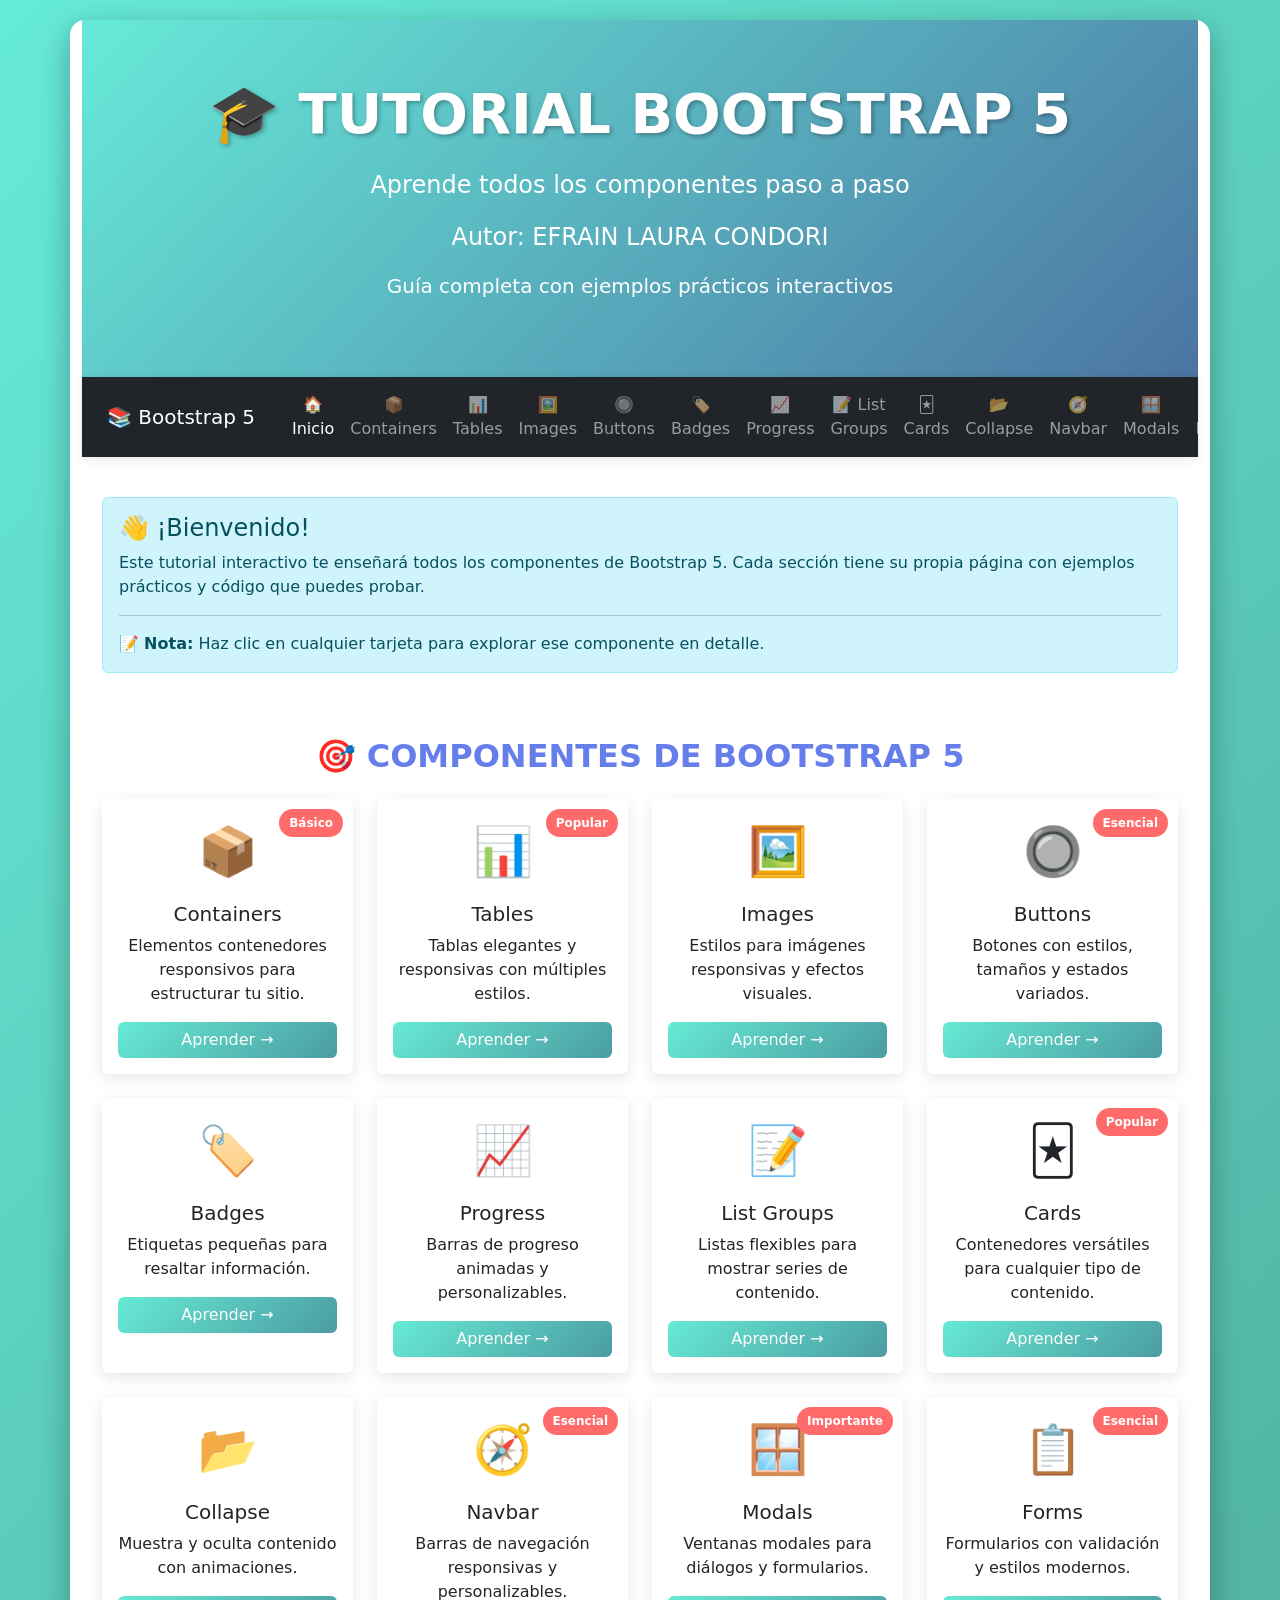
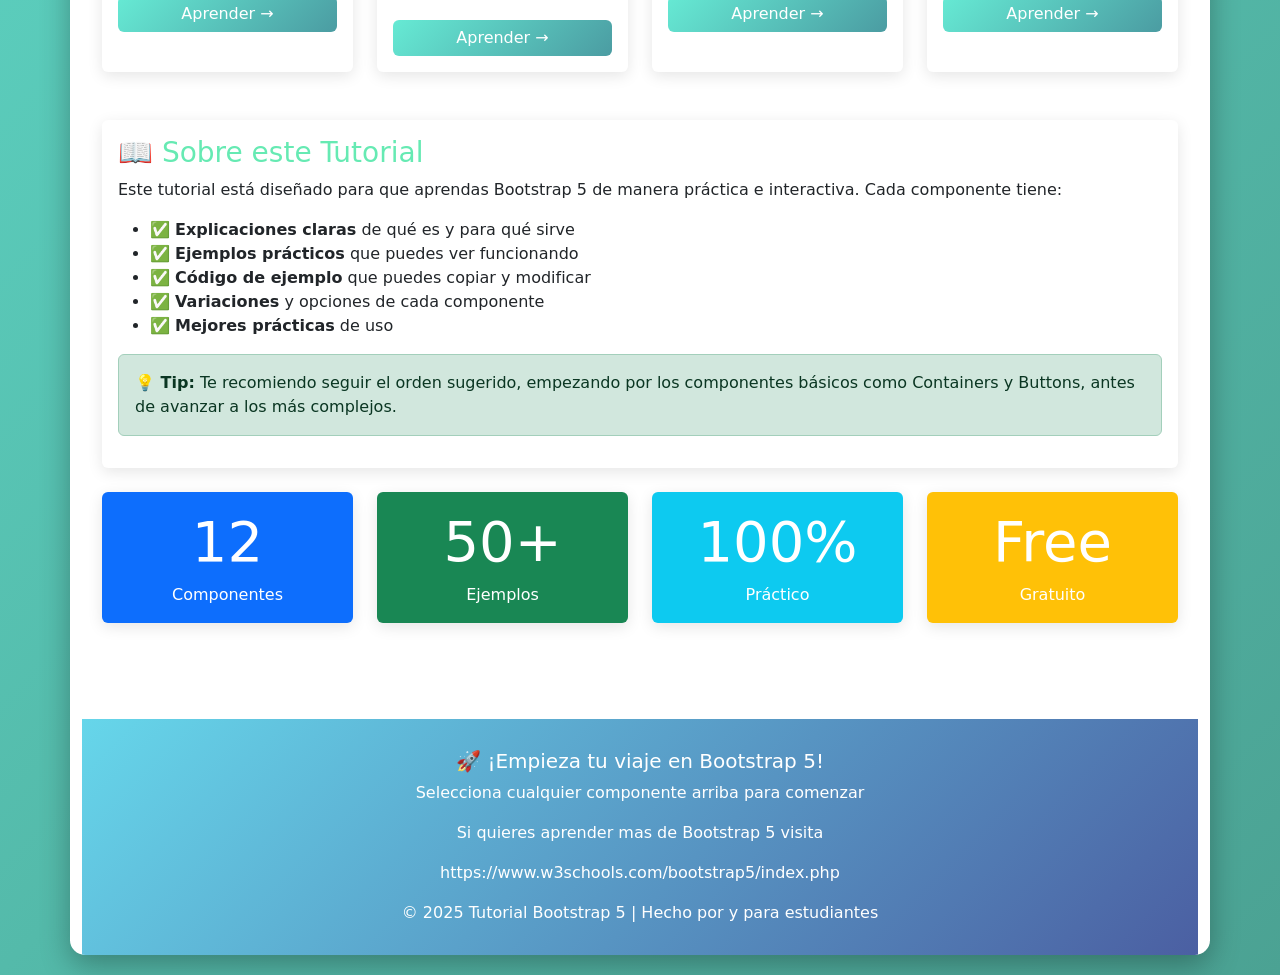
<file: index.html>
<!DOCTYPE html>
<html lang="es">

<head>
    <meta charset="UTF-8">
    <meta name="viewport" content="width=device-width, initial-scale=1.0">
    <title>Tutorial Bootstrap 5 - Índice</title>
    <link rel="stylesheet" href="css/bootstrap.css">

</head>

<body>
    <div class="container main-container">
        <!-- Banner -->
        <div class="banner">
            <h1>🎓 TUTORIAL BOOTSTRAP 5</h1>
            <p class="lead fs-4">Aprende todos los componentes paso a paso</p>
            <p class="lead fs-4"><b>Autor: EFRAIN LAURA CONDORI</b></p>
            <p class="fs-5">Guía completa con ejemplos prácticos interactivos</p>
        </div>

        <!-- Navbar -->
        <!-- Navbar Mejorado -->
        <nav class="navbar navbar-expand-lg navbar-dark bg-dark sticky-top">
            <div class="container-fluid">
                <button class="navbar-brand btn btn-link text-white text-decoration-none" type="button"
                    data-bs-toggle="offcanvas" data-bs-target="#offcanvasMenu">
                    📚 Bootstrap 5
                </button>
                <button class="navbar-toggler" type="button" data-bs-toggle="collapse" data-bs-target="#mainNav">
                    <span class="navbar-toggler-icon"></span>
                </button>
                <div class="collapse navbar-collapse" id="mainNav">
                    <ul class="navbar-nav mx-auto text-center">
                        <li class="nav-item">
                            <a class="nav-link active" href="index.html">🏠 Inicio</a>
                        </li>
                        <li class="nav-item">
                            <a class="nav-link" href="containers.html">📦 Containers</a>
                        </li>
                        <li class="nav-item">
                            <a class="nav-link" href="tables.html">📊 Tables</a>
                        </li>
                        <li class="nav-item">
                            <a class="nav-link" href="images.html">🖼️ Images</a>
                        </li>
                        <li class="nav-item">
                            <a class="nav-link" href="buttons.html">🔘 Buttons</a>
                        </li>
                        <li class="nav-item">
                            <a class="nav-link" href="badges.html">🏷️ Badges</a>
                        </li>
                        <li class="nav-item">
                            <a class="nav-link" href="progress.html">📈 Progress</a>
                        </li>
                        <li class="nav-item">
                            <a class="nav-link" href="list_groups.html">📝 List Groups</a>
                        </li>
                        <li class="nav-item">
                            <a class="nav-link" href="cards.html">🃏 Cards</a>
                        </li>
                        <li class="nav-item">
                            <a class="nav-link" href="collapse.html">📂 Collapse</a>
                        </li>
                        <li class="nav-item">
                            <a class="nav-link" href="navbar.html">🧭 Navbar</a>
                        </li>
                        <li class="nav-item">
                            <a class="nav-link" href="modals.html">🪟 Modals</a>
                        </li>
                        <li class="nav-item">
                            <a class="nav-link" href="forms.html">📋 Forms</a>
                        </li>
                        <li class="nav-item">
                            <a class="nav-link" href="#sobre">😎 Autor</a>
                        </li>
                    </ul>
                </div>
            </div>
        </nav>

        <!-- Offcanvas Menu -->
        <div class="offcanvas offcanvas-start" tabindex="-1" id="offcanvasMenu">
            <div class="offcanvas-header bg-dark text-white">
                <h5 class="offcanvas-title">📚 Índice de Componentes</h5>
                <button type="button" class="btn-close btn-close-white" data-bs-dismiss="offcanvas"></button>
            </div>
            <div class="offcanvas-body p-0">
                <div class="list-group list-group-flush">
                    <a href="index.html" class="list-group-item list-group-item-action active">
                        🏠 <strong>Inicio</strong>
                    </a>

                    <div class="list-group-item bg-light">
                        <small class="text-muted fw-bold">COMPONENTES BÁSICOS</small>
                    </div>

                    <a href="containers.html" class="list-group-item list-group-item-action">
                        📦 Containers
                        <span class="badge bg-primary rounded-pill float-end">Básico</span>
                    </a>

                    <a href="tables.html" class="list-group-item list-group-item-action">
                        📊 Tables
                        <span class="badge bg-success rounded-pill float-end">Popular</span>
                    </a>

                    <a href="images.html" class="list-group-item list-group-item-action">
                        🖼️ Images
                    </a>

                    <a href="buttons.html" class="list-group-item list-group-item-action">
                        🔘 Buttons
                        <span class="badge bg-danger rounded-pill float-end">Esencial</span>
                    </a>

                    <a href="badges.html" class="list-group-item list-group-item-action">
                        🏷️ Badges
                    </a>

                    <a href="progress.html" class="list-group-item list-group-item-action">
                        📈 Progress
                    </a>

                    <div class="list-group-item bg-light">
                        <small class="text-muted fw-bold">COMPONENTES AVANZADOS</small>
                    </div>

                    <a href="list_groups.html" class="list-group-item list-group-item-action">
                        📝 List Groups
                    </a>

                    <a href="cards.html" class="list-group-item list-group-item-action">
                        🃏 Cards
                        <span class="badge bg-success rounded-pill float-end">Popular</span>
                    </a>

                    <a href="collapse.html" class="list-group-item list-group-item-action">
                        📂 Collapse
                    </a>

                    <a href="navbar.html" class="list-group-item list-group-item-action">
                        🧭 Navbar
                        <span class="badge bg-danger rounded-pill float-end">Esencial</span>
                    </a>

                    <a href="modals.html" class="list-group-item list-group-item-action">
                        🪟 Modals
                        <span class="badge bg-warning rounded-pill float-end">Importante</span>
                    </a>

                    <a href="forms.html" class="list-group-item list-group-item-action">
                        📋 Forms
                        <span class="badge bg-danger rounded-pill float-end">Esencial</span>
                    </a>

                    <div class="list-group-item bg-light">
                        <small class="text-muted fw-bold">INFORMACIÓN</small>
                    </div>

                    <a href="#sobre" class="list-group-item list-group-item-action" data-bs-dismiss="offcanvas">
                        😎 Sobre el Autor
                    </a>
                </div>
            </div>
        </div>


        <!-- Contenido Principal -->
        <div class="section-content">
            <!-- Introducción -->
            <div class="row mb-5">
                <div class="col-12">
                    <div class="alert alert-info" role="alert">
                        <h4 class="alert-heading">👋 ¡Bienvenido!</h4>
                        <p>Este tutorial interactivo te enseñará todos los componentes de Bootstrap 5. Cada sección
                            tiene su propia página con ejemplos prácticos y código que puedes probar.</p>
                        <hr>
                        <p class="mb-0">📝 <strong>Nota:</strong> Haz clic en cualquier tarjeta para explorar ese
                            componente en detalle.</p>
                    </div>
                </div>
            </div>

            <!-- Tarjetas de Componentes -->
            <h2 class="text-center mb-4" id="componentes" style="color: #667eea; font-weight: bold;">
                🎯 COMPONENTES DE BOOTSTRAP 5
            </h2>

            <div class="row g-4">
                <!-- Containers -->
                <div class="col-md-4 col-lg-3">
                    <div class="card position-relative">
                        <span class="feature-badge">Básico</span>
                        <div class="card-body text-center">
                            <div class="card-icon">📦</div>
                            <h5 class="card-title">Containers</h5>
                            <p class="card-text">Elementos contenedores responsivos para estructurar tu sitio.</p>
                            <a href="containers.html" class="btn btn-learn w-100">Aprender →</a>
                        </div>
                    </div>
                </div>

                <!-- Tables -->
                <div class="col-md-4 col-lg-3">
                    <div class="card position-relative">
                        <span class="feature-badge">Popular</span>
                        <div class="card-body text-center">
                            <div class="card-icon">📊</div>
                            <h5 class="card-title">Tables</h5>
                            <p class="card-text">Tablas elegantes y responsivas con múltiples estilos.</p>
                            <a href="tables.html" class="btn btn-learn w-100">Aprender →</a>
                        </div>
                    </div>
                </div>

                <!-- Images -->
                <div class="col-md-4 col-lg-3">
                    <div class="card">
                        <div class="card-body text-center">
                            <div class="card-icon">🖼️</div>
                            <h5 class="card-title">Images</h5>
                            <p class="card-text">Estilos para imágenes responsivas y efectos visuales.</p>
                            <a href="images.html" class="btn btn-learn w-100">Aprender →</a>
                        </div>
                    </div>
                </div>

                <!-- Buttons -->
                <div class="col-md-4 col-lg-3">
                    <div class="card position-relative">
                        <span class="feature-badge">Esencial</span>
                        <div class="card-body text-center">
                            <div class="card-icon">🔘</div>
                            <h5 class="card-title">Buttons</h5>
                            <p class="card-text">Botones con estilos, tamaños y estados variados.</p>
                            <a href="buttons.html" class="btn btn-learn w-100">Aprender →</a>
                        </div>
                    </div>
                </div>

                <!-- Badges -->
                <div class="col-md-4 col-lg-3">
                    <div class="card">
                        <div class="card-body text-center">
                            <div class="card-icon">🏷️</div>
                            <h5 class="card-title">Badges</h5>
                            <p class="card-text">Etiquetas pequeñas para resaltar información.</p>
                            <a href="badges.html" class="btn btn-learn w-100">Aprender →</a>
                        </div>
                    </div>
                </div>

                <!-- Progress -->
                <div class="col-md-4 col-lg-3">
                    <div class="card">
                        <div class="card-body text-center">
                            <div class="card-icon">📈</div>
                            <h5 class="card-title">Progress</h5>
                            <p class="card-text">Barras de progreso animadas y personalizables.</p>
                            <a href="progress.html" class="btn btn-learn w-100">Aprender →</a>
                        </div>
                    </div>
                </div>

                <!-- List Groups -->
                <div class="col-md-4 col-lg-3">
                    <div class="card">
                        <div class="card-body text-center">
                            <div class="card-icon">📝</div>
                            <h5 class="card-title">List Groups</h5>
                            <p class="card-text">Listas flexibles para mostrar series de contenido.</p>
                            <a href="list_groups.html" class="btn btn-learn w-100">Aprender →</a>
                        </div>
                    </div>
                </div>

                <!-- Cards -->
                <div class="col-md-4 col-lg-3">
                    <div class="card position-relative">
                        <span class="feature-badge">Popular</span>
                        <div class="card-body text-center">
                            <div class="card-icon">🃏</div>
                            <h5 class="card-title">Cards</h5>
                            <p class="card-text">Contenedores versátiles para cualquier tipo de contenido.</p>
                            <a href="cards.html" class="btn btn-learn w-100">Aprender →</a>
                        </div>
                    </div>
                </div>

                <!-- Collapse -->
                <div class="col-md-4 col-lg-3">
                    <div class="card">
                        <div class="card-body text-center">
                            <div class="card-icon">📂</div>
                            <h5 class="card-title">Collapse</h5>
                            <p class="card-text">Muestra y oculta contenido con animaciones.</p>
                            <a href="collapse.html" class="btn btn-learn w-100">Aprender →</a>
                        </div>
                    </div>
                </div>

                <!-- Navbar -->
                <div class="col-md-4 col-lg-3">
                    <div class="card position-relative">
                        <span class="feature-badge">Esencial</span>
                        <div class="card-body text-center">
                            <div class="card-icon">🧭</div>
                            <h5 class="card-title">Navbar</h5>
                            <p class="card-text">Barras de navegación responsivas y personalizables.</p>
                            <a href="navbar.html" class="btn btn-learn w-100">Aprender →</a>
                        </div>
                    </div>
                </div>

                <!-- Modals -->
                <div class="col-md-4 col-lg-3">
                    <div class="card position-relative">
                        <span class="feature-badge">Importante</span>
                        <div class="card-body text-center">
                            <div class="card-icon">🪟</div>
                            <h5 class="card-title">Modals</h5>
                            <p class="card-text">Ventanas modales para diálogos y formularios.</p>
                            <a href="modals.html" class="btn btn-learn w-100">Aprender →</a>
                        </div>
                    </div>
                </div>

                <!-- Forms -->
                <div class="col-md-4 col-lg-3">
                    <div class="card position-relative">
                        <span class="feature-badge">Esencial</span>
                        <div class="card-body text-center">
                            <div class="card-icon">📋</div>
                            <h5 class="card-title">Forms</h5>
                            <p class="card-text">Formularios con validación y estilos modernos.</p>
                            <a href="forms.html" class="btn btn-learn w-100">Aprender →</a>
                        </div>
                    </div>
                </div>
            </div>

            <!-- Sección Sobre el Tutorial -->
            <div class="row mt-5" id="sobre">
                <div class="col-12">
                    <div class="card">
                        <div class="card-body">
                            <h3 class="card-title" style="color: #66eab3;">📖 Sobre este Tutorial</h3>
                            <p class="card-text">Este tutorial está diseñado para que aprendas Bootstrap 5 de manera
                                práctica e interactiva. Cada componente tiene:</p>
                            <ul>
                                <li>✅ <strong>Explicaciones claras</strong> de qué es y para qué sirve</li>
                                <li>✅ <strong>Ejemplos prácticos</strong> que puedes ver funcionando</li>
                                <li>✅ <strong>Código de ejemplo</strong> que puedes copiar y modificar</li>
                                <li>✅ <strong>Variaciones</strong> y opciones de cada componente</li>
                                <li>✅ <strong>Mejores prácticas</strong> de uso</li>
                            </ul>
                            <div class="alert alert-success mt-3">
                                <strong>💡 Tip:</strong> Te recomiendo seguir el orden sugerido, empezando por los
                                componentes básicos como Containers y Buttons, antes de avanzar a los más complejos.
                            </div>
                        </div>
                    </div>
                </div>
            </div>

            <!-- Estadísticas -->
            <div class="row mt-4">
                <div class="col-md-3 mb-3">
                    <div class="card text-center bg-primary text-white">
                        <div class="card-body">
                            <h2 class="display-4">12</h2>
                            <p class="card-text">Componentes</p>
                        </div>
                    </div>
                </div>
                <div class="col-md-3 mb-3">
                    <div class="card text-center bg-success text-white">
                        <div class="card-body">
                            <h2 class="display-4">50+</h2>
                            <p class="card-text">Ejemplos</p>
                        </div>
                    </div>
                </div>
                <div class="col-md-3 mb-3">
                    <div class="card text-center bg-info text-white">
                        <div class="card-body">
                            <h2 class="display-4">100%</h2>
                            <p class="card-text">Práctico</p>
                        </div>
                    </div>
                </div>
                <div class="col-md-3 mb-3">
                    <div class="card text-center bg-warning text-white">
                        <div class="card-body">
                            <h2 class="display-4">Free</h2>
                            <p class="card-text">Gratuito</p>
                        </div>
                    </div>
                </div>
            </div>
        </div>

        <!-- Footer -->
        <div class="footer">
            <h5>🚀 ¡Empieza tu viaje en Bootstrap 5!</h5>
            <p>Selecciona cualquier componente arriba para comenzar</p>
            <p>Si quieres aprender mas de Bootstrap 5 visita</p>
            <p> https://www.w3schools.com/bootstrap5/index.php</p>
            <p class="mb-0">© 2025 Tutorial Bootstrap 5 | Hecho por y para estudiantes</p>
        </div>
    </div>

    <script src="js/bootstrap.bundle.min.js"></script>

</html>
</file>
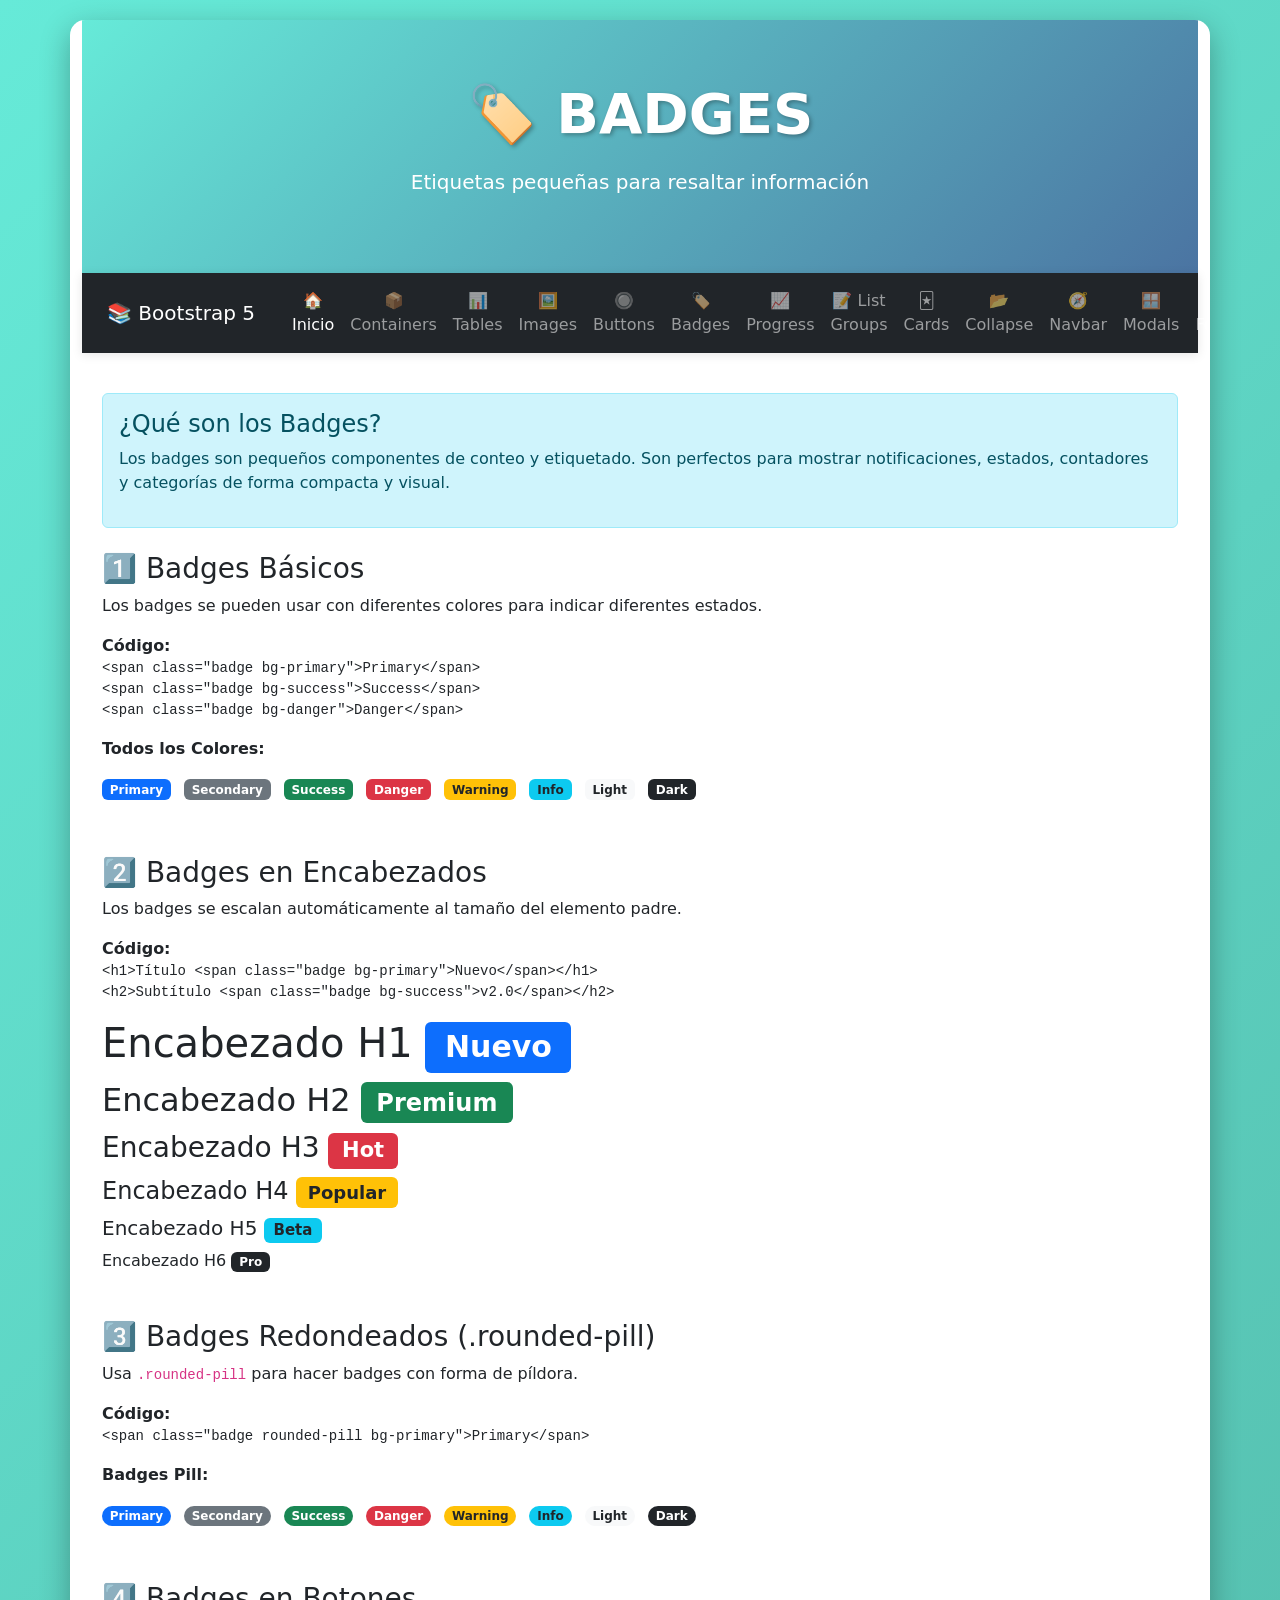
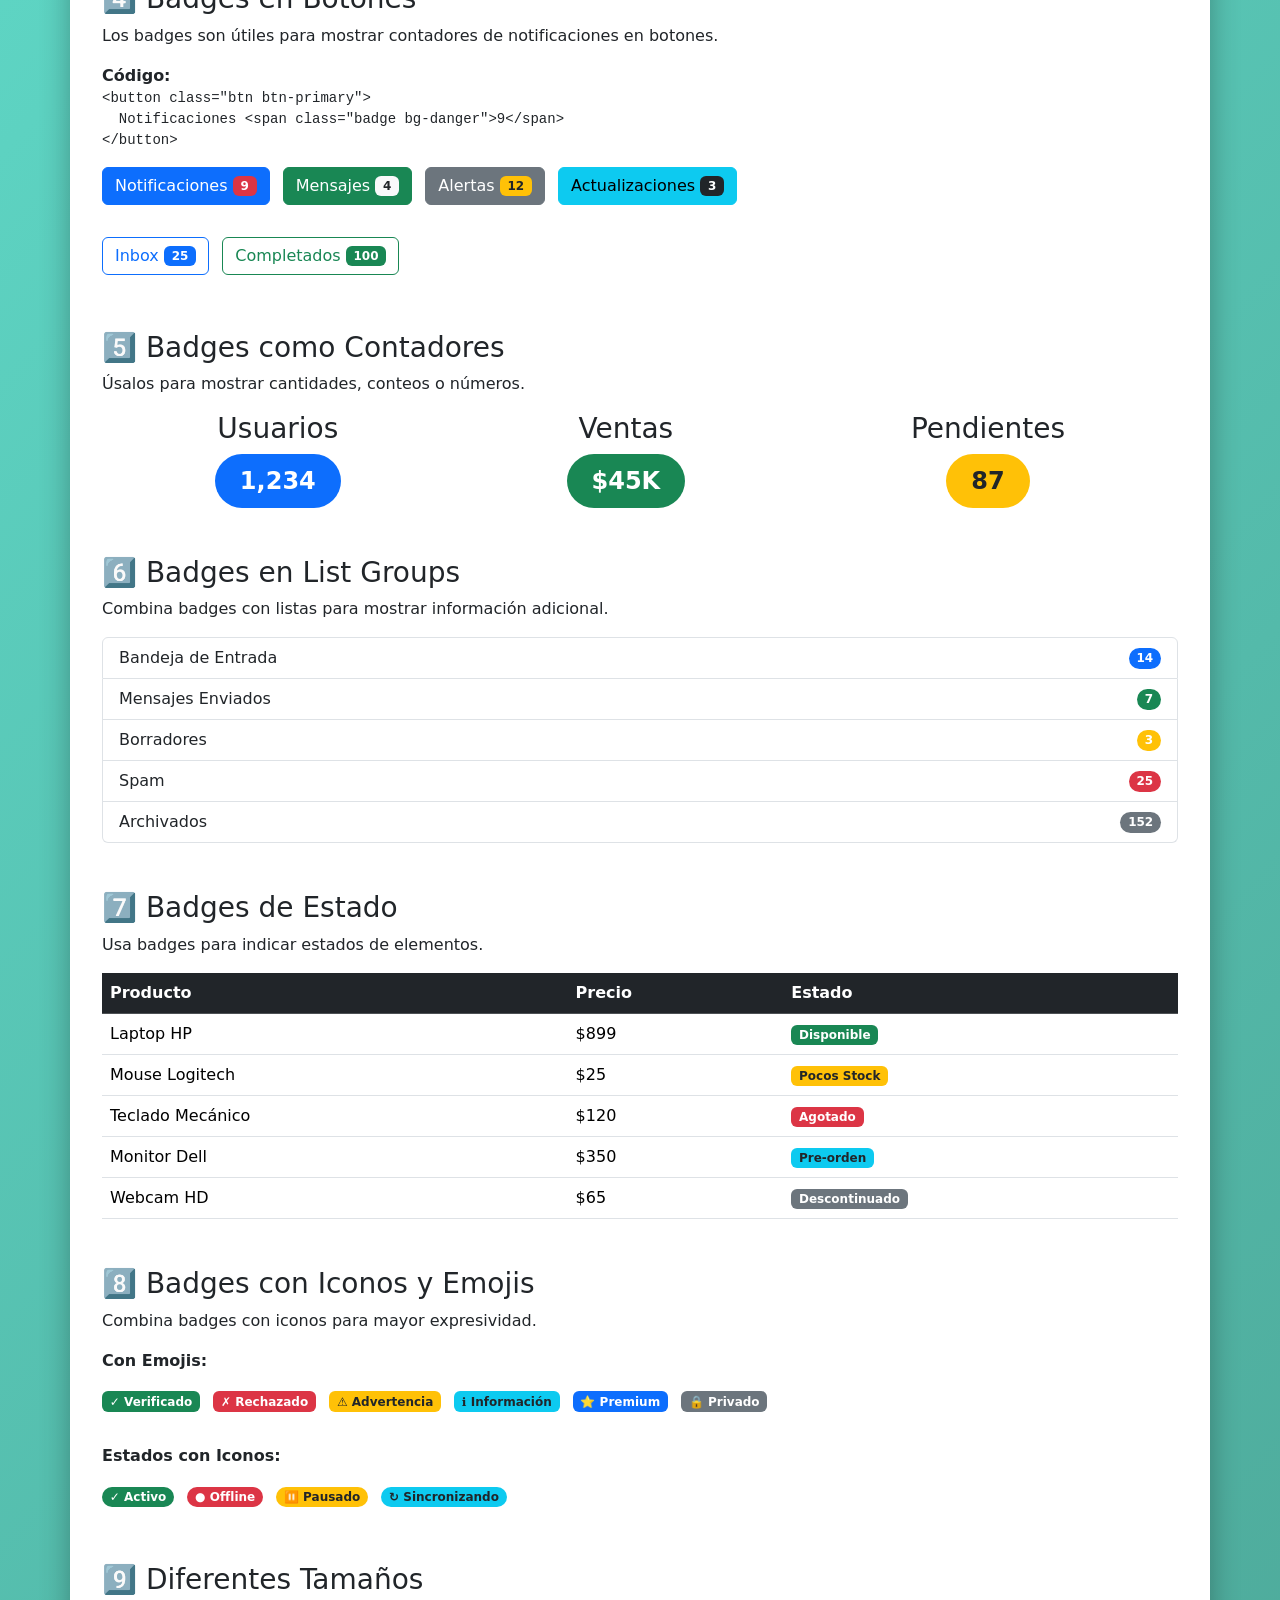
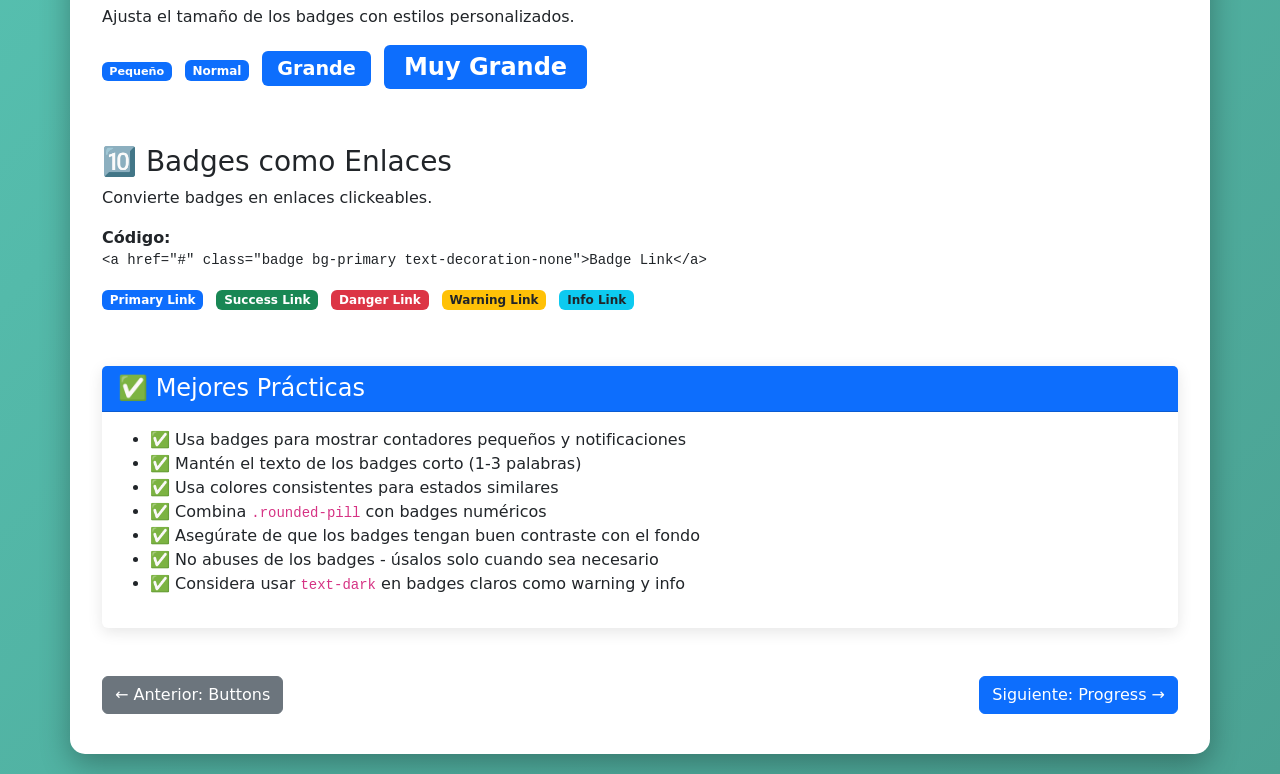
<file: badges.html>
<!DOCTYPE html>
<html lang="es">

<head>
    <meta charset="UTF-8">
    <meta name="viewport" content="width=device-width, initial-scale=1.0">
    <title>Badges - Bootstrap 5</title>
    <link rel="stylesheet" href="css/bootstrap.css">
</head>

<body>
    <div class="container main-container">
        <!-- Banner -->
        <div class="banner">
            <h1>🏷️ BADGES</h1>
            <p class="lead">Etiquetas pequeñas para resaltar información</p>
        </div>

        <!-- Navbar -->
        <nav class="navbar navbar-expand-lg navbar-dark bg-dark sticky-top">
            <div class="container-fluid">
                <button class="navbar-brand btn btn-link text-white text-decoration-none" type="button"
                    data-bs-toggle="offcanvas" data-bs-target="#offcanvasMenu">
                    📚 Bootstrap 5
                </button>
                <button class="navbar-toggler" type="button" data-bs-toggle="collapse" data-bs-target="#mainNav">
                    <span class="navbar-toggler-icon"></span>
                </button>
                <div class="collapse navbar-collapse" id="mainNav">
                    <ul class="navbar-nav mx-auto text-center">
                        <li class="nav-item">
                            <a class="nav-link active" href="index.html">🏠 Inicio</a>
                        </li>
                        <li class="nav-item">
                            <a class="nav-link" href="containers.html">📦 Containers</a>
                        </li>
                        <li class="nav-item">
                            <a class="nav-link" href="tables.html">📊 Tables</a>
                        </li>
                        <li class="nav-item">
                            <a class="nav-link" href="images.html">🖼️ Images</a>
                        </li>
                        <li class="nav-item">
                            <a class="nav-link" href="buttons.html">🔘 Buttons</a>
                        </li>
                        <li class="nav-item">
                            <a class="nav-link" href="badges.html">🏷️ Badges</a>
                        </li>
                        <li class="nav-item">
                            <a class="nav-link" href="progress.html">📈 Progress</a>
                        </li>
                        <li class="nav-item">
                            <a class="nav-link" href="list_groups.html">📝 List Groups</a>
                        </li>
                        <li class="nav-item">
                            <a class="nav-link" href="cards.html">🃏 Cards</a>
                        </li>
                        <li class="nav-item">
                            <a class="nav-link" href="collapse.html">📂 Collapse</a>
                        </li>
                        <li class="nav-item">
                            <a class="nav-link" href="navbar.html">🧭 Navbar</a>
                        </li>
                        <li class="nav-item">
                            <a class="nav-link" href="modals.html">🪟 Modals</a>
                        </li>
                        <li class="nav-item">
                            <a class="nav-link" href="forms.html">📋 Forms</a>
                        </li>
                        <li class="nav-item">
                            <a class="nav-link" href="#sobre">😎 Autor</a>
                        </li>
                    </ul>
                </div>
            </div>
        </nav>

        <!-- offcanvas -->
        <div class="offcanvas offcanvas-start" tabindex="-1" id="offcanvasMenu">
            <div class="offcanvas-header bg-dark text-white">
                <h5 class="offcanvas-title">📚 Índice de Componentes</h5>
                <button type="button" class="btn-close btn-close-white" data-bs-dismiss="offcanvas"></button>
            </div>
            <div class="offcanvas-body p-0">
                <div class="list-group list-group-flush">
                    <a href="index.html" class="list-group-item list-group-item-action active">
                        🏠 <strong>Inicio</strong>
                    </a>

                    <div class="list-group-item bg-light">
                        <small class="text-muted fw-bold">COMPONENTES BÁSICOS</small>
                    </div>

                    <a href="containers.html" class="list-group-item list-group-item-action">
                        📦 Containers
                        <span class="badge bg-primary rounded-pill float-end">Básico</span>
                    </a>

                    <a href="tables.html" class="list-group-item list-group-item-action">
                        📊 Tables
                        <span class="badge bg-success rounded-pill float-end">Popular</span>
                    </a>

                    <a href="images.html" class="list-group-item list-group-item-action">
                        🖼️ Images
                    </a>

                    <a href="buttons.html" class="list-group-item list-group-item-action">
                        🔘 Buttons
                        <span class="badge bg-danger rounded-pill float-end">Esencial</span>
                    </a>

                    <a href="badges.html" class="list-group-item list-group-item-action">
                        🏷️ Badges
                    </a>

                    <a href="progress.html" class="list-group-item list-group-item-action">
                        📈 Progress
                    </a>

                    <div class="list-group-item bg-light">
                        <small class="text-muted fw-bold">COMPONENTES AVANZADOS</small>
                    </div>

                    <a href="list_groups.html" class="list-group-item list-group-item-action">
                        📝 List Groups
                    </a>

                    <a href="cards.html" class="list-group-item list-group-item-action">
                        🃏 Cards
                        <span class="badge bg-success rounded-pill float-end">Popular</span>
                    </a>

                    <a href="collapse.html" class="list-group-item list-group-item-action">
                        📂 Collapse
                    </a>

                    <a href="navbar.html" class="list-group-item list-group-item-action">
                        🧭 Navbar
                        <span class="badge bg-danger rounded-pill float-end">Esencial</span>
                    </a>

                    <a href="modals.html" class="list-group-item list-group-item-action">
                        🪟 Modals
                        <span class="badge bg-warning rounded-pill float-end">Importante</span>
                    </a>

                    <a href="forms.html" class="list-group-item list-group-item-action">
                        📋 Forms
                        <span class="badge bg-danger rounded-pill float-end">Esencial</span>
                    </a>

                    <div class="list-group-item bg-light">
                        <small class="text-muted fw-bold">INFORMACIÓN</small>
                    </div>

                    <a href="#sobre" class="list-group-item list-group-item-action" data-bs-dismiss="offcanvas">
                        😎 Sobre el Autor
                    </a>
                </div>
            </div>
        </div>

        <!-- Contenido -->
        <div class="section-content">
            <!-- Introducción -->
            <div class="alert alert-info">
                <h4>¿Qué son los Badges?</h4>
                <p>Los badges son pequeños componentes de conteo y etiquetado. Son perfectos para mostrar
                    notificaciones, estados, contadores y categorías de forma compacta y visual.</p>
            </div>

            <!-- Badges Básicos -->
            <h3 class="mt-4">1️⃣ Badges Básicos</h3>
            <p>Los badges se pueden usar con diferentes colores para indicar diferentes estados.</p>

            <div class="code-example">
                <strong>Código:</strong>
                <pre><code>&lt;span class="badge bg-primary"&gt;Primary&lt;/span&gt;
&lt;span class="badge bg-success"&gt;Success&lt;/span&gt;
&lt;span class="badge bg-danger"&gt;Danger&lt;/span&gt;</code></pre>
            </div>

            <div class="example-box">
                <strong>Todos los Colores:</strong>
                <div class="mt-3">
                    <span class="badge bg-primary me-2 mb-2">Primary</span>
                    <span class="badge bg-secondary me-2 mb-2">Secondary</span>
                    <span class="badge bg-success me-2 mb-2">Success</span>
                    <span class="badge bg-danger me-2 mb-2">Danger</span>
                    <span class="badge bg-warning text-dark me-2 mb-2">Warning</span>
                    <span class="badge bg-info text-dark me-2 mb-2">Info</span>
                    <span class="badge bg-light text-dark me-2 mb-2">Light</span>
                    <span class="badge bg-dark me-2 mb-2">Dark</span>
                </div>
            </div>

            <!-- Badges en Encabezados -->
            <h3 class="mt-5">2️⃣ Badges en Encabezados</h3>
            <p>Los badges se escalan automáticamente al tamaño del elemento padre.</p>

            <div class="code-example">
                <strong>Código:</strong>
                <pre><code>&lt;h1&gt;Título &lt;span class="badge bg-primary"&gt;Nuevo&lt;/span&gt;&lt;/h1&gt;
&lt;h2&gt;Subtítulo &lt;span class="badge bg-success"&gt;v2.0&lt;/span&gt;&lt;/h2&gt;</code></pre>
            </div>

            <div class="example-box">
                <h1>Encabezado H1 <span class="badge bg-primary">Nuevo</span></h1>
                <h2>Encabezado H2 <span class="badge bg-success">Premium</span></h2>
                <h3>Encabezado H3 <span class="badge bg-danger">Hot</span></h3>
                <h4>Encabezado H4 <span class="badge bg-warning text-dark">Popular</span></h4>
                <h5>Encabezado H5 <span class="badge bg-info text-dark">Beta</span></h5>
                <h6>Encabezado H6 <span class="badge bg-dark">Pro</span></h6>
            </div>

            <!-- Badges Pill -->
            <h3 class="mt-5">3️⃣ Badges Redondeados (.rounded-pill)</h3>
            <p>Usa <code>.rounded-pill</code> para hacer badges con forma de píldora.</p>

            <div class="code-example">
                <strong>Código:</strong>
                <pre><code>&lt;span class="badge rounded-pill bg-primary"&gt;Primary&lt;/span&gt;</code></pre>
            </div>

            <div class="example-box">
                <strong>Badges Pill:</strong>
                <div class="mt-3">
                    <span class="badge rounded-pill bg-primary me-2 mb-2">Primary</span>
                    <span class="badge rounded-pill bg-secondary me-2 mb-2">Secondary</span>
                    <span class="badge rounded-pill bg-success me-2 mb-2">Success</span>
                    <span class="badge rounded-pill bg-danger me-2 mb-2">Danger</span>
                    <span class="badge rounded-pill bg-warning text-dark me-2 mb-2">Warning</span>
                    <span class="badge rounded-pill bg-info text-dark me-2 mb-2">Info</span>
                    <span class="badge rounded-pill bg-light text-dark me-2 mb-2">Light</span>
                    <span class="badge rounded-pill bg-dark me-2 mb-2">Dark</span>
                </div>
            </div>

            <!-- Badges en Botones -->
            <h3 class="mt-5">4️⃣ Badges en Botones</h3>
            <p>Los badges son útiles para mostrar contadores de notificaciones en botones.</p>

            <div class="code-example">
                <strong>Código:</strong>
                <pre><code>&lt;button class="btn btn-primary"&gt;
  Notificaciones &lt;span class="badge bg-danger"&gt;9&lt;/span&gt;
&lt;/button&gt;</code></pre>
            </div>

            <div class="example-box">
                <button class="btn btn-primary me-2 mb-2">
                    Notificaciones <span class="badge bg-danger">9</span>
                </button>
                <button class="btn btn-success me-2 mb-2">
                    Mensajes <span class="badge bg-light text-dark">4</span>
                </button>
                <button class="btn btn-secondary me-2 mb-2">
                    Alertas <span class="badge bg-warning text-dark">12</span>
                </button>
                <button class="btn btn-info me-2 mb-2">
                    Actualizaciones <span class="badge bg-dark">3</span>
                </button>

                <br><br>

                <button class="btn btn-outline-primary me-2 mb-2">
                    Inbox <span class="badge bg-primary">25</span>
                </button>
                <button class="btn btn-outline-success me-2 mb-2">
                    Completados <span class="badge bg-success">100</span>
                </button>
            </div>

            <!-- Badges como Contador -->
            <h3 class="mt-5">5️⃣ Badges como Contadores</h3>
            <p>Úsalos para mostrar cantidades, conteos o números.</p>

            <div class="example-box">
                <div class="d-flex justify-content-around mt-3">
                    <div class="text-center">
                        <h3>Usuarios</h3>
                        <span class="badge rounded-pill bg-primary"
                            style="font-size: 1.5rem; padding: 15px 25px;">1,234</span>
                    </div>
                    <div class="text-center">
                        <h3>Ventas</h3>
                        <span class="badge rounded-pill bg-success"
                            style="font-size: 1.5rem; padding: 15px 25px;">$45K</span>
                    </div>
                    <div class="text-center">
                        <h3>Pendientes</h3>
                        <span class="badge rounded-pill bg-warning text-dark"
                            style="font-size: 1.5rem; padding: 15px 25px;">87</span>
                    </div>
                </div>
            </div>

            <!-- Badges en Listas -->
            <h3 class="mt-5">6️⃣ Badges en List Groups</h3>
            <p>Combina badges con listas para mostrar información adicional.</p>

            <div class="example-box">
                <ul class="list-group">
                    <li class="list-group-item d-flex justify-content-between align-items-center">
                        Bandeja de Entrada
                        <span class="badge bg-primary rounded-pill">14</span>
                    </li>
                    <li class="list-group-item d-flex justify-content-between align-items-center">
                        Mensajes Enviados
                        <span class="badge bg-success rounded-pill">7</span>
                    </li>
                    <li class="list-group-item d-flex justify-content-between align-items-center">
                        Borradores
                        <span class="badge bg-warning rounded-pill">3</span>
                    </li>
                    <li class="list-group-item d-flex justify-content-between align-items-center">
                        Spam
                        <span class="badge bg-danger rounded-pill">25</span>
                    </li>
                    <li class="list-group-item d-flex justify-content-between align-items-center">
                        Archivados
                        <span class="badge bg-secondary rounded-pill">152</span>
                    </li>
                </ul>
            </div>

            <!-- Badges de Estado -->
            <h3 class="mt-5">7️⃣ Badges de Estado</h3>
            <p>Usa badges para indicar estados de elementos.</p>

            <div class="example-box">
                <table class="table">
                    <thead class="table-dark">
                        <tr>
                            <th>Producto</th>
                            <th>Precio</th>
                            <th>Estado</th>
                        </tr>
                    </thead>
                    <tbody>
                        <tr>
                            <td>Laptop HP</td>
                            <td>$899</td>
                            <td><span class="badge bg-success">Disponible</span></td>
                        </tr>
                        <tr>
                            <td>Mouse Logitech</td>
                            <td>$25</td>
                            <td><span class="badge bg-warning text-dark">Pocos Stock</span></td>
                        </tr>
                        <tr>
                            <td>Teclado Mecánico</td>
                            <td>$120</td>
                            <td><span class="badge bg-danger">Agotado</span></td>
                        </tr>
                        <tr>
                            <td>Monitor Dell</td>
                            <td>$350</td>
                            <td><span class="badge bg-info text-dark">Pre-orden</span></td>
                        </tr>
                        <tr>
                            <td>Webcam HD</td>
                            <td>$65</td>
                            <td><span class="badge bg-secondary">Descontinuado</span></td>
                        </tr>
                    </tbody>
                </table>
            </div>

            <!-- Badges con Iconos -->
            <h3 class="mt-5">8️⃣ Badges con Iconos y Emojis</h3>
            <p>Combina badges con iconos para mayor expresividad.</p>

            <div class="example-box">
                <strong>Con Emojis:</strong>
                <div class="mt-3 mb-4">
                    <span class="badge bg-success me-2 mb-2">✓ Verificado</span>
                    <span class="badge bg-danger me-2 mb-2">✗ Rechazado</span>
                    <span class="badge bg-warning text-dark me-2 mb-2">⚠ Advertencia</span>
                    <span class="badge bg-info text-dark me-2 mb-2">ℹ Información</span>
                    <span class="badge bg-primary me-2 mb-2">⭐ Premium</span>
                    <span class="badge bg-secondary me-2 mb-2">🔒 Privado</span>
                </div>

                <strong>Estados con Iconos:</strong>
                <div class="mt-3">
                    <span class="badge rounded-pill bg-success me-2 mb-2">✓ Activo</span>
                    <span class="badge rounded-pill bg-danger me-2 mb-2">● Offline</span>
                    <span class="badge rounded-pill bg-warning text-dark me-2 mb-2">⏸ Pausado</span>
                    <span class="badge rounded-pill bg-info text-dark me-2 mb-2">↻ Sincronizando</span>
                </div>
            </div>

            <!-- Badges de Tamaño -->
            <h3 class="mt-5">9️⃣ Diferentes Tamaños</h3>
            <p>Ajusta el tamaño de los badges con estilos personalizados.</p>

            <div class="example-box">
                <span class="badge bg-primary me-2 mb-2" style="font-size: 0.7rem;">Pequeño</span>
                <span class="badge bg-primary me-2 mb-2">Normal</span>
                <span class="badge bg-primary me-2 mb-2" style="font-size: 1.2rem; padding: 8px 15px;">Grande</span>
                <span class="badge bg-primary me-2 mb-2" style="font-size: 1.5rem; padding: 10px 20px;">Muy
                    Grande</span>
            </div>

            <!-- Badges Interactivos -->
            <h3 class="mt-5">🔟 Badges como Enlaces</h3>
            <p>Convierte badges en enlaces clickeables.</p>

            <div class="code-example">
                <strong>Código:</strong>
                <pre><code>&lt;a href="#" class="badge bg-primary text-decoration-none"&gt;Badge Link&lt;/a&gt;</code></pre>
            </div>

            <div class="example-box">
                <a href="#" class="badge bg-primary text-decoration-none me-2 mb-2">Primary Link</a>
                <a href="#" class="badge bg-success text-decoration-none me-2 mb-2">Success Link</a>
                <a href="#" class="badge bg-danger text-decoration-none me-2 mb-2">Danger Link</a>
                <a href="#" class="badge bg-warning text-dark text-decoration-none me-2 mb-2">Warning Link</a>
                <a href="#" class="badge bg-info text-dark text-decoration-none me-2 mb-2">Info Link</a>
            </div>

            <!-- Mejores Prácticas -->
            <div class="card mt-5">
                <div class="card-header bg-primary text-white">
                    <h4 class="mb-0">✅ Mejores Prácticas</h4>
                </div>
                <div class="card-body">
                    <ul>
                        <li>✅ Usa badges para mostrar contadores pequeños y notificaciones</li>
                        <li>✅ Mantén el texto de los badges corto (1-3 palabras)</li>
                        <li>✅ Usa colores consistentes para estados similares</li>
                        <li>✅ Combina <code>.rounded-pill</code> con badges numéricos</li>
                        <li>✅ Asegúrate de que los badges tengan buen contraste con el fondo</li>
                        <li>✅ No abuses de los badges - úsalos solo cuando sea necesario</li>
                        <li>✅ Considera usar <code>text-dark</code> en badges claros como warning y info</li>
                    </ul>
                </div>
            </div>

            <!-- Navegación -->
            <div class="d-flex justify-content-between mt-5">
                <a href="buttons.html" class="btn btn-secondary">← Anterior: Buttons</a>
                <a href="progress.html" class="btn btn-primary">Siguiente: Progress →</a>
            </div>
        </div>
    </div>

    <script src="js/bootstrap.bundle.min.js"></script>
</body>

</html>
</file>
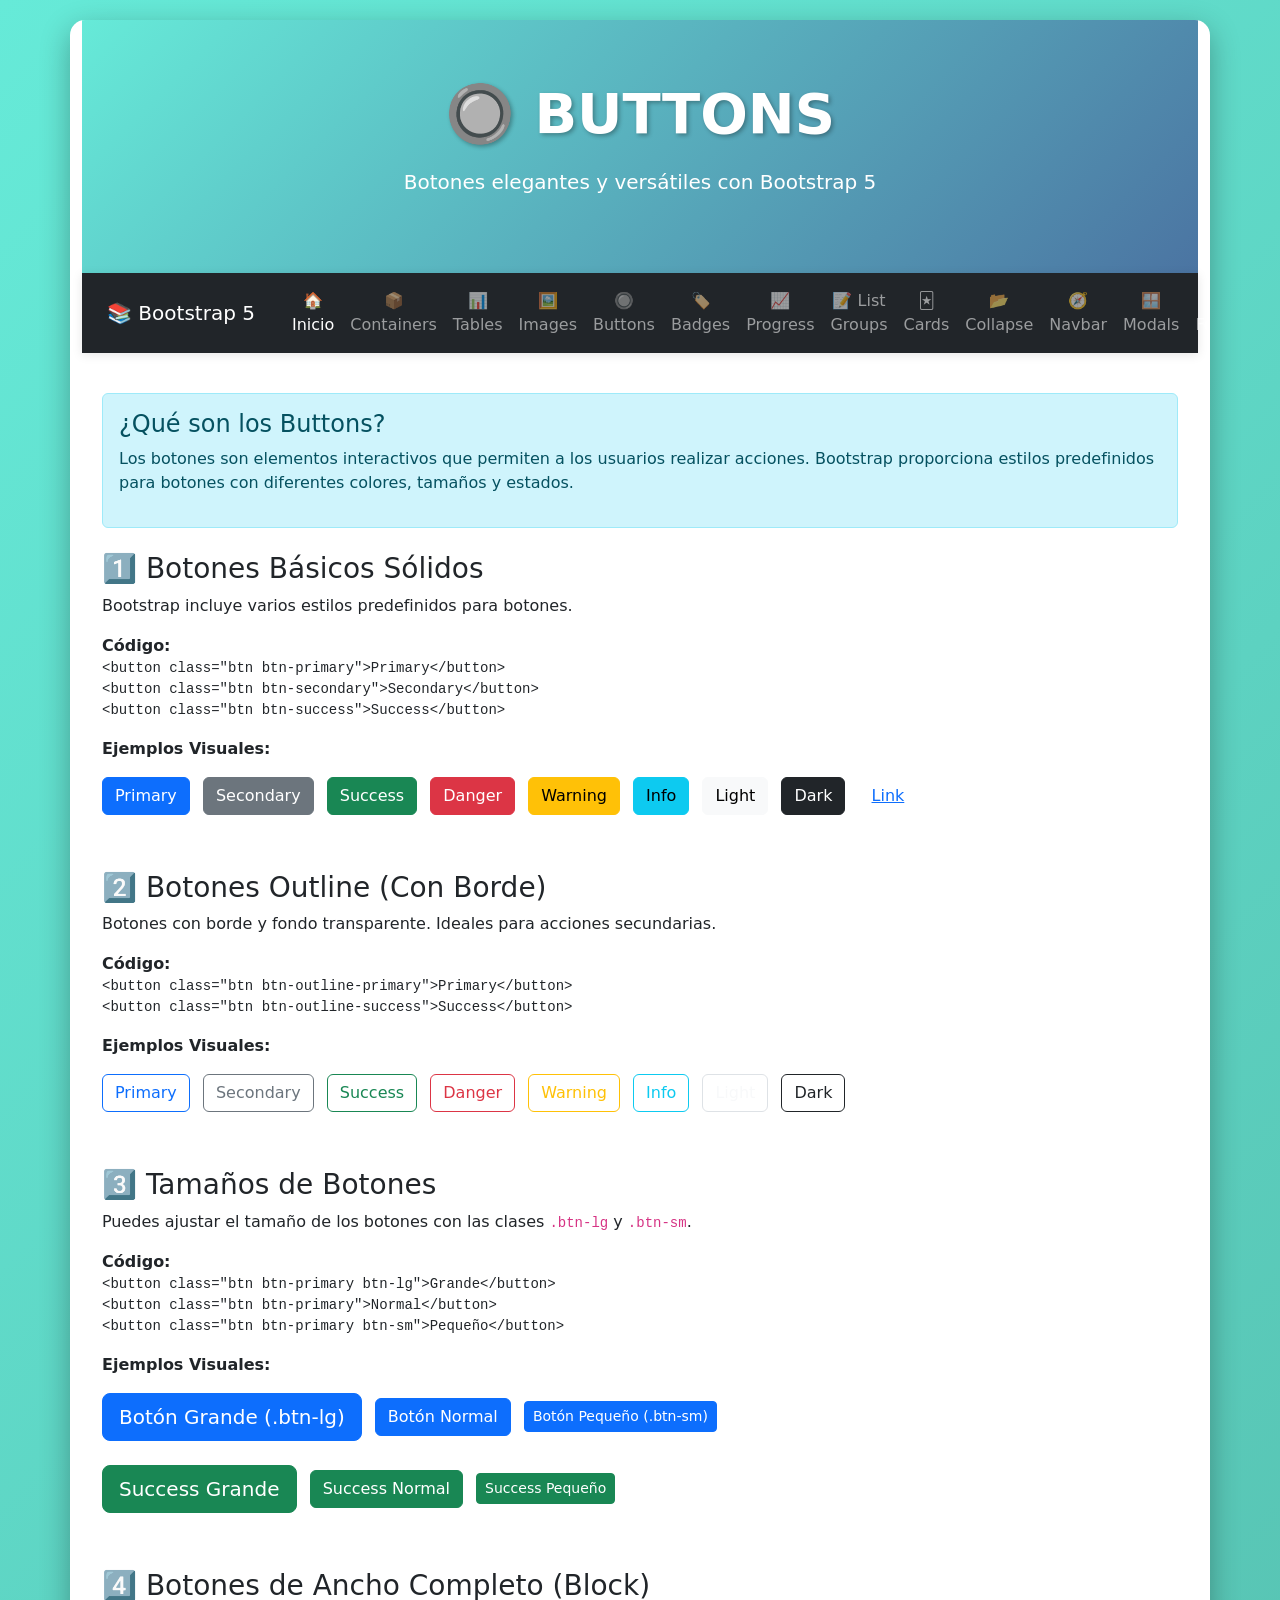
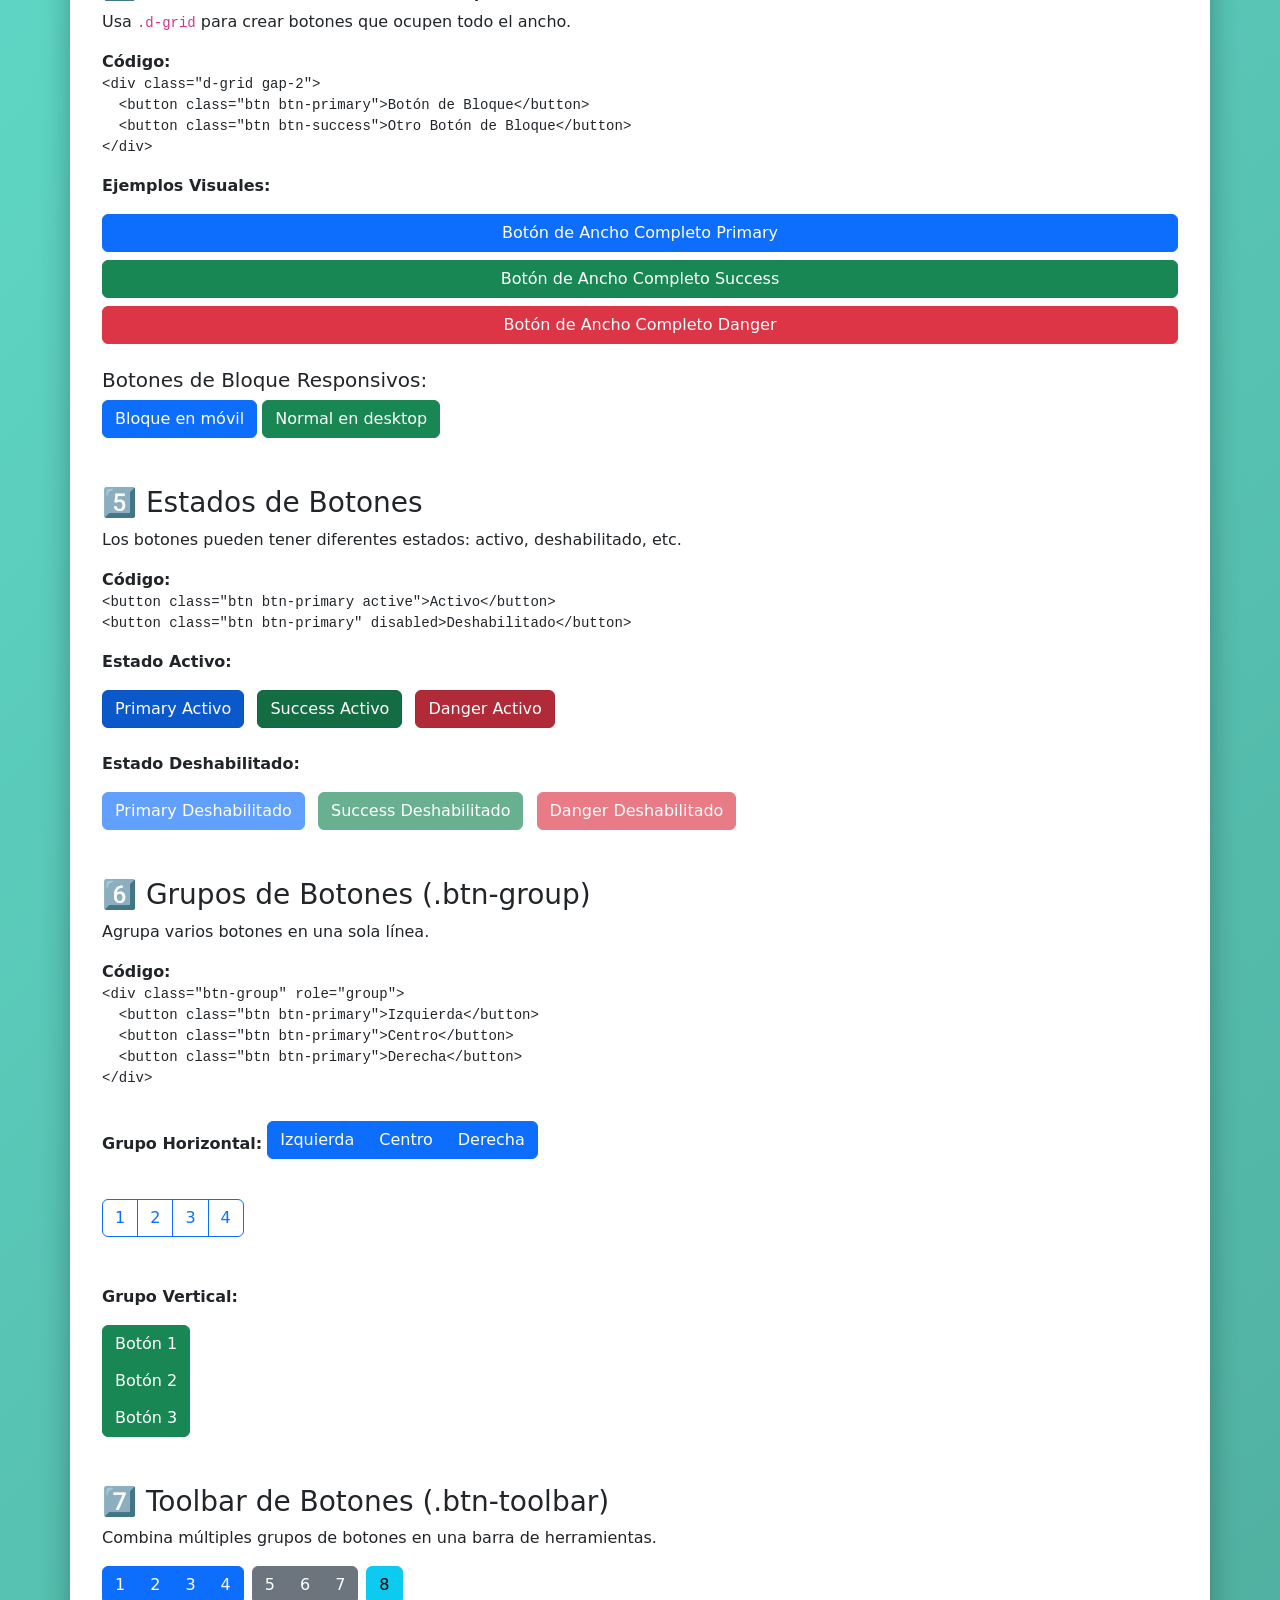
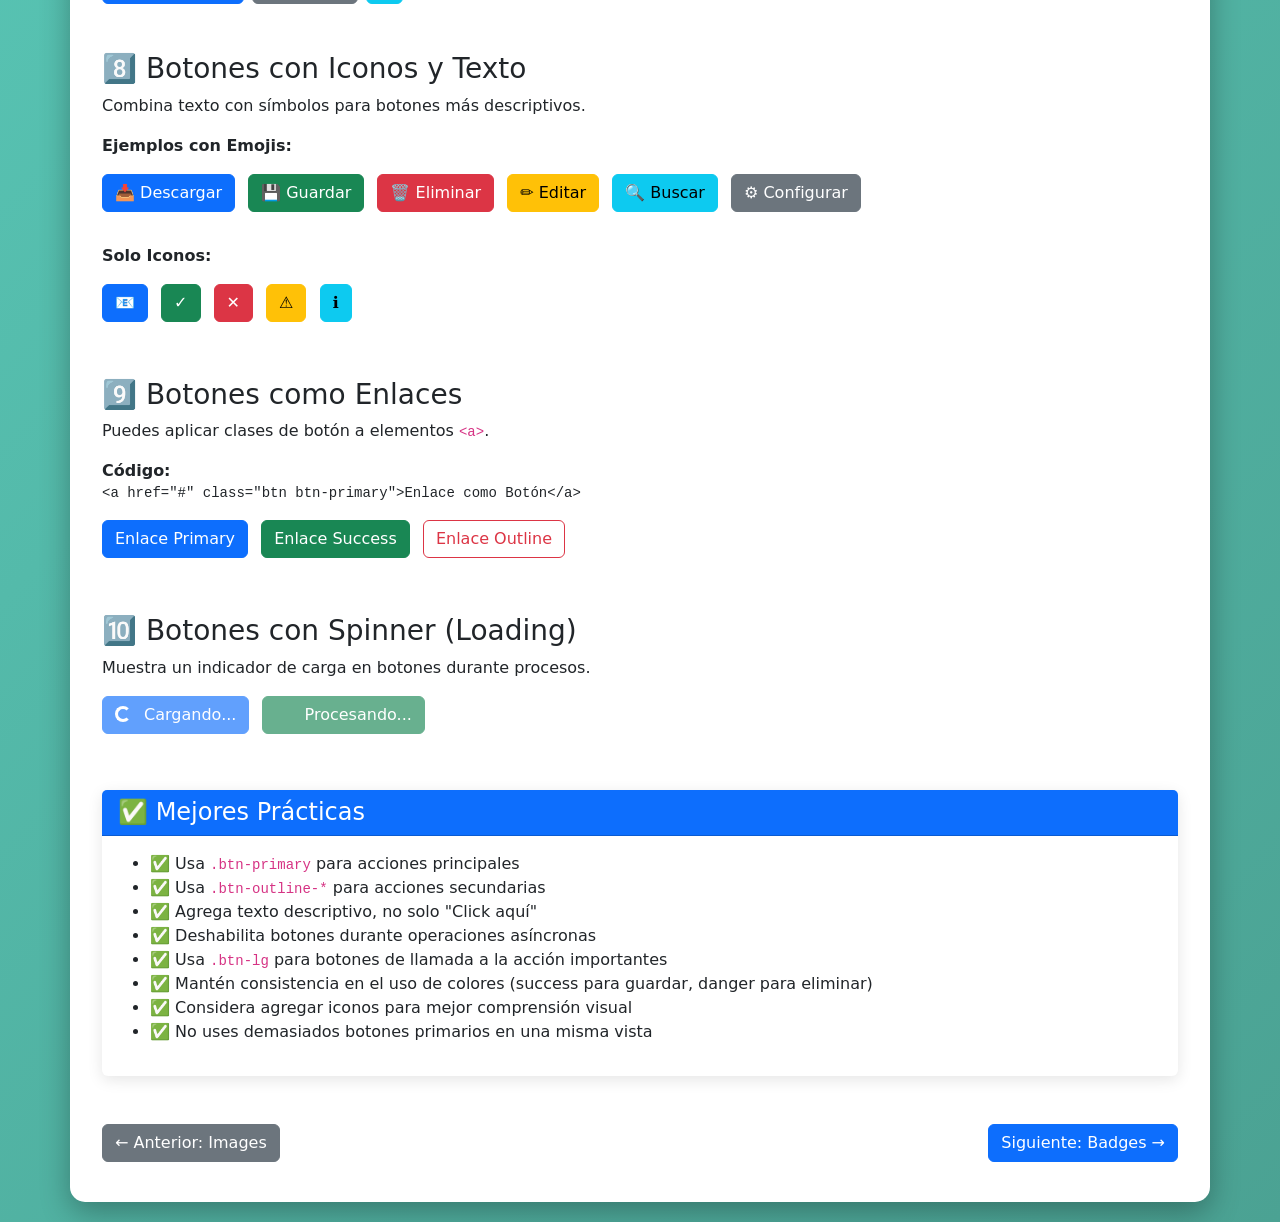
<file: buttons.html>
<!DOCTYPE html>
<html lang="es">

<head>
    <meta charset="UTF-8">
    <meta name="viewport" content="width=device-width, initial-scale=1.0">
    <title>Buttons - Bootstrap 5</title>
     <link rel="stylesheet" href="css/bootstrap.css">
</head>

<body>
    <div class="container main-container">
        <!-- Banner -->
        <div class="banner">
            <h1>🔘 BUTTONS</h1>
            <p class="lead">Botones elegantes y versátiles con Bootstrap 5</p>
        </div>

        <!-- Navbar -->
        <nav class="navbar navbar-expand-lg navbar-dark bg-dark sticky-top">
            <div class="container-fluid">
                <button class="navbar-brand btn btn-link text-white text-decoration-none" type="button" data-bs-toggle="offcanvas" data-bs-target="#offcanvasMenu">
                    📚 Bootstrap 5
                </button>
                <button class="navbar-toggler" type="button" data-bs-toggle="collapse" data-bs-target="#mainNav">
                    <span class="navbar-toggler-icon"></span>
                </button>
                <div class="collapse navbar-collapse" id="mainNav">
                    <ul class="navbar-nav mx-auto text-center">
                        <li class="nav-item">
                            <a class="nav-link active" href="index.html">🏠 Inicio</a>
                        </li>
                        <li class="nav-item">
                            <a class="nav-link" href="containers.html">📦 Containers</a>
                        </li>

                        <li class="nav-item">
                            <a class="nav-link" href="tables.html">📊 Tables</a>
                        </li>

                        <li class="nav-item">
                            <a class="nav-link" href="images.html">🖼️ Images</a>
                        </li>
                        <li class="nav-item">
                            <a class="nav-link" href="buttons.html">🔘 Buttons</a>
                        </li>
                        <li class="nav-item">
                            <a class="nav-link" href="badges.html">🏷️ Badges</a>
                        </li>
                        <li class="nav-item">
                            <a class="nav-link" href="progress.html">📈 Progress</a>
                        </li>
                        <li class="nav-item">
                            <a class="nav-link" href="list_groups.html">📝 List Groups</a>
                        </li>                        
                        <li class="nav-item">
                            <a class="nav-link" href="cards.html">🃏 Cards</a>
                        </li>
                        <li class="nav-item">
                            <a class="nav-link" href="collapse.html">📂 Collapse</a>
                        </li>
                        <li class="nav-item">
                            <a class="nav-link" href="navbar.html">🧭 Navbar</a>
                        </li>
                        <li class="nav-item">
                            <a class="nav-link" href="modals.html">🪟 Modals</a>
                        </li>
                        <li class="nav-item">
                            <a class="nav-link" href="forms.html">📋 Forms</a>
                        </li>
                        <li class="nav-item">
                            <a class="nav-link" href="#sobre">😎 Autor</a>
                        </li>                        
                    </ul>
                </div>
            </div>
        </nav>

<!-- offcanvas -->
        <div class="offcanvas offcanvas-start" tabindex="-1" id="offcanvasMenu">
            <div class="offcanvas-header bg-dark text-white">
                <h5 class="offcanvas-title">📚 Índice de Componentes</h5>
                <button type="button" class="btn-close btn-close-white" data-bs-dismiss="offcanvas"></button>
            </div>
            <div class="offcanvas-body p-0">
                <div class="list-group list-group-flush">
                    <a href="index.html" class="list-group-item list-group-item-action active">
                        🏠 <strong>Inicio</strong>
                    </a>
                    
                    <div class="list-group-item bg-light">
                        <small class="text-muted fw-bold">COMPONENTES BÁSICOS</small>
                    </div>
                    
                    <a href="containers.html" class="list-group-item list-group-item-action">
                        📦 Containers
                        <span class="badge bg-primary rounded-pill float-end">Básico</span>
                    </a>
                    
                    <a href="tables.html" class="list-group-item list-group-item-action">
                        📊 Tables
                        <span class="badge bg-success rounded-pill float-end">Popular</span>
                    </a>
                    
                    <a href="images.html" class="list-group-item list-group-item-action">
                        🖼️ Images
                    </a>
                    
                    <a href="buttons.html" class="list-group-item list-group-item-action">
                        🔘 Buttons
                        <span class="badge bg-danger rounded-pill float-end">Esencial</span>
                    </a>
                    
                    <a href="badges.html" class="list-group-item list-group-item-action">
                        🏷️ Badges
                    </a>
                    
                    <a href="progress.html" class="list-group-item list-group-item-action">
                        📈 Progress
                    </a>
                    
                    <div class="list-group-item bg-light">
                        <small class="text-muted fw-bold">COMPONENTES AVANZADOS</small>
                    </div>
                    
                    <a href="list_groups.html" class="list-group-item list-group-item-action">
                        📝 List Groups
                    </a>
                    
                    <a href="cards.html" class="list-group-item list-group-item-action">
                        🃏 Cards
                        <span class="badge bg-success rounded-pill float-end">Popular</span>
                    </a>
                    
                    <a href="collapse.html" class="list-group-item list-group-item-action">
                        📂 Collapse
                    </a>
                    
                    <a href="navbar.html" class="list-group-item list-group-item-action">
                        🧭 Navbar
                        <span class="badge bg-danger rounded-pill float-end">Esencial</span>
                    </a>
                    
                    <a href="modals.html" class="list-group-item list-group-item-action">
                        🪟 Modals
                        <span class="badge bg-warning rounded-pill float-end">Importante</span>
                    </a>
                    
                    <a href="forms.html" class="list-group-item list-group-item-action">
                        📋 Forms
                        <span class="badge bg-danger rounded-pill float-end">Esencial</span>
                    </a>
                    
                    <div class="list-group-item bg-light">
                        <small class="text-muted fw-bold">INFORMACIÓN</small>
                    </div>
                    
                    <a href="#sobre" class="list-group-item list-group-item-action" data-bs-dismiss="offcanvas">
                        😎 Sobre el Autor
                    </a>
                </div>
            </div>
        </div>


        <!-- Contenido -->
        <div class="section-content">
            <!-- Introducción -->
            <div class="alert alert-info">
                <h4>¿Qué son los Buttons?</h4>
                <p>Los botones son elementos interactivos que permiten a los usuarios realizar acciones. Bootstrap proporciona estilos predefinidos para botones con diferentes colores, tamaños y estados.</p>
            </div>

            <!-- Botones Básicos -->
            <h3 class="mt-4">1️⃣ Botones Básicos Sólidos</h3>
            <p>Bootstrap incluye varios estilos predefinidos para botones.</p>

            <div class="code-example">
                <strong>Código:</strong>
                <pre><code>&lt;button class="btn btn-primary"&gt;Primary&lt;/button&gt;
&lt;button class="btn btn-secondary"&gt;Secondary&lt;/button&gt;
&lt;button class="btn btn-success"&gt;Success&lt;/button&gt;</code></pre>
            </div>

            <div class="example-box">
                <strong>Ejemplos Visuales:</strong>
                <div class="mt-3">
                    <button class="btn btn-primary me-2 mb-2">Primary</button>
                    <button class="btn btn-secondary me-2 mb-2">Secondary</button>
                    <button class="btn btn-success me-2 mb-2">Success</button>
                    <button class="btn btn-danger me-2 mb-2">Danger</button>
                    <button class="btn btn-warning me-2 mb-2">Warning</button>
                    <button class="btn btn-info me-2 mb-2">Info</button>
                    <button class="btn btn-light me-2 mb-2">Light</button>
                    <button class="btn btn-dark me-2 mb-2">Dark</button>
                    <button class="btn btn-link me-2 mb-2">Link</button>
                </div>
            </div>

            <!-- Botones Outline -->
            <h3 class="mt-5">2️⃣ Botones Outline (Con Borde)</h3>
            <p>Botones con borde y fondo transparente. Ideales para acciones secundarias.</p>

            <div class="code-example">
                <strong>Código:</strong>
                <pre><code>&lt;button class="btn btn-outline-primary"&gt;Primary&lt;/button&gt;
&lt;button class="btn btn-outline-success"&gt;Success&lt;/button&gt;</code></pre>
            </div>

            <div class="example-box">
                <strong>Ejemplos Visuales:</strong>
                <div class="mt-3">
                    <button class="btn btn-outline-primary me-2 mb-2">Primary</button>
                    <button class="btn btn-outline-secondary me-2 mb-2">Secondary</button>
                    <button class="btn btn-outline-success me-2 mb-2">Success</button>
                    <button class="btn btn-outline-danger me-2 mb-2">Danger</button>
                    <button class="btn btn-outline-warning me-2 mb-2">Warning</button>
                    <button class="btn btn-outline-info me-2 mb-2">Info</button>
                    <button class="btn btn-outline-light me-2 mb-2" style="border-color: #dee2e6;">Light</button>
                    <button class="btn btn-outline-dark me-2 mb-2">Dark</button>
                </div>
            </div>

            <!-- Tamaños de Botones -->
            <h3 class="mt-5">3️⃣ Tamaños de Botones</h3>
            <p>Puedes ajustar el tamaño de los botones con las clases <code>.btn-lg</code> y <code>.btn-sm</code>.</p>

            <div class="code-example">
                <strong>Código:</strong>
                <pre><code>&lt;button class="btn btn-primary btn-lg"&gt;Grande&lt;/button&gt;
&lt;button class="btn btn-primary"&gt;Normal&lt;/button&gt;
&lt;button class="btn btn-primary btn-sm"&gt;Pequeño&lt;/button&gt;</code></pre>
            </div>

            <div class="example-box">
                <strong>Ejemplos Visuales:</strong>
                <div class="mt-3">
                    <button class="btn btn-primary btn-lg me-2 mb-2">Botón Grande (.btn-lg)</button>
                    <button class="btn btn-primary me-2 mb-2">Botón Normal</button>
                    <button class="btn btn-primary btn-sm me-2 mb-2">Botón Pequeño (.btn-sm)</button>
                </div>

                <div class="mt-3">
                    <button class="btn btn-success btn-lg me-2 mb-2">Success Grande</button>
                    <button class="btn btn-success me-2 mb-2">Success Normal</button>
                    <button class="btn btn-success btn-sm me-2 mb-2">Success Pequeño</button>
                </div>
            </div>

            <!-- Botones de Bloque -->
            <h3 class="mt-5">4️⃣ Botones de Ancho Completo (Block)</h3>
            <p>Usa <code>.d-grid</code> para crear botones que ocupen todo el ancho.</p>

            <div class="code-example">
                <strong>Código:</strong>
                <pre><code>&lt;div class="d-grid gap-2"&gt;
  &lt;button class="btn btn-primary"&gt;Botón de Bloque&lt;/button&gt;
  &lt;button class="btn btn-success"&gt;Otro Botón de Bloque&lt;/button&gt;
&lt;/div&gt;</code></pre>
            </div>

            <div class="example-box">
                <strong>Ejemplos Visuales:</strong>
                <div class="d-grid gap-2 mt-3">
                    <button class="btn btn-primary">Botón de Ancho Completo Primary</button>
                    <button class="btn btn-success">Botón de Ancho Completo Success</button>
                    <button class="btn btn-danger">Botón de Ancho Completo Danger</button>
                </div>

                <h5 class="mt-4">Botones de Bloque Responsivos:</h5>
                <div class="d-grid gap-2 d-md-block">
                    <button class="btn btn-primary">Bloque en móvil</button>
                    <button class="btn btn-success">Normal en desktop</button>
                </div>
            </div>

            <!-- Estados de Botones -->
            <h3 class="mt-5">5️⃣ Estados de Botones</h3>
            <p>Los botones pueden tener diferentes estados: activo, deshabilitado, etc.</p>

            <div class="code-example">
                <strong>Código:</strong>
                <pre><code>&lt;button class="btn btn-primary active"&gt;Activo&lt;/button&gt;
&lt;button class="btn btn-primary" disabled&gt;Deshabilitado&lt;/button&gt;</code></pre>
            </div>

            <div class="example-box">
                <strong>Estado Activo:</strong>
                <div class="mt-3 mb-4">
                    <button class="btn btn-primary active me-2">Primary Activo</button>
                    <button class="btn btn-success active me-2">Success Activo</button>
                    <button class="btn btn-danger active me-2">Danger Activo</button>
                </div>

                <strong>Estado Deshabilitado:</strong>
                <div class="mt-3">
                    <button class="btn btn-primary me-2" disabled>Primary Deshabilitado</button>
                    <button class="btn btn-success me-2" disabled>Success Deshabilitado</button>
                    <button class="btn btn-danger me-2" disabled>Danger Deshabilitado</button>
                </div>
            </div>

            <!-- Grupos de Botones -->
            <h3 class="mt-5">6️⃣ Grupos de Botones (.btn-group)</h3>
            <p>Agrupa varios botones en una sola línea.</p>

            <div class="code-example">
                <strong>Código:</strong>
                <pre><code>&lt;div class="btn-group" role="group"&gt;
  &lt;button class="btn btn-primary"&gt;Izquierda&lt;/button&gt;
  &lt;button class="btn btn-primary"&gt;Centro&lt;/button&gt;
  &lt;button class="btn btn-primary"&gt;Derecha&lt;/button&gt;
&lt;/div&gt;</code></pre>
            </div>

            <div class="example-box">
                <strong>Grupo Horizontal:</strong>
                <div class="btn-group mt-3 mb-4" role="group">
                    <button class="btn btn-primary">Izquierda</button>
                    <button class="btn btn-primary">Centro</button>
                    <button class="btn btn-primary">Derecha</button>
                </div>

                <br>

                <div class="btn-group mt-3 mb-4" role="group">
                    <button class="btn btn-outline-primary">1</button>
                    <button class="btn btn-outline-primary">2</button>
                    <button class="btn btn-outline-primary">3</button>
                    <button class="btn btn-outline-primary">4</button>
                </div>

                <strong class="d-block mt-4">Grupo Vertical:</strong>
                <div class="btn-group-vertical mt-3" role="group">
                    <button class="btn btn-success">Botón 1</button>
                    <button class="btn btn-success">Botón 2</button>
                    <button class="btn btn-success">Botón 3</button>
                </div>
            </div>

            <!-- Toolbar de Botones -->
            <h3 class="mt-5">7️⃣ Toolbar de Botones (.btn-toolbar)</h3>
            <p>Combina múltiples grupos de botones en una barra de herramientas.</p>

            <div class="example-box">
                <div class="btn-toolbar" role="toolbar">
                    <div class="btn-group me-2" role="group">
                        <button class="btn btn-primary">1</button>
                        <button class="btn btn-primary">2</button>
                        <button class="btn btn-primary">3</button>
                        <button class="btn btn-primary">4</button>
                    </div>
                    <div class="btn-group me-2" role="group">
                        <button class="btn btn-secondary">5</button>
                        <button class="btn btn-secondary">6</button>
                        <button class="btn btn-secondary">7</button>
                    </div>
                    <div class="btn-group" role="group">
                        <button class="btn btn-info">8</button>
                    </div>
                </div>
            </div>

            <!-- Botones con Iconos -->
            <h3 class="mt-5">8️⃣ Botones con Iconos y Texto</h3>
            <p>Combina texto con símbolos para botones más descriptivos.</p>

            <div class="example-box">
                <strong>Ejemplos con Emojis:</strong>
                <div class="mt-3">
                    <button class="btn btn-primary me-2 mb-2">📥 Descargar</button>
                    <button class="btn btn-success me-2 mb-2">💾 Guardar</button>
                    <button class="btn btn-danger me-2 mb-2">🗑️ Eliminar</button>
                    <button class="btn btn-warning me-2 mb-2">✏️ Editar</button>
                    <button class="btn btn-info me-2 mb-2">🔍 Buscar</button>
                    <button class="btn btn-secondary me-2 mb-2">⚙️ Configurar</button>
                </div>

                <strong class="d-block mt-4">Solo Iconos:</strong>
                <div class="mt-3">
                    <button class="btn btn-primary me-2 mb-2">📧</button>
                    <button class="btn btn-success me-2 mb-2">✓</button>
                    <button class="btn btn-danger me-2 mb-2">✕</button>
                    <button class="btn btn-warning me-2 mb-2">⚠</button>
                    <button class="btn btn-info me-2 mb-2">ℹ</button>
                </div>
            </div>

            <!-- Botones como Enlaces -->
            <h3 class="mt-5">9️⃣ Botones como Enlaces</h3>
            <p>Puedes aplicar clases de botón a elementos <code>&lt;a&gt;</code>.</p>

            <div class="code-example">
                <strong>Código:</strong>
                <pre><code>&lt;a href="#" class="btn btn-primary"&gt;Enlace como Botón&lt;/a&gt;</code></pre>
            </div>

            <div class="example-box">
                <a href="#" class="btn btn-primary me-2 mb-2">Enlace Primary</a>
                <a href="#" class="btn btn-success me-2 mb-2">Enlace Success</a>
                <a href="#" class="btn btn-outline-danger me-2 mb-2">Enlace Outline</a>
            </div>

            <!-- Botones con Loading -->
            <h3 class="mt-5">🔟 Botones con Spinner (Loading)</h3>
            <p>Muestra un indicador de carga en botones durante procesos.</p>

            <div class="example-box">
                <button class="btn btn-primary me-2 mb-2" disabled>
                    <span class="spinner-border spinner-border-sm me-2" role="status"></span>
                    Cargando...
                </button>
                <button class="btn btn-success me-2 mb-2" disabled>
                    <span class="spinner-grow spinner-grow-sm me-2" role="status"></span>
                    Procesando...
                </button>
            </div>

            <!-- Mejores Prácticas -->
            <div class="card mt-5">
                <div class="card-header bg-primary text-white">
                    <h4 class="mb-0">✅ Mejores Prácticas</h4>
                </div>
                <div class="card-body">
                    <ul>
                        <li>✅ Usa <code>.btn-primary</code> para acciones principales</li>
                        <li>✅ Usa <code>.btn-outline-*</code> para acciones secundarias</li>
                        <li>✅ Agrega texto descriptivo, no solo "Click aquí"</li>
                        <li>✅ Deshabilita botones durante operaciones asíncronas</li>
                        <li>✅ Usa <code>.btn-lg</code> para botones de llamada a la acción importantes</li>
                        <li>✅ Mantén consistencia en el uso de colores (success para guardar, danger para eliminar)</li>
                        <li>✅ Considera agregar iconos para mejor comprensión visual</li>
                        <li>✅ No uses demasiados botones primarios en una misma vista</li>
                    </ul>
                </div>
            </div>

            <!-- Navegación -->
            <div class="d-flex justify-content-between mt-5">
                <a href="images.html" class="btn btn-secondary">← Anterior: Images</a>
                <a href="badges.html" class="btn btn-primary">Siguiente: Badges →</a>
            </div>
        </div>
    </div>

   <script src="js/bootstrap.bundle.min.js"></script>
</body>

</html>
</file>
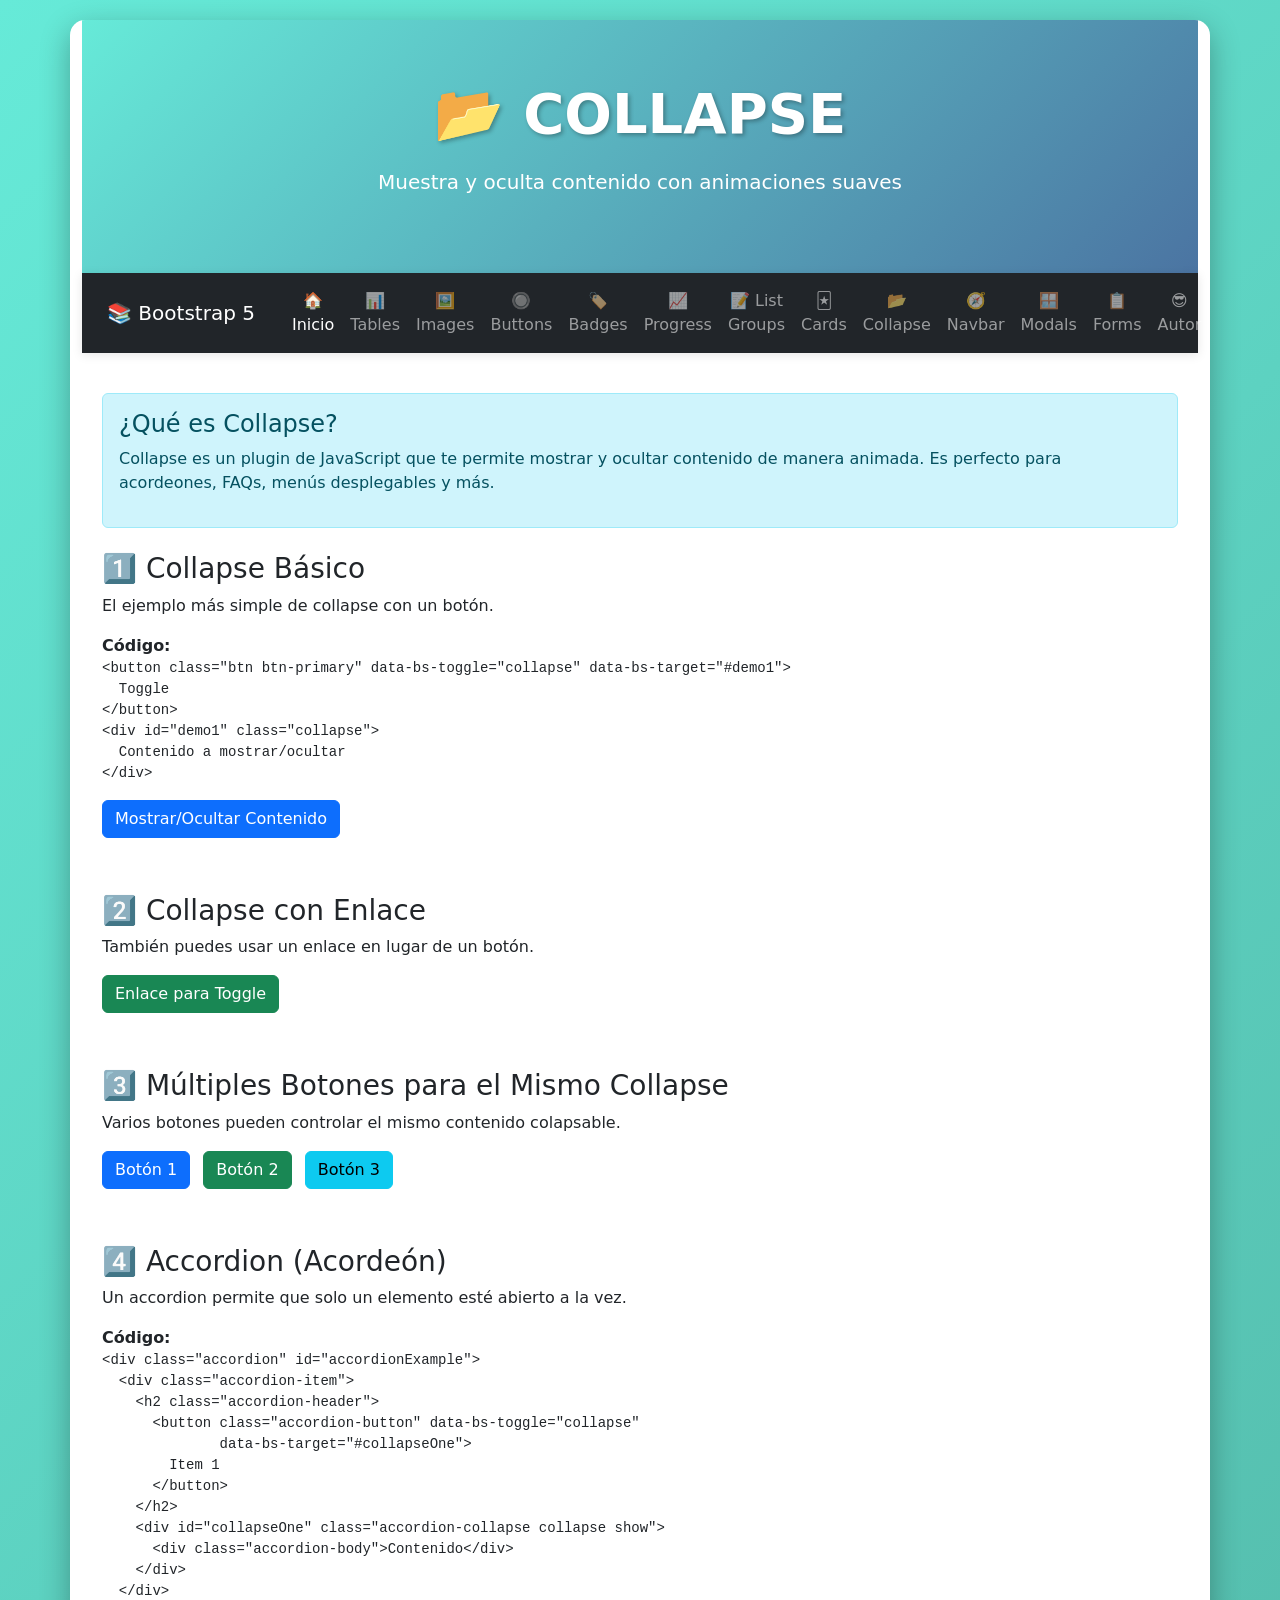
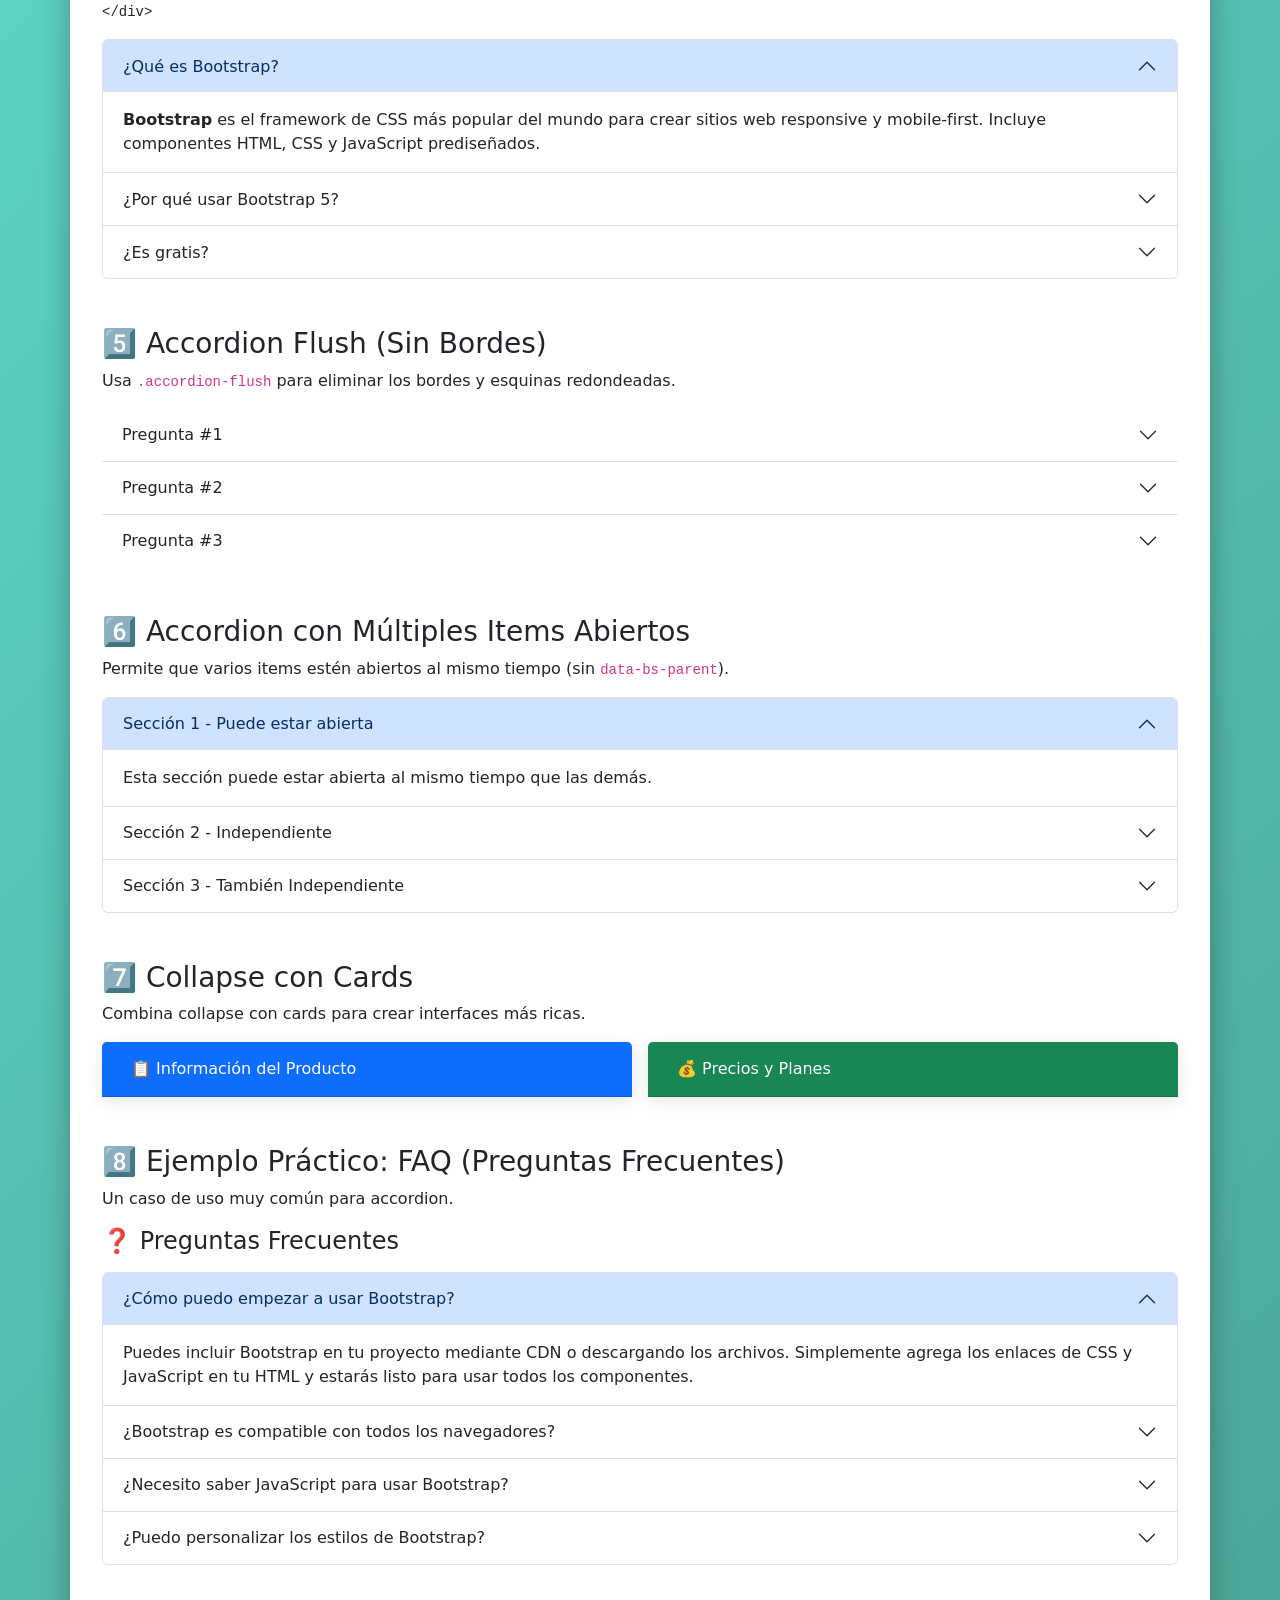
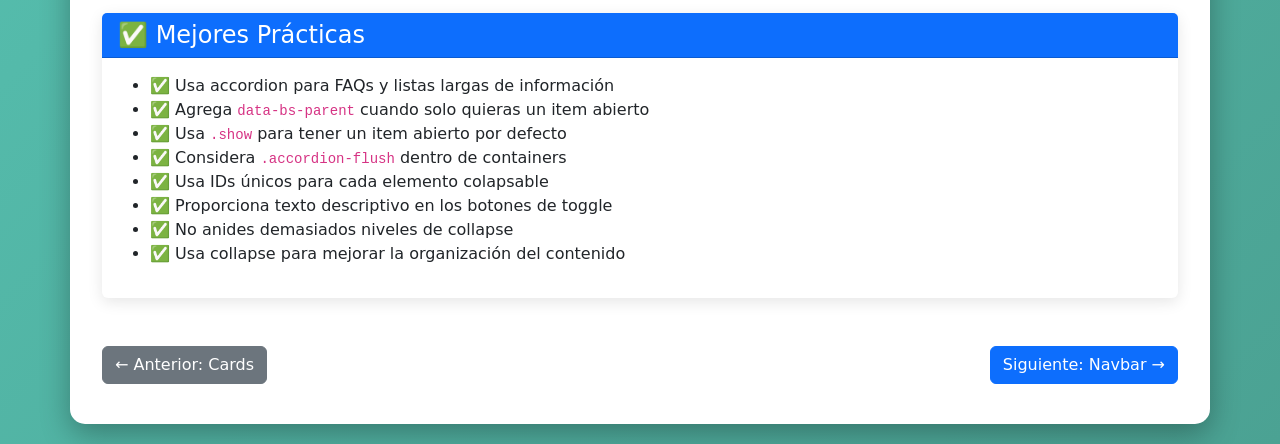
<file: collapse.html>
<!DOCTYPE html>
<html lang="es">

<head>
    <meta charset="UTF-8">
    <meta name="viewport" content="width=device-width, initial-scale=1.0">
    <title>Collapse - Bootstrap 5</title>
 <link rel="stylesheet" href="css/bootstrap.css">
</head>

<body>
    <div class="container main-container">
        <!-- Banner -->
        <div class="banner">
            <h1>📂 COLLAPSE</h1>
            <p class="lead">Muestra y oculta contenido con animaciones suaves</p>
        </div>

        <!-- Navbar -->
        <nav class="navbar navbar-expand-lg navbar-dark bg-dark sticky-top">
            <div class="container-fluid">
                <button class="navbar-brand btn btn-link text-white text-decoration-none" type="button" data-bs-toggle="offcanvas" data-bs-target="#offcanvasMenu">
                    📚 Bootstrap 5
                </button>
                <button class="navbar-toggler" type="button" data-bs-toggle="collapse" data-bs-target="#mainNav">
                    <span class="navbar-toggler-icon"></span>
                </button>
                <div class="collapse navbar-collapse" id="mainNav">
                    <ul class="navbar-nav mx-auto text-center">
                        <li class="nav-item">
                            <a class="nav-link active" href="index.html">🏠 Inicio</a>
                        </li>
                        <li class="nav-item">
                            <a class="nav-link" href="tables.html">📊 Tables</a>
                        </li>
                        <li class="nav-item">
                            <a class="nav-link" href="images.html">🖼️ Images</a>
                        </li>
                        <li class="nav-item">
                            <a class="nav-link" href="buttons.html">🔘 Buttons</a>
                        </li>
                        <li class="nav-item">
                            <a class="nav-link" href="badges.html">🏷️ Badges</a>
                        </li>
                        <li class="nav-item">
                            <a class="nav-link" href="progress.html">📈 Progress</a>
                        </li>
                        <li class="nav-item">
                            <a class="nav-link" href="list_groups.html">📝 List Groups</a>
                        </li>                        
                        <li class="nav-item">
                            <a class="nav-link" href="cards.html">🃏 Cards</a>
                        </li>
                        <li class="nav-item">
                            <a class="nav-link" href="collapse.html">📂 Collapse</a>
                        </li>
                        <li class="nav-item">
                            <a class="nav-link" href="navbar.html">🧭 Navbar</a>
                        </li>
                        <li class="nav-item">
                            <a class="nav-link" href="modals.html">🪟 Modals</a>
                        </li>
                        <li class="nav-item">
                            <a class="nav-link" href="forms.html">📋 Forms</a>
                        </li>
                        <li class="nav-item">
                            <a class="nav-link" href="#sobre">😎 Autor</a>
                        </li>                        
                    </ul>
                </div>
            </div>
        </nav>

<!-- offcanvas -->
        <div class="offcanvas offcanvas-start" tabindex="-1" id="offcanvasMenu">
            <div class="offcanvas-header bg-dark text-white">
                <h5 class="offcanvas-title">📚 Índice de Componentes</h5>
                <button type="button" class="btn-close btn-close-white" data-bs-dismiss="offcanvas"></button>
            </div>
            <div class="offcanvas-body p-0">
                <div class="list-group list-group-flush">
                    <a href="index.html" class="list-group-item list-group-item-action active">
                        🏠 <strong>Inicio</strong>
                    </a>
                    
                    <div class="list-group-item bg-light">
                        <small class="text-muted fw-bold">COMPONENTES BÁSICOS</small>
                    </div>
                    
                    <a href="containers.html" class="list-group-item list-group-item-action">
                        📦 Containers
                        <span class="badge bg-primary rounded-pill float-end">Básico</span>
                    </a>
                    
                    <a href="tables.html" class="list-group-item list-group-item-action">
                        📊 Tables
                        <span class="badge bg-success rounded-pill float-end">Popular</span>
                    </a>
                    
                    <a href="images.html" class="list-group-item list-group-item-action">
                        🖼️ Images
                    </a>
                    
                    <a href="buttons.html" class="list-group-item list-group-item-action">
                        🔘 Buttons
                        <span class="badge bg-danger rounded-pill float-end">Esencial</span>
                    </a>
                    
                    <a href="badges.html" class="list-group-item list-group-item-action">
                        🏷️ Badges
                    </a>
                    
                    <a href="progress.html" class="list-group-item list-group-item-action">
                        📈 Progress
                    </a>
                    
                    <div class="list-group-item bg-light">
                        <small class="text-muted fw-bold">COMPONENTES AVANZADOS</small>
                    </div>
                    
                    <a href="list_groups.html" class="list-group-item list-group-item-action">
                        📝 List Groups
                    </a>
                    
                    <a href="cards.html" class="list-group-item list-group-item-action">
                        🃏 Cards
                        <span class="badge bg-success rounded-pill float-end">Popular</span>
                    </a>
                    
                    <a href="collapse.html" class="list-group-item list-group-item-action">
                        📂 Collapse
                    </a>
                    
                    <a href="navbar.html" class="list-group-item list-group-item-action">
                        🧭 Navbar
                        <span class="badge bg-danger rounded-pill float-end">Esencial</span>
                    </a>
                    
                    <a href="modals.html" class="list-group-item list-group-item-action">
                        🪟 Modals
                        <span class="badge bg-warning rounded-pill float-end">Importante</span>
                    </a>
                    
                    <a href="forms.html" class="list-group-item list-group-item-action">
                        📋 Forms
                        <span class="badge bg-danger rounded-pill float-end">Esencial</span>
                    </a>
                    
                    <div class="list-group-item bg-light">
                        <small class="text-muted fw-bold">INFORMACIÓN</small>
                    </div>
                    
                    <a href="#sobre" class="list-group-item list-group-item-action" data-bs-dismiss="offcanvas">
                        😎 Sobre el Autor
                    </a>
                </div>
            </div>
        </div>


        <!-- Contenido -->
        <div class="section-content">
            <!-- Introducción -->
            <div class="alert alert-info">
                <h4>¿Qué es Collapse?</h4>
                <p>Collapse es un plugin de JavaScript que te permite mostrar y ocultar contenido de manera animada. Es perfecto para acordeones, FAQs, menús desplegables y más.</p>
            </div>

            <!-- Collapse Básico -->
            <h3 class="mt-4">1️⃣ Collapse Básico</h3>
            <p>El ejemplo más simple de collapse con un botón.</p>

            <div class="code-example">
                <strong>Código:</strong>
                <pre><code>&lt;button class="btn btn-primary" data-bs-toggle="collapse" data-bs-target="#demo1"&gt;
  Toggle
&lt;/button&gt;
&lt;div id="demo1" class="collapse"&gt;
  Contenido a mostrar/ocultar
&lt;/div&gt;</code></pre>
            </div>

            <div class="example-box">
                <button class="btn btn-primary mb-2" data-bs-toggle="collapse" data-bs-target="#collapseDemo1">
                    Mostrar/Ocultar Contenido
                </button>
                <div id="collapseDemo1" class="collapse">
                    <div class="card card-body">
                        ¡Este contenido se puede mostrar y ocultar! El collapse es una característica muy útil de Bootstrap que permite crear interfaces más limpias y organizadas.
                    </div>
                </div>
            </div>

            <!-- Collapse con Enlace -->
            <h3 class="mt-5">2️⃣ Collapse con Enlace</h3>
            <p>También puedes usar un enlace en lugar de un botón.</p>

            <div class="example-box">
                <a class="btn btn-success mb-2" data-bs-toggle="collapse" href="#collapseDemo2" role="button">
                    Enlace para Toggle
                </a>
                <div class="collapse" id="collapseDemo2">
                    <div class="card card-body">
                        Este collapse se activa con un enlace. Puedes usar botones o enlaces según tus necesidades.
                    </div>
                </div>
            </div>

            <!-- Múltiples Collapse -->
            <h3 class="mt-5">3️⃣ Múltiples Botones para el Mismo Collapse</h3>
            <p>Varios botones pueden controlar el mismo contenido colapsable.</p>

            <div class="example-box">
                <button class="btn btn-primary me-2 mb-2" data-bs-toggle="collapse" data-bs-target="#multiCollapseDemo">
                    Botón 1
                </button>
                <button class="btn btn-success me-2 mb-2" data-bs-toggle="collapse" data-bs-target="#multiCollapseDemo">
                    Botón 2
                </button>
                <button class="btn btn-info mb-2" data-bs-toggle="collapse" data-bs-target="#multiCollapseDemo">
                    Botón 3
                </button>
                <div class="collapse mt-2" id="multiCollapseDemo">
                    <div class="card card-body">
                        Cualquiera de los tres botones puede mostrar u ocultar este contenido.
                    </div>
                </div>
            </div>

            <!-- Accordion Básico -->
            <h3 class="mt-5">4️⃣ Accordion (Acordeón)</h3>
            <p>Un accordion permite que solo un elemento esté abierto a la vez.</p>

            <div class="code-example">
                <strong>Código:</strong>
                <pre><code>&lt;div class="accordion" id="accordionExample"&gt;
  &lt;div class="accordion-item"&gt;
    &lt;h2 class="accordion-header"&gt;
      &lt;button class="accordion-button" data-bs-toggle="collapse" 
              data-bs-target="#collapseOne"&gt;
        Item 1
      &lt;/button&gt;
    &lt;/h2&gt;
    &lt;div id="collapseOne" class="accordion-collapse collapse show"&gt;
      &lt;div class="accordion-body"&gt;Contenido&lt;/div&gt;
    &lt;/div&gt;
  &lt;/div&gt;
&lt;/div&gt;</code></pre>
            </div>

            <div class="example-box">
                <div class="accordion" id="accordionExample1">
                    <div class="accordion-item">
                        <h2 class="accordion-header">
                            <button class="accordion-button" type="button" data-bs-toggle="collapse" data-bs-target="#acc1One">
                                ¿Qué es Bootstrap?
                            </button>
                        </h2>
                        <div id="acc1One" class="accordion-collapse collapse show" data-bs-parent="#accordionExample1">
                            <div class="accordion-body">
                                <strong>Bootstrap</strong> es el framework de CSS más popular del mundo para crear sitios web responsive y mobile-first. Incluye componentes HTML, CSS y JavaScript prediseñados.
                            </div>
                        </div>
                    </div>
                    <div class="accordion-item">
                        <h2 class="accordion-header">
                            <button class="accordion-button collapsed" type="button" data-bs-toggle="collapse" data-bs-target="#acc1Two">
                                ¿Por qué usar Bootstrap 5?
                            </button>
                        </h2>
                        <div id="acc1Two" class="accordion-collapse collapse" data-bs-parent="#accordionExample1">
                            <div class="accordion-body">
                                Bootstrap 5 eliminó la dependencia de jQuery, tiene un tamaño más pequeño, incluye nuevas utilidades y componentes, y ofrece mejor personalización con Sass.
                            </div>
                        </div>
                    </div>
                    <div class="accordion-item">
                        <h2 class="accordion-header">
                            <button class="accordion-button collapsed" type="button" data-bs-toggle="collapse" data-bs-target="#acc1Three">
                                ¿Es gratis?
                            </button>
                        </h2>
                        <div id="acc1Three" class="accordion-collapse collapse" data-bs-parent="#accordionExample1">
                            <div class="accordion-body">
                                Sí, Bootstrap es completamente <strong>gratuito</strong> y de código abierto. Está licenciado bajo MIT, lo que significa que puedes usarlo en proyectos personales y comerciales.
                            </div>
                        </div>
                    </div>
                </div>
            </div>

            <!-- Accordion Flush -->
            <h3 class="mt-5">5️⃣ Accordion Flush (Sin Bordes)</h3>
            <p>Usa <code>.accordion-flush</code> para eliminar los bordes y esquinas redondeadas.</p>

            <div class="example-box">
                <div class="accordion accordion-flush" id="accordionFlushExample">
                    <div class="accordion-item">
                        <h2 class="accordion-header">
                            <button class="accordion-button collapsed" type="button" data-bs-toggle="collapse" data-bs-target="#flush-collapseOne">
                                Pregunta #1
                            </button>
                        </h2>
                        <div id="flush-collapseOne" class="accordion-collapse collapse" data-bs-parent="#accordionFlushExample">
                            <div class="accordion-body">Este es el contenido de la primera pregunta en un accordion flush.</div>
                        </div>
                    </div>
                    <div class="accordion-item">
                        <h2 class="accordion-header">
                            <button class="accordion-button collapsed" type="button" data-bs-toggle="collapse" data-bs-target="#flush-collapseTwo">
                                Pregunta #2
                            </button>
                        </h2>
                        <div id="flush-collapseTwo" class="accordion-collapse collapse" data-bs-parent="#accordionFlushExample">
                            <div class="accordion-body">Este estilo es perfecto para integrarse dentro de cards o contenedores.</div>
                        </div>
                    </div>
                    <div class="accordion-item">
                        <h2 class="accordion-header">
                            <button class="accordion-button collapsed" type="button" data-bs-toggle="collapse" data-bs-target="#flush-collapseThree">
                                Pregunta #3
                            </button>
                        </h2>
                        <div id="flush-collapseThree" class="accordion-collapse collapse" data-bs-parent="#accordionFlushExample">
                            <div class="accordion-body">El accordion flush se ve más limpio y minimalista.</div>
                        </div>
                    </div>
                </div>
            </div>

            <!-- Accordion Siempre Abierto -->
            <h3 class="mt-5">6️⃣ Accordion con Múltiples Items Abiertos</h3>
            <p>Permite que varios items estén abiertos al mismo tiempo (sin <code>data-bs-parent</code>).</p>

            <div class="example-box">
                <div class="accordion" id="accordionExample2">
                    <div class="accordion-item">
                        <h2 class="accordion-header">
                            <button class="accordion-button" type="button" data-bs-toggle="collapse" data-bs-target="#multi1">
                                Sección 1 - Puede estar abierta
                            </button>
                        </h2>
                        <div id="multi1" class="accordion-collapse collapse show">
                            <div class="accordion-body">
                                Esta sección puede estar abierta al mismo tiempo que las demás.
                            </div>
                        </div>
                    </div>
                    <div class="accordion-item">
                        <h2 class="accordion-header">
                            <button class="accordion-button collapsed" type="button" data-bs-toggle="collapse" data-bs-target="#multi2">
                                Sección 2 - Independiente
                            </button>
                        </h2>
                        <div id="multi2" class="accordion-collapse collapse">
                            <div class="accordion-body">
                                No hay comportamiento de acordeón aquí, todos pueden estar abiertos simultáneamente.
                            </div>
                        </div>
                    </div>
                    <div class="accordion-item">
                        <h2 class="accordion-header">
                            <button class="accordion-button collapsed" type="button" data-bs-toggle="collapse" data-bs-target="#multi3">
                                Sección 3 - También Independiente
                            </button>
                        </h2>
                        <div id="multi3" class="accordion-collapse collapse">
                            <div class="accordion-body">
                                Perfecto para cuando necesitas ver múltiples secciones a la vez.
                            </div>
                        </div>
                    </div>
                </div>
            </div>

            <!-- Collapse con Cards -->
            <h3 class="mt-5">7️⃣ Collapse con Cards</h3>
            <p>Combina collapse con cards para crear interfaces más ricas.</p>

            <div class="example-box">
                <div class="row g-3">
                    <div class="col-md-6">
                        <div class="card">
                            <div class="card-header bg-primary text-white">
                                <button class="btn btn-link text-white text-decoration-none w-100 text-start" data-bs-toggle="collapse" data-bs-target="#cardCollapse1">
                                    📋 Información del Producto
                                </button>
                            </div>
                            <div id="cardCollapse1" class="collapse">
                                <div class="card-body">
                                    <h5 class="card-title">Detalles</h5>
                                    <p class="card-text">Aquí va toda la información detallada del producto.</p>
                                    <ul>
                                        <li>Característica 1</li>
                                        <li>Característica 2</li>
                                        <li>Característica 3</li>
                                    </ul>
                                </div>
                            </div>
                        </div>
                    </div>
                    <div class="col-md-6">
                        <div class="card">
                            <div class="card-header bg-success text-white">
                                <button class="btn btn-link text-white text-decoration-none w-100 text-start" data-bs-toggle="collapse" data-bs-target="#cardCollapse2">
                                    💰 Precios y Planes
                                </button>
                            </div>
                            <div id="cardCollapse2" class="collapse">
                                <div class="card-body">
                                    <h5 class="card-title">Opciones de Pago</h5>
                                    <p class="card-text">Diferentes planes disponibles:</p>
                                    <ul>
                                        <li>Plan Básico: $10/mes</li>
                                        <li>Plan Pro: $25/mes</li>
                                        <li>Plan Enterprise: $50/mes</li>
                                    </ul>
                                </div>
                            </div>
                        </div>
                    </div>
                </div>
            </div>

            <!-- FAQ Example -->
            <h3 class="mt-5">8️⃣ Ejemplo Práctico: FAQ (Preguntas Frecuentes)</h3>
            <p>Un caso de uso muy común para accordion.</p>

            <div class="example-box">
                <h4 class="mb-3">❓ Preguntas Frecuentes</h4>
                <div class="accordion" id="faqAccordion">
                    <div class="accordion-item">
                        <h2 class="accordion-header">
                            <button class="accordion-button" type="button" data-bs-toggle="collapse" data-bs-target="#faq1">
                                ¿Cómo puedo empezar a usar Bootstrap?
                            </button>
                        </h2>
                        <div id="faq1" class="accordion-collapse collapse show" data-bs-parent="#faqAccordion">
                            <div class="accordion-body">
                                Puedes incluir Bootstrap en tu proyecto mediante CDN o descargando los archivos. Simplemente agrega los enlaces de CSS y JavaScript en tu HTML y estarás listo para usar todos los componentes.
                            </div>
                        </div>
                    </div>
                    <div class="accordion-item">
                        <h2 class="accordion-header">
                            <button class="accordion-button collapsed" type="button" data-bs-toggle="collapse" data-bs-target="#faq2">
                                ¿Bootstrap es compatible con todos los navegadores?
                            </button>
                        </h2>
                        <div id="faq2" class="accordion-collapse collapse" data-bs-parent="#faqAccordion">
                            <div class="accordion-body">
                                Bootstrap 5 es compatible con las últimas versiones de Chrome, Firefox, Safari, Edge y otros navegadores modernos. No soporta Internet Explorer.
                            </div>
                        </div>
                    </div>
                    <div class="accordion-item">
                        <h2 class="accordion-header">
                            <button class="accordion-button collapsed" type="button" data-bs-toggle="collapse" data-bs-target="#faq3">
                                ¿Necesito saber JavaScript para usar Bootstrap?
                            </button>
                        </h2>
                        <div id="faq3" class="accordion-collapse collapse" data-bs-parent="#faqAccordion">
                            <div class="accordion-body">
                                Para usar la mayoría de componentes básicos no necesitas JavaScript. Sin embargo, para componentes interactivos como modals, carousels y tooltips, Bootstrap incluye JavaScript que funciona automáticamente.
                            </div>
                        </div>
                    </div>
                    <div class="accordion-item">
                        <h2 class="accordion-header">
                            <button class="accordion-button collapsed" type="button" data-bs-toggle="collapse" data-bs-target="#faq4">
                                ¿Puedo personalizar los estilos de Bootstrap?
                            </button>
                        </h2>
                        <div id="faq4" class="accordion-collapse collapse" data-bs-parent="#faqAccordion">
                            <div class="accordion-body">
                                ¡Por supuesto! Puedes sobrescribir los estilos con tu propio CSS o usar Sass para personalizar las variables de Bootstrap antes de compilar.
                            </div>
                        </div>
                    </div>
                </div>
            </div>

            <!-- Mejores Prácticas -->
            <div class="card mt-5">
                <div class="card-header bg-primary text-white">
                    <h4 class="mb-0">✅ Mejores Prácticas</h4>
                </div>
                <div class="card-body">
                    <ul>
                        <li>✅ Usa accordion para FAQs y listas largas de información</li>
                        <li>✅ Agrega <code>data-bs-parent</code> cuando solo quieras un item abierto</li>
                        <li>✅ Usa <code>.show</code> para tener un item abierto por defecto</li>
                        <li>✅ Considera <code>.accordion-flush</code> dentro de containers</li>
                        <li>✅ Usa IDs únicos para cada elemento colapsable</li>
                        <li>✅ Proporciona texto descriptivo en los botones de toggle</li>
                        <li>✅ No anides demasiados niveles de collapse</li>
                        <li>✅ Usa collapse para mejorar la organización del contenido</li>
                    </ul>
                </div>
            </div>

            <!-- Navegación -->
            <div class="d-flex justify-content-between mt-5">
                <a href="cards.html" class="btn btn-secondary">← Anterior: Cards</a>
                <a href="navbar.html" class="btn btn-primary">Siguiente: Navbar →</a>
            </div>
        </div>
    </div>

    <script src="js/bootstrap.bundle.min.js"></script>
</body>

</html>
</file>
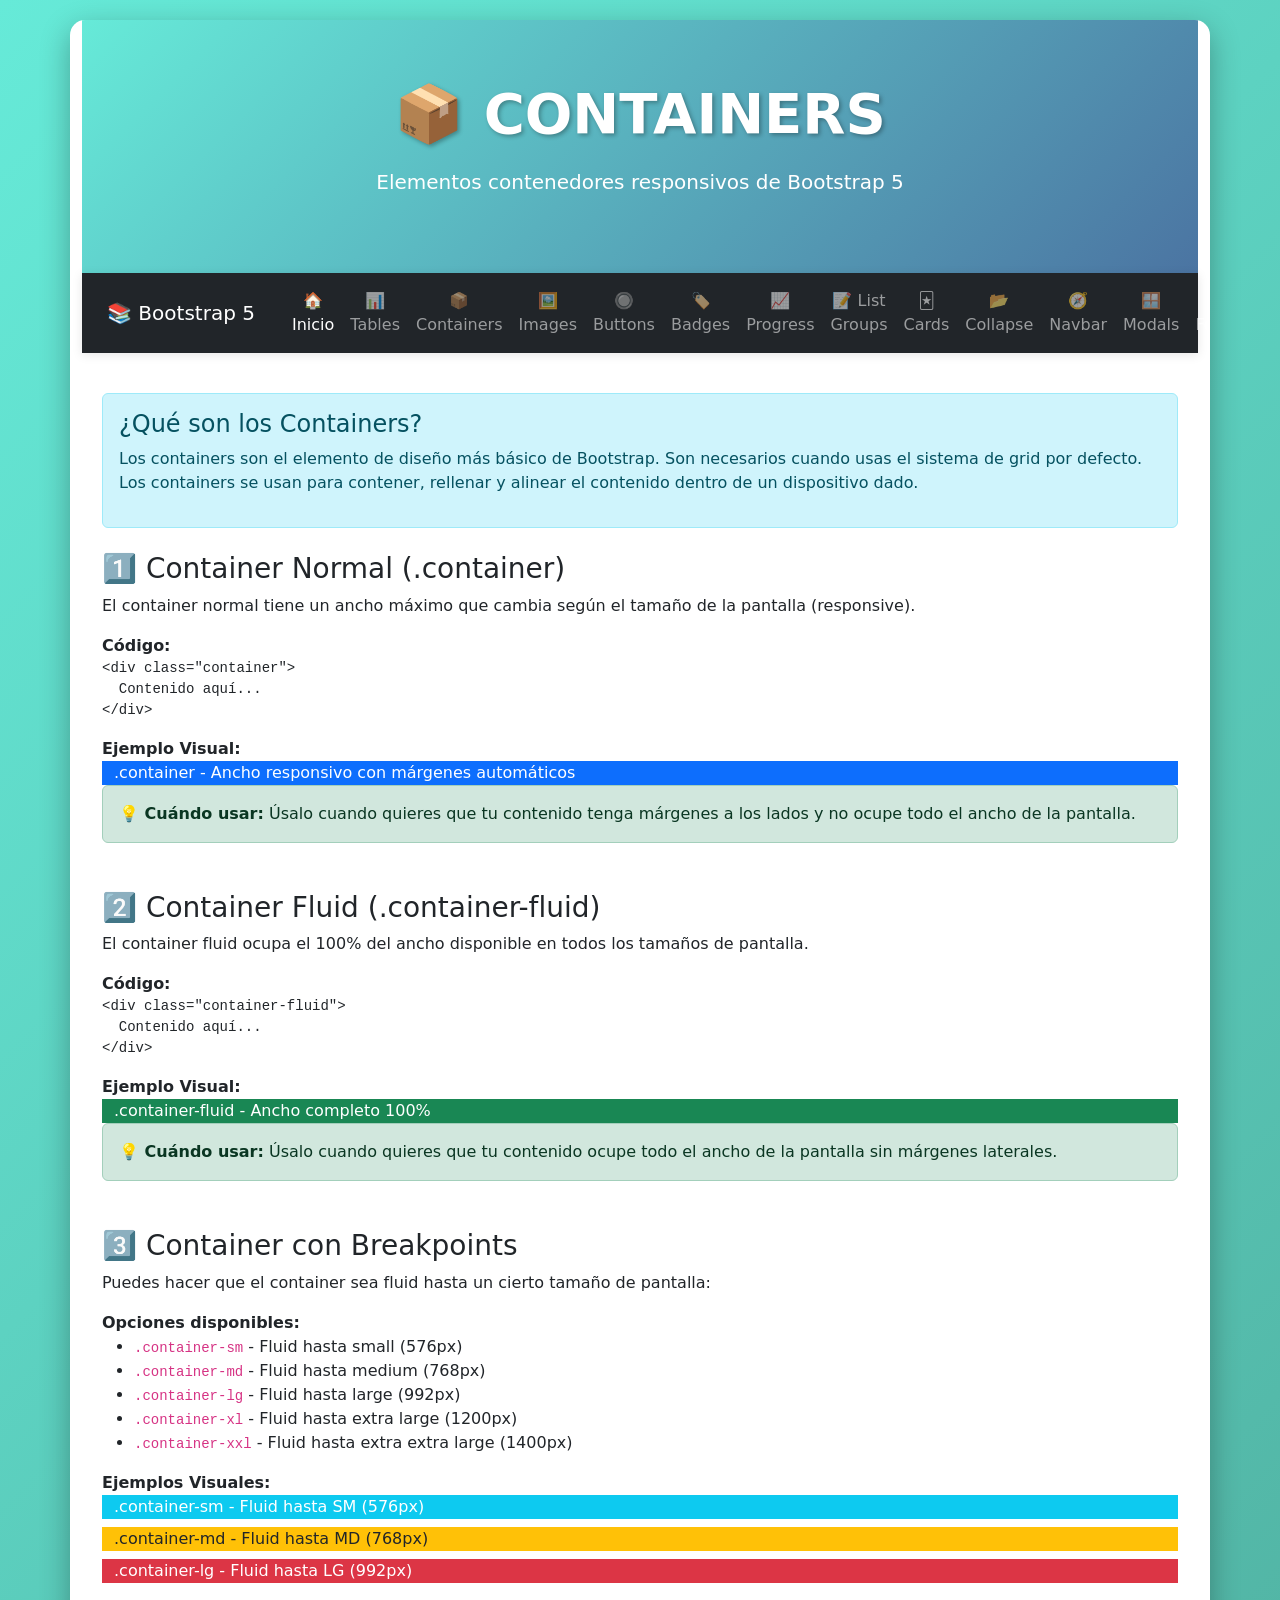
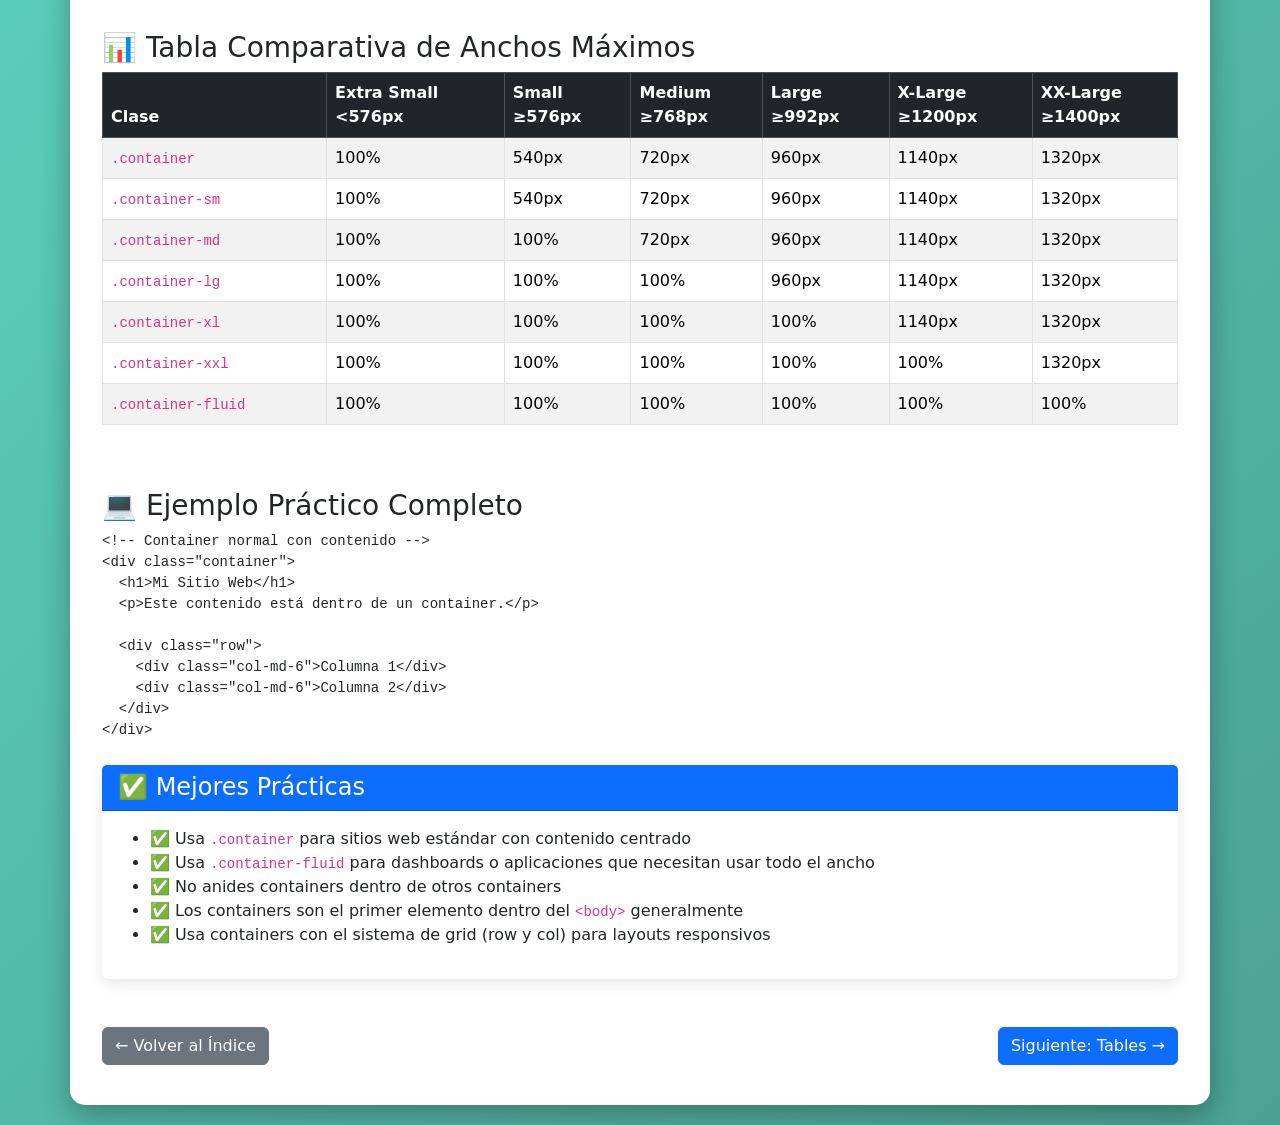
<file: containers.html>
<!DOCTYPE html>
<html lang="es">

<head>
    <meta charset="UTF-8">
    <meta name="viewport" content="width=device-width, initial-scale=1.0">
    <title>Containers - Bootstrap 5</title>
 <link rel="stylesheet" href="css/bootstrap.css">
</head>

<body>
    <div class="container main-container">
        <!-- Banner -->
        <div class="banner">
            <h1>📦 CONTAINERS</h1>
            <p class="lead">Elementos contenedores responsivos de Bootstrap 5</p>
        </div>

        <!-- Navbar -->
        <nav class="navbar navbar-expand-lg navbar-dark bg-dark sticky-top">
            <div class="container-fluid">
                <button class="navbar-brand btn btn-link text-white text-decoration-none" type="button"
                    data-bs-toggle="offcanvas" data-bs-target="#offcanvasMenu">
                    📚 Bootstrap 5
                </button>
                <button class="navbar-toggler" type="button" data-bs-toggle="collapse" data-bs-target="#mainNav">
                    <span class="navbar-toggler-icon"></span>
                </button>
                <div class="collapse navbar-collapse" id="mainNav">
                    <ul class="navbar-nav mx-auto text-center">
                        <li class="nav-item">
                            <a class="nav-link active" href="index.html">🏠 Inicio</a>
                        </li>
                        <li class="nav-item">
                            <a class="nav-link" href="tables.html">📊 Tables</a>
                        </li>
                        <li class="nav-item">
                            <a class="nav-link" href="containers.html">📦 Containers</a>
                        </li>
                        <li class="nav-item">
                            <a class="nav-link" href="images.html">🖼️ Images</a>
                        </li>
                        <li class="nav-item">
                            <a class="nav-link" href="buttons.html">🔘 Buttons</a>
                        </li>
                        <li class="nav-item">
                            <a class="nav-link" href="badges.html">🏷️ Badges</a>
                        </li>
                        <li class="nav-item">
                            <a class="nav-link" href="progress.html">📈 Progress</a>
                        </li>
                        <li class="nav-item">
                            <a class="nav-link" href="list_groups.html">📝 List Groups</a>
                        </li>
                        <li class="nav-item">
                            <a class="nav-link" href="cards.html">🃏 Cards</a>
                        </li>
                        <li class="nav-item">
                            <a class="nav-link" href="collapse.html">📂 Collapse</a>
                        </li>
                        <li class="nav-item">
                            <a class="nav-link" href="navbar.html">🧭 Navbar</a>
                        </li>
                        <li class="nav-item">
                            <a class="nav-link" href="modals.html">🪟 Modals</a>
                        </li>
                        <li class="nav-item">
                            <a class="nav-link" href="forms.html">📋 Forms</a>
                        </li>
                        <li class="nav-item">
                            <a class="nav-link" href="#sobre">😎 Autor</a>
                        </li>
                    </ul>
                </div>
            </div>
        </nav>

        <!-- offcanvas -->
        <div class="offcanvas offcanvas-start" tabindex="-1" id="offcanvasMenu">
            <div class="offcanvas-header bg-dark text-white">
                <h5 class="offcanvas-title">📚 Índice de Componentes</h5>
                <button type="button" class="btn-close btn-close-white" data-bs-dismiss="offcanvas"></button>
            </div>
            <div class="offcanvas-body p-0">
                <div class="list-group list-group-flush">
                    <a href="index.html" class="list-group-item list-group-item-action active">
                        🏠 <strong>Inicio</strong>
                    </a>

                    <div class="list-group-item bg-light">
                        <small class="text-muted fw-bold">COMPONENTES BÁSICOS</small>
                    </div>

                    <a href="containers.html" class="list-group-item list-group-item-action">
                        📦 Containers
                        <span class="badge bg-primary rounded-pill float-end">Básico</span>
                    </a>

                    <a href="tables.html" class="list-group-item list-group-item-action">
                        📊 Tables
                        <span class="badge bg-success rounded-pill float-end">Popular</span>
                    </a>

                    <a href="images.html" class="list-group-item list-group-item-action">
                        🖼️ Images
                    </a>

                    <a href="buttons.html" class="list-group-item list-group-item-action">
                        🔘 Buttons
                        <span class="badge bg-danger rounded-pill float-end">Esencial</span>
                    </a>

                    <a href="badges.html" class="list-group-item list-group-item-action">
                        🏷️ Badges
                    </a>

                    <a href="progress.html" class="list-group-item list-group-item-action">
                        📈 Progress
                    </a>

                    <div class="list-group-item bg-light">
                        <small class="text-muted fw-bold">COMPONENTES AVANZADOS</small>
                    </div>

                    <a href="list_groups.html" class="list-group-item list-group-item-action">
                        📝 List Groups
                    </a>

                    <a href="cards.html" class="list-group-item list-group-item-action">
                        🃏 Cards
                        <span class="badge bg-success rounded-pill float-end">Popular</span>
                    </a>

                    <a href="collapse.html" class="list-group-item list-group-item-action">
                        📂 Collapse
                    </a>

                    <a href="navbar.html" class="list-group-item list-group-item-action">
                        🧭 Navbar
                        <span class="badge bg-danger rounded-pill float-end">Esencial</span>
                    </a>

                    <a href="modals.html" class="list-group-item list-group-item-action">
                        🪟 Modals
                        <span class="badge bg-warning rounded-pill float-end">Importante</span>
                    </a>

                    <a href="forms.html" class="list-group-item list-group-item-action">
                        📋 Forms
                        <span class="badge bg-danger rounded-pill float-end">Esencial</span>
                    </a>

                    <div class="list-group-item bg-light">
                        <small class="text-muted fw-bold">INFORMACIÓN</small>
                    </div>

                    <a href="#sobre" class="list-group-item list-group-item-action" data-bs-dismiss="offcanvas">
                        😎 Sobre el Autor
                    </a>
                </div>
            </div>
        </div>

        <!-- Contenido -->
        <div class="section-content">
            <!-- Introducción -->
            <div class="alert alert-info">
                <h4>¿Qué son los Containers?</h4>
                <p>Los containers son el elemento de diseño más básico de Bootstrap. Son necesarios cuando usas el sistema de grid por defecto. Los containers se usan para contener, rellenar y alinear el contenido dentro de un dispositivo dado.</p>
            </div>

            <!-- Tipo 1: Container Normal -->
            <h3 class="mt-4">1️⃣ Container Normal (.container)</h3>
            <p>El container normal tiene un ancho máximo que cambia según el tamaño de la pantalla (responsive).</p>

            <div class="code-example">
                <strong>Código:</strong>
                <pre><code>&lt;div class="container"&gt;
  Contenido aquí...
&lt;/div&gt;</code></pre>
            </div>

            <div class="example-box">
                <strong>Ejemplo Visual:</strong>
                <div class="container demo-container bg-primary text-white">
                    .container - Ancho responsivo con márgenes automáticos
                </div>
            </div>

            <div class="alert alert-success">
                <strong>💡 Cuándo usar:</strong> Úsalo cuando quieres que tu contenido tenga márgenes a los lados y no ocupe todo el ancho de la pantalla.
            </div>

            <!-- Tipo 2: Container Fluid -->
            <h3 class="mt-5">2️⃣ Container Fluid (.container-fluid)</h3>
            <p>El container fluid ocupa el 100% del ancho disponible en todos los tamaños de pantalla.</p>

            <div class="code-example">
                <strong>Código:</strong>
                <pre><code>&lt;div class="container-fluid"&gt;
  Contenido aquí...
&lt;/div&gt;</code></pre>
            </div>

            <div class="example-box">
                <strong>Ejemplo Visual:</strong>
                <div class="container-fluid demo-container bg-success text-white">
                    .container-fluid - Ancho completo 100%
                </div>
            </div>

            <div class="alert alert-success">
                <strong>💡 Cuándo usar:</strong> Úsalo cuando quieres que tu contenido ocupe todo el ancho de la pantalla sin márgenes laterales.
            </div>

            <!-- Tipo 3: Container con Breakpoints -->
            <h3 class="mt-5">3️⃣ Container con Breakpoints</h3>
            <p>Puedes hacer que el container sea fluid hasta un cierto tamaño de pantalla:</p>

            <div class="code-example">
                <strong>Opciones disponibles:</strong>
                <ul>
                    <li><code>.container-sm</code> - Fluid hasta small (576px)</li>
                    <li><code>.container-md</code> - Fluid hasta medium (768px)</li>
                    <li><code>.container-lg</code> - Fluid hasta large (992px)</li>
                    <li><code>.container-xl</code> - Fluid hasta extra large (1200px)</li>
                    <li><code>.container-xxl</code> - Fluid hasta extra extra large (1400px)</li>
                </ul>
            </div>

            <div class="example-box">
                <strong>Ejemplos Visuales:</strong>
                <div class="container-sm demo-container bg-info text-white mb-2">
                    .container-sm - Fluid hasta SM (576px)
                </div>
                <div class="container-md demo-container bg-warning text-dark mb-2">
                    .container-md - Fluid hasta MD (768px)
                </div>
                <div class="container-lg demo-container bg-danger text-white mb-2">
                    .container-lg - Fluid hasta LG (992px)
                </div>
            </div>

            <!-- Tabla Comparativa -->
            <h3 class="mt-5">📊 Tabla Comparativa de Anchos Máximos</h3>
            <div class="table-responsive">
                <table class="table table-bordered table-striped">
                    <thead class="table-dark">
                        <tr>
                            <th>Clase</th>
                            <th>Extra Small<br>&lt;576px</th>
                            <th>Small<br>≥576px</th>
                            <th>Medium<br>≥768px</th>
                            <th>Large<br>≥992px</th>
                            <th>X-Large<br>≥1200px</th>
                            <th>XX-Large<br>≥1400px</th>
                        </tr>
                    </thead>
                    <tbody>
                        <tr>
                            <td><code>.container</code></td>
                            <td>100%</td>
                            <td>540px</td>
                            <td>720px</td>
                            <td>960px</td>
                            <td>1140px</td>
                            <td>1320px</td>
                        </tr>
                        <tr>
                            <td><code>.container-sm</code></td>
                            <td>100%</td>
                            <td>540px</td>
                            <td>720px</td>
                            <td>960px</td>
                            <td>1140px</td>
                            <td>1320px</td>
                        </tr>
                        <tr>
                            <td><code>.container-md</code></td>
                            <td>100%</td>
                            <td>100%</td>
                            <td>720px</td>
                            <td>960px</td>
                            <td>1140px</td>
                            <td>1320px</td>
                        </tr>
                        <tr>
                            <td><code>.container-lg</code></td>
                            <td>100%</td>
                            <td>100%</td>
                            <td>100%</td>
                            <td>960px</td>
                            <td>1140px</td>
                            <td>1320px</td>
                        </tr>
                        <tr>
                            <td><code>.container-xl</code></td>
                            <td>100%</td>
                            <td>100%</td>
                            <td>100%</td>
                            <td>100%</td>
                            <td>1140px</td>
                            <td>1320px</td>
                        </tr>
                        <tr>
                            <td><code>.container-xxl</code></td>
                            <td>100%</td>
                            <td>100%</td>
                            <td>100%</td>
                            <td>100%</td>
                            <td>100%</td>
                            <td>1320px</td>
                        </tr>
                        <tr>
                            <td><code>.container-fluid</code></td>
                            <td>100%</td>
                            <td>100%</td>
                            <td>100%</td>
                            <td>100%</td>
                            <td>100%</td>
                            <td>100%</td>
                        </tr>
                    </tbody>
                </table>
            </div>

            <!-- Ejemplo Práctico -->
            <h3 class="mt-5">💻 Ejemplo Práctico Completo</h3>
            <div class="code-example">
                <pre><code>&lt;!-- Container normal con contenido --&gt;
&lt;div class="container"&gt;
  &lt;h1&gt;Mi Sitio Web&lt;/h1&gt;
  &lt;p&gt;Este contenido está dentro de un container.&lt;/p&gt;
  
  &lt;div class="row"&gt;
    &lt;div class="col-md-6"&gt;Columna 1&lt;/div&gt;
    &lt;div class="col-md-6"&gt;Columna 2&lt;/div&gt;
  &lt;/div&gt;
&lt;/div&gt;</code></pre>
            </div>

            <!-- Mejores Prácticas -->
            <div class="card mt-4">
                <div class="card-header bg-primary text-white">
                    <h4 class="mb-0">✅ Mejores Prácticas</h4>
                </div>
                <div class="card-body">
                    <ul>
                        <li>✅ Usa <code>.container</code> para sitios web estándar con contenido centrado</li>
                        <li>✅ Usa <code>.container-fluid</code> para dashboards o aplicaciones que necesitan usar todo el ancho</li>
                        <li>✅ No anides containers dentro de otros containers</li>
                        <li>✅ Los containers son el primer elemento dentro del <code>&lt;body&gt;</code> generalmente</li>
                        <li>✅ Usa containers con el sistema de grid (row y col) para layouts responsivos</li>
                    </ul>
                </div>
            </div>

            <!-- Navegación -->
            <div class="d-flex justify-content-between mt-5">
                <a href="index.html" class="btn btn-secondary">← Volver al Índice</a>
                <a href="tables.html" class="btn btn-primary">Siguiente: Tables →</a>
            </div>
        </div>
    </div>

    <script src="js/bootstrap.bundle.min.js"></script>
</body>

</html>
</file>
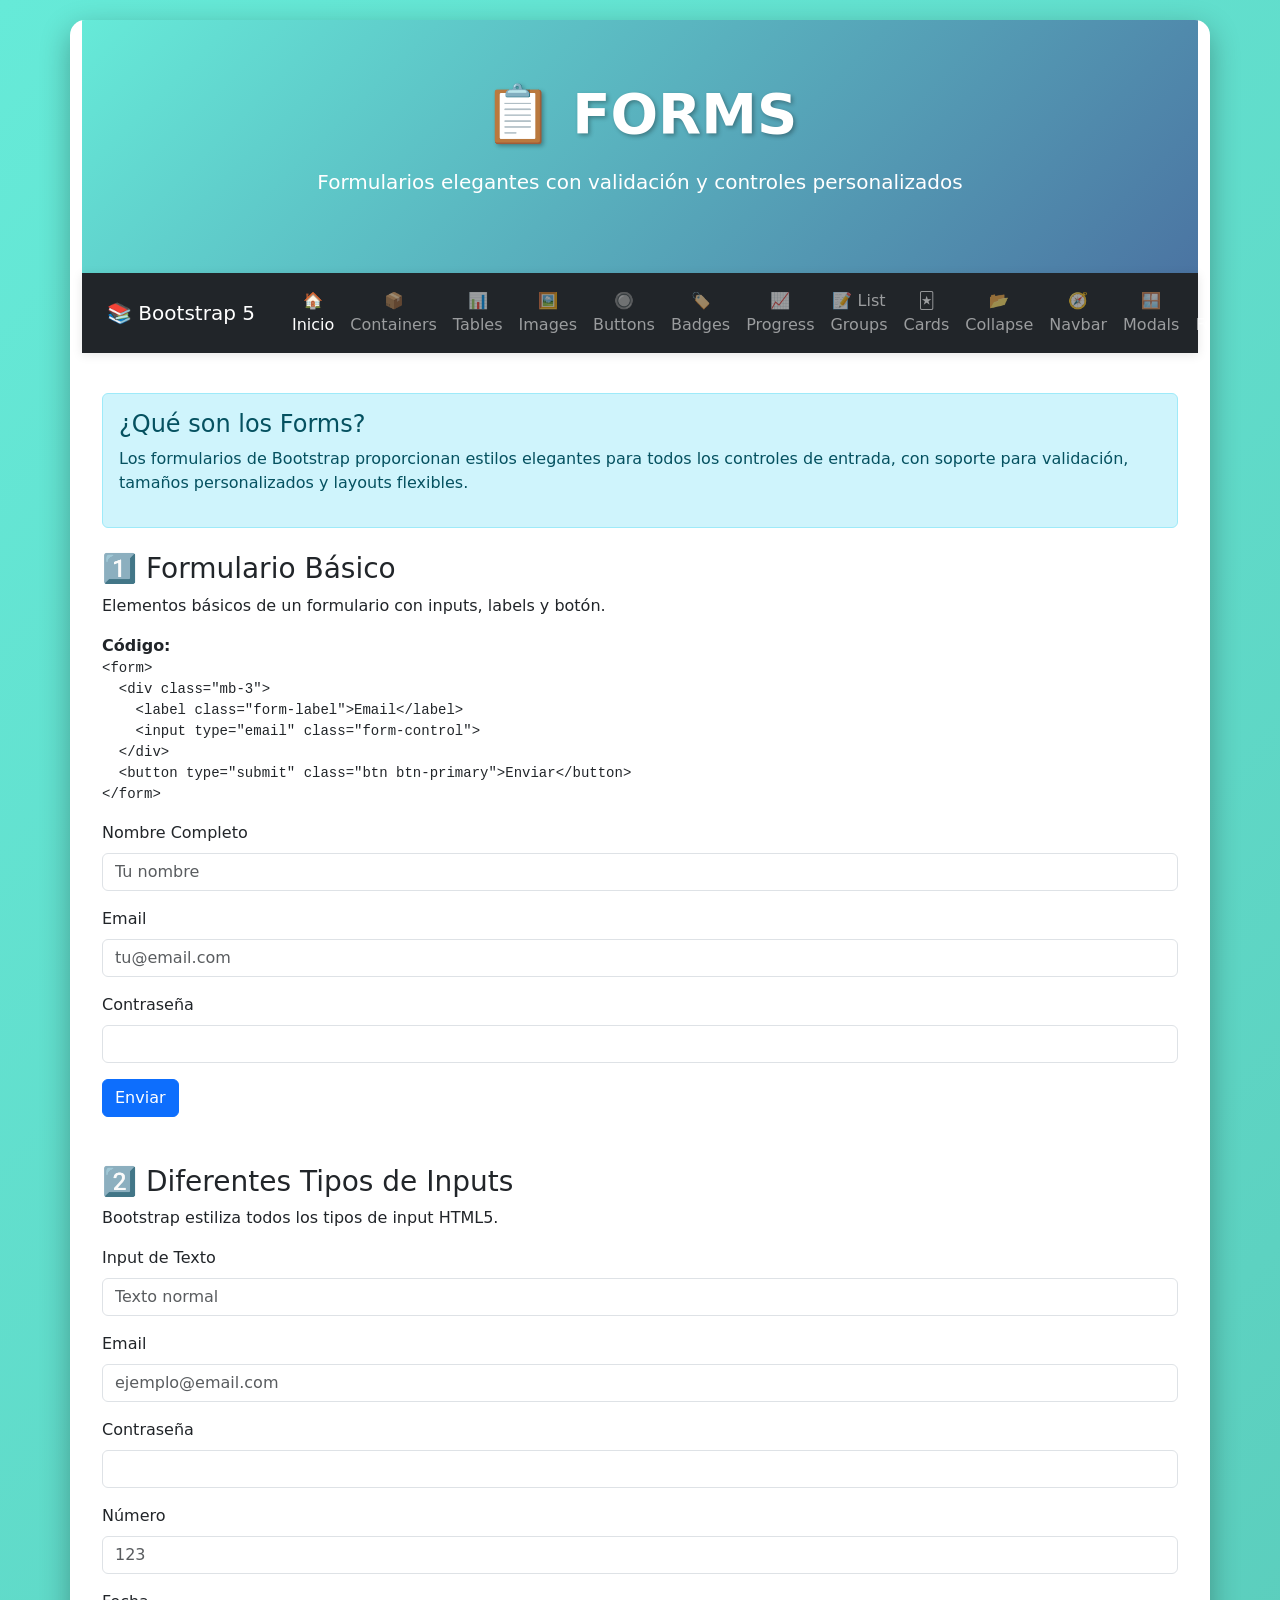
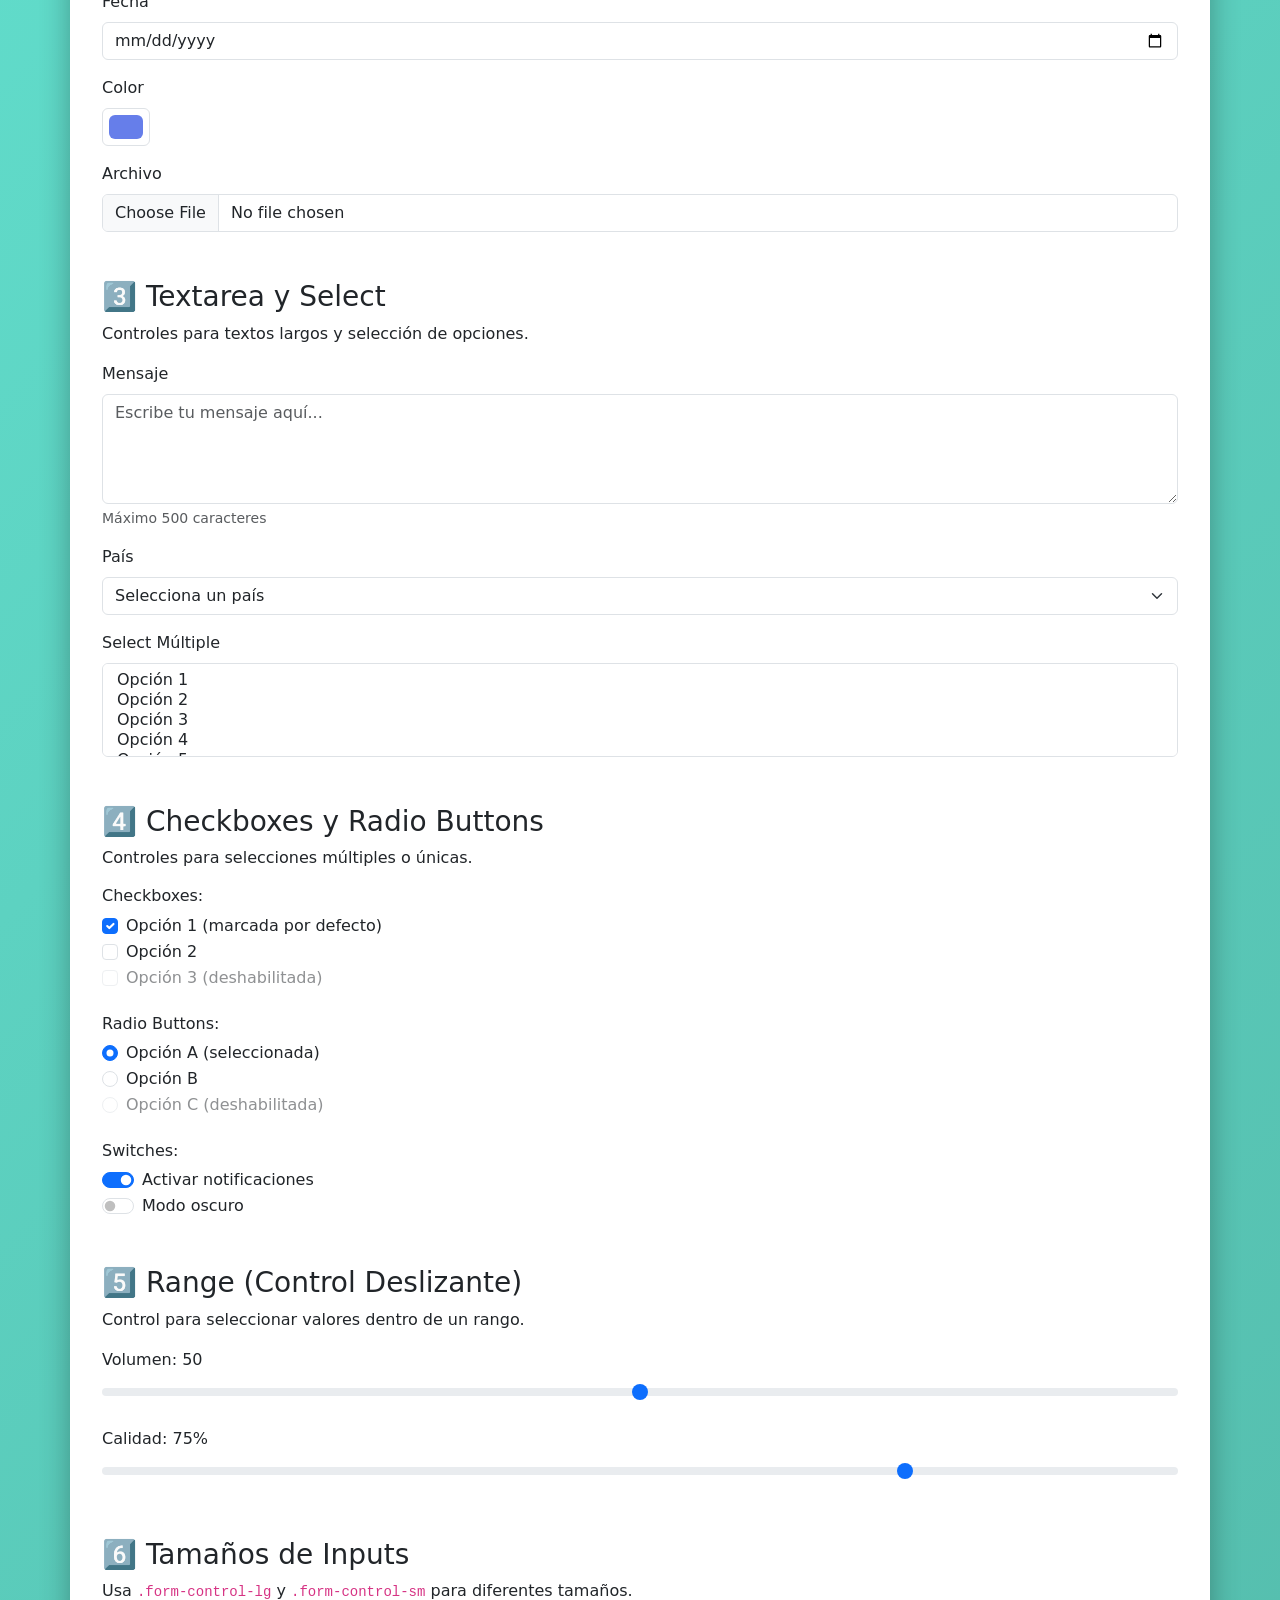
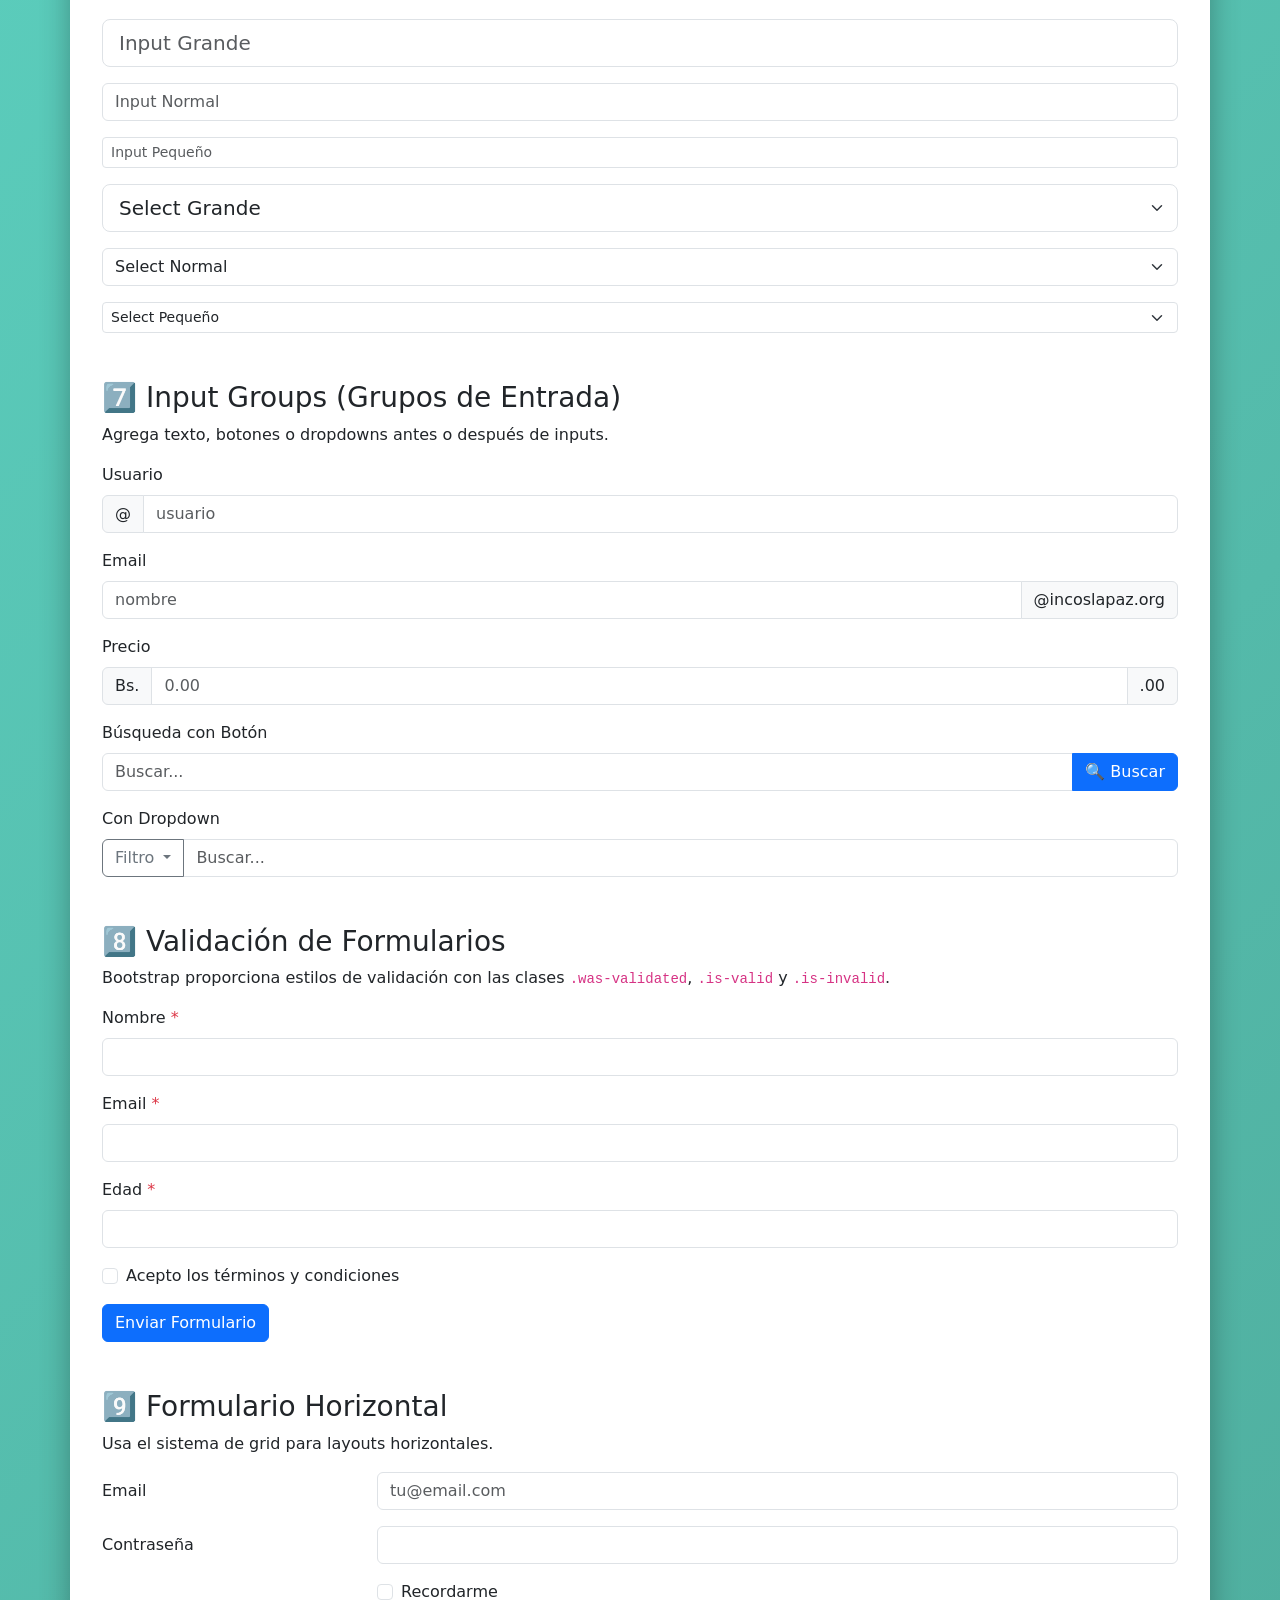
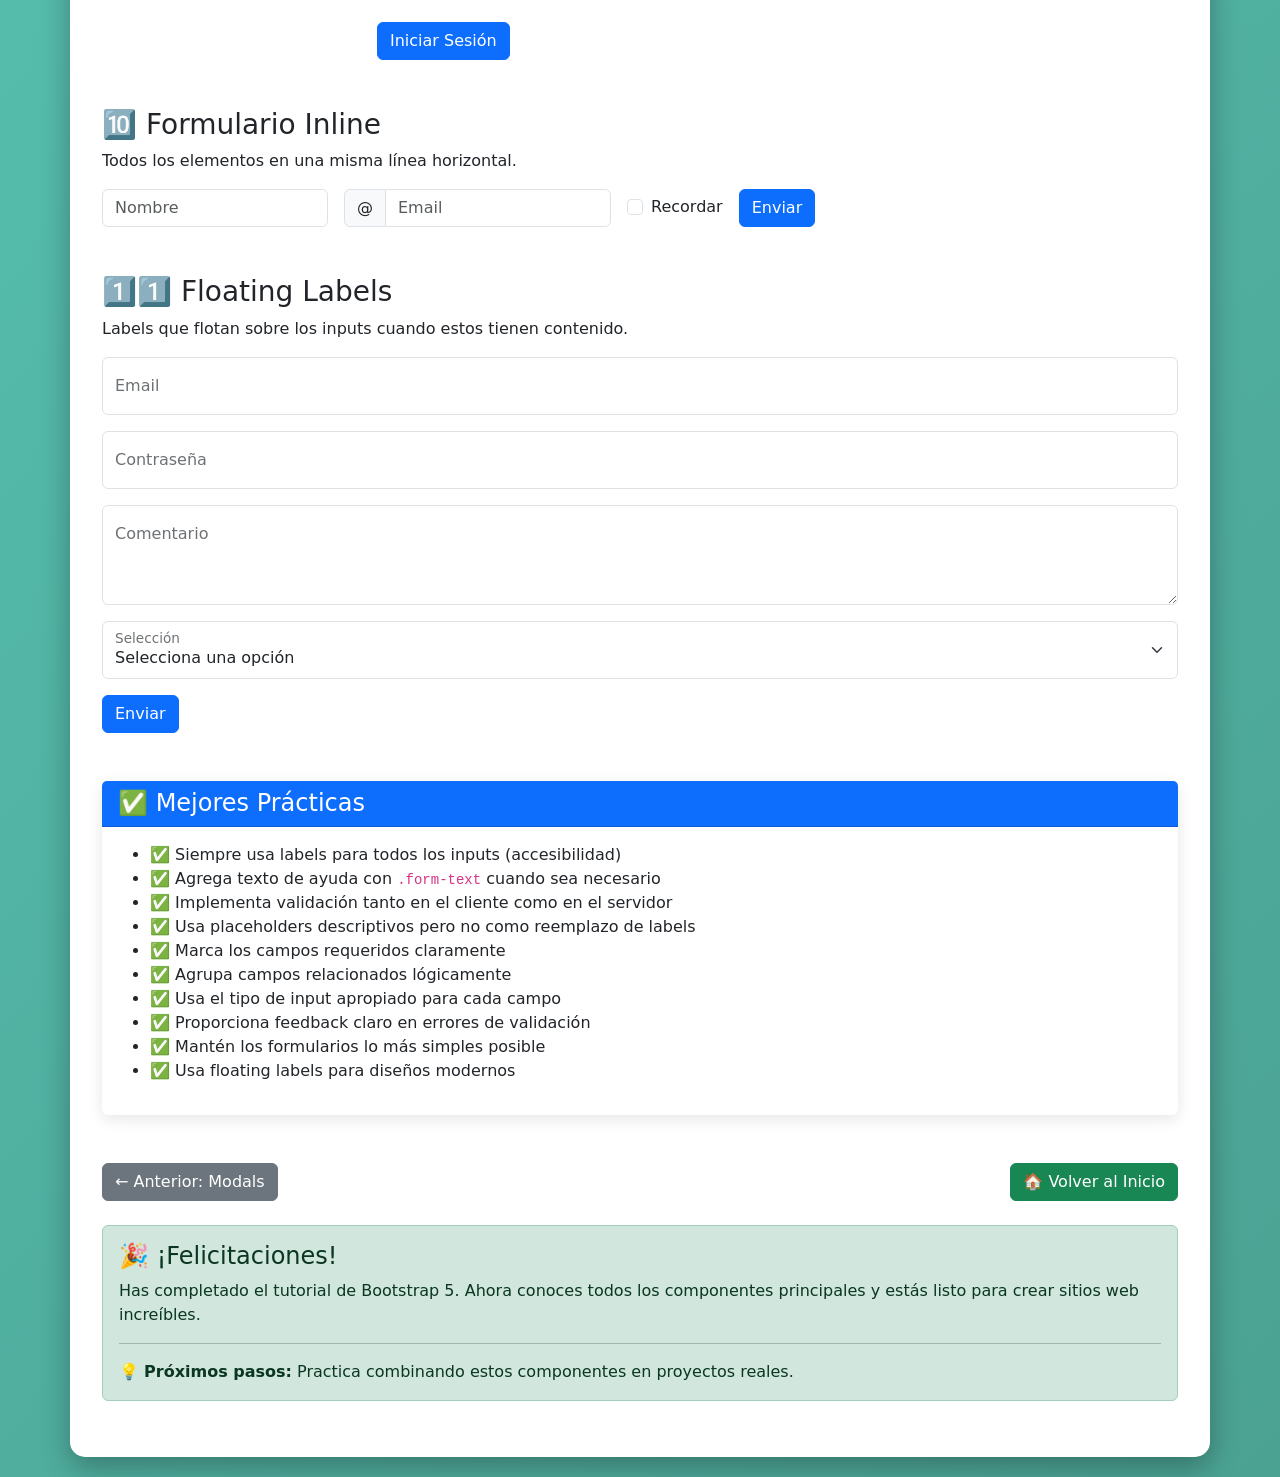
<file: forms.html>
<!DOCTYPE html>
<html lang="es">

<head>
    <meta charset="UTF-8">
    <meta name="viewport" content="width=device-width, initial-scale=1.0">
    <title>Forms - Bootstrap 5</title>
    <link rel="stylesheet" href="css/bootstrap.css">

<body>
    <div class="container main-container">
        <!-- Banner -->
        <div class="banner">
            <h1>📋 FORMS</h1>
            <p class="lead">Formularios elegantes con validación y controles personalizados</p>
        </div>

        <!-- Navbar -->
        <nav class="navbar navbar-expand-lg navbar-dark bg-dark sticky-top">
            <div class="container-fluid">
                <button class="navbar-brand btn btn-link text-white text-decoration-none" type="button"
                    data-bs-toggle="offcanvas" data-bs-target="#offcanvasMenu">
                    📚 Bootstrap 5
                </button>
                <button class="navbar-toggler" type="button" data-bs-toggle="collapse" data-bs-target="#mainNav">
                    <span class="navbar-toggler-icon"></span>
                </button>
                <div class="collapse navbar-collapse" id="mainNav">
                    <ul class="navbar-nav mx-auto text-center">
                        <li class="nav-item">
                            <a class="nav-link active" href="index.html">🏠 Inicio</a>
                        </li>
                        <li class="nav-item">
                            <a class="nav-link" href="containers.html">📦 Containers</a>
                        </li>
                        <li class="nav-item">
                            <a class="nav-link" href="tables.html">📊 Tables</a>
                        </li>
                        <li class="nav-item">
                            <a class="nav-link" href="images.html">🖼️ Images</a>
                        </li>
                        <li class="nav-item">
                            <a class="nav-link" href="buttons.html">🔘 Buttons</a>
                        </li>
                        <li class="nav-item">
                            <a class="nav-link" href="badges.html">🏷️ Badges</a>
                        </li>
                        <li class="nav-item">
                            <a class="nav-link" href="progress.html">📈 Progress</a>
                        </li>
                        <li class="nav-item">
                            <a class="nav-link" href="list_groups.html">📝 List Groups</a>
                        </li>
                        <li class="nav-item">
                            <a class="nav-link" href="cards.html">🃏 Cards</a>
                        </li>
                        <li class="nav-item">
                            <a class="nav-link" href="collapse.html">📂 Collapse</a>
                        </li>
                        <li class="nav-item">
                            <a class="nav-link" href="navbar.html">🧭 Navbar</a>
                        </li>
                        <li class="nav-item">
                            <a class="nav-link" href="modals.html">🪟 Modals</a>
                        </li>
                        <li class="nav-item">
                            <a class="nav-link" href="forms.html">📋 Forms</a>
                        </li>
                        <li class="nav-item">
                            <a class="nav-link" href="#sobre">😎 Autor</a>
                        </li>
                    </ul>
                </div>
            </div>
        </nav>

        <!-- offcanvas -->
        <div class="offcanvas offcanvas-start" tabindex="-1" id="offcanvasMenu">
            <div class="offcanvas-header bg-dark text-white">
                <h5 class="offcanvas-title">📚 Índice de Componentes</h5>
                <button type="button" class="btn-close btn-close-white" data-bs-dismiss="offcanvas"></button>
            </div>
            <div class="offcanvas-body p-0">
                <div class="list-group list-group-flush">
                    <a href="index.html" class="list-group-item list-group-item-action active">
                        🏠 <strong>Inicio</strong>
                    </a>

                    <div class="list-group-item bg-light">
                        <small class="text-muted fw-bold">COMPONENTES BÁSICOS</small>
                    </div>

                    <a href="containers.html" class="list-group-item list-group-item-action">
                        📦 Containers
                        <span class="badge bg-primary rounded-pill float-end">Básico</span>
                    </a>

                    <a href="tables.html" class="list-group-item list-group-item-action">
                        📊 Tables
                        <span class="badge bg-success rounded-pill float-end">Popular</span>
                    </a>

                    <a href="images.html" class="list-group-item list-group-item-action">
                        🖼️ Images
                    </a>

                    <a href="buttons.html" class="list-group-item list-group-item-action">
                        🔘 Buttons
                        <span class="badge bg-danger rounded-pill float-end">Esencial</span>
                    </a>

                    <a href="badges.html" class="list-group-item list-group-item-action">
                        🏷️ Badges
                    </a>

                    <a href="progress.html" class="list-group-item list-group-item-action">
                        📈 Progress
                    </a>

                    <div class="list-group-item bg-light">
                        <small class="text-muted fw-bold">COMPONENTES AVANZADOS</small>
                    </div>

                    <a href="list_groups.html" class="list-group-item list-group-item-action">
                        📝 List Groups
                    </a>

                    <a href="cards.html" class="list-group-item list-group-item-action">
                        🃏 Cards
                        <span class="badge bg-success rounded-pill float-end">Popular</span>
                    </a>

                    <a href="collapse.html" class="list-group-item list-group-item-action">
                        📂 Collapse
                    </a>

                    <a href="navbar.html" class="list-group-item list-group-item-action">
                        🧭 Navbar
                        <span class="badge bg-danger rounded-pill float-end">Esencial</span>
                    </a>

                    <a href="modals.html" class="list-group-item list-group-item-action">
                        🪟 Modals
                        <span class="badge bg-warning rounded-pill float-end">Importante</span>
                    </a>

                    <a href="forms.html" class="list-group-item list-group-item-action">
                        📋 Forms
                        <span class="badge bg-danger rounded-pill float-end">Esencial</span>
                    </a>

                    <div class="list-group-item bg-light">
                        <small class="text-muted fw-bold">INFORMACIÓN</small>
                    </div>

                    <a href="#sobre" class="list-group-item list-group-item-action" data-bs-dismiss="offcanvas">
                        😎 Sobre el Autor
                    </a>
                </div>
            </div>
        </div>


        <!-- Contenido -->
        <div class="section-content">
            <!-- Introducción -->
            <div class="alert alert-info">
                <h4>¿Qué son los Forms?</h4>
                <p>Los formularios de Bootstrap proporcionan estilos elegantes para todos los controles de entrada, con
                    soporte para validación, tamaños personalizados y layouts flexibles.</p>
            </div>

            <!-- Formulario Básico -->
            <h3 class="mt-4">1️⃣ Formulario Básico</h3>
            <p>Elementos básicos de un formulario con inputs, labels y botón.</p>

            <div class="code-example">
                <strong>Código:</strong>
                <pre><code>&lt;form&gt;
  &lt;div class="mb-3"&gt;
    &lt;label class="form-label"&gt;Email&lt;/label&gt;
    &lt;input type="email" class="form-control"&gt;
  &lt;/div&gt;
  &lt;button type="submit" class="btn btn-primary"&gt;Enviar&lt;/button&gt;
&lt;/form&gt;</code></pre>
            </div>

            <div class="example-box">
                <form>
                    <div class="mb-3">
                        <label class="form-label">Nombre Completo</label>
                        <input type="text" class="form-control" placeholder="Tu nombre">
                    </div>
                    <div class="mb-3">
                        <label class="form-label">Email</label>
                        <input type="email" class="form-control" placeholder="tu@email.com">
                    </div>
                    <div class="mb-3">
                        <label class="form-label">Contraseña</label>
                        <input type="password" class="form-control">
                    </div>
                    <button type="submit" class="btn btn-primary">Enviar</button>
                </form>
            </div>

            <!-- Form Controls -->
            <h3 class="mt-5">2️⃣ Diferentes Tipos de Inputs</h3>
            <p>Bootstrap estiliza todos los tipos de input HTML5.</p>

            <div class="example-box">
                <form>
                    <div class="mb-3">
                        <label class="form-label">Input de Texto</label>
                        <input type="text" class="form-control" placeholder="Texto normal">
                    </div>
                    <div class="mb-3">
                        <label class="form-label">Email</label>
                        <input type="email" class="form-control" placeholder="ejemplo@email.com">
                    </div>
                    <div class="mb-3">
                        <label class="form-label">Contraseña</label>
                        <input type="password" class="form-control">
                    </div>
                    <div class="mb-3">
                        <label class="form-label">Número</label>
                        <input type="number" class="form-control" placeholder="123">
                    </div>
                    <div class="mb-3">
                        <label class="form-label">Fecha</label>
                        <input type="date" class="form-control">
                    </div>
                    <div class="mb-3">
                        <label class="form-label">Color</label>
                        <input type="color" class="form-control form-control-color" value="#667eea">
                    </div>
                    <div class="mb-3">
                        <label class="form-label">Archivo</label>
                        <input type="file" class="form-control">
                    </div>
                </form>
            </div>

            <!-- Textarea y Select -->
            <h3 class="mt-5">3️⃣ Textarea y Select</h3>
            <p>Controles para textos largos y selección de opciones.</p>

            <div class="example-box">
                <form>
                    <div class="mb-3">
                        <label class="form-label">Mensaje</label>
                        <textarea class="form-control" rows="4" placeholder="Escribe tu mensaje aquí..."></textarea>
                        <div class="form-text">Máximo 500 caracteres</div>
                    </div>
                    <div class="mb-3">
                        <label class="form-label">País</label>
                        <select class="form-select">
                            <option selected>Selecciona un país</option>
                            <option value="1">Bolivia</option>
                            <option value="2">Perú</option>
                            <option value="3">Argentina</option>
                            <option value="4">Chile</option>
                            <option value="5">Brasil</option>
                        </select>
                    </div>
                    <div class="mb-3">
                        <label class="form-label">Select Múltiple</label>
                        <select class="form-select" multiple>
                            <option>Opción 1</option>
                            <option>Opción 2</option>
                            <option>Opción 3</option>
                            <option>Opción 4</option>
                            <option>Opción 5</option>
                        </select>
                    </div>
                </form>
            </div>

            <!-- Checkboxes y Radios -->
            <h3 class="mt-5">4️⃣ Checkboxes y Radio Buttons</h3>
            <p>Controles para selecciones múltiples o únicas.</p>

            <div class="example-box">
                <form>
                    <h6>Checkboxes:</h6>
                    <div class="form-check">
                        <input class="form-check-input" type="checkbox" id="check1" checked>
                        <label class="form-check-label" for="check1">
                            Opción 1 (marcada por defecto)
                        </label>
                    </div>
                    <div class="form-check">
                        <input class="form-check-input" type="checkbox" id="check2">
                        <label class="form-check-label" for="check2">
                            Opción 2
                        </label>
                    </div>
                    <div class="form-check">
                        <input class="form-check-input" type="checkbox" id="check3" disabled>
                        <label class="form-check-label" for="check3">
                            Opción 3 (deshabilitada)
                        </label>
                    </div>

                    <h6 class="mt-4">Radio Buttons:</h6>
                    <div class="form-check">
                        <input class="form-check-input" type="radio" name="radioOptions" id="radio1" checked>
                        <label class="form-check-label" for="radio1">
                            Opción A (seleccionada)
                        </label>
                    </div>
                    <div class="form-check">
                        <input class="form-check-input" type="radio" name="radioOptions" id="radio2">
                        <label class="form-check-label" for="radio2">
                            Opción B
                        </label>
                    </div>
                    <div class="form-check">
                        <input class="form-check-input" type="radio" name="radioOptions" id="radio3" disabled>
                        <label class="form-check-label" for="radio3">
                            Opción C (deshabilitada)
                        </label>
                    </div>

                    <h6 class="mt-4">Switches:</h6>
                    <div class="form-check form-switch">
                        <input class="form-check-input" type="checkbox" id="switch1" checked>
                        <label class="form-check-label" for="switch1">Activar notificaciones</label>
                    </div>
                    <div class="form-check form-switch">
                        <input class="form-check-input" type="checkbox" id="switch2">
                        <label class="form-check-label" for="switch2">Modo oscuro</label>
                    </div>
                </form>
            </div>

            <!-- Range -->
            <h3 class="mt-5">5️⃣ Range (Control Deslizante)</h3>
            <p>Control para seleccionar valores dentro de un rango.</p>

            <div class="example-box">
                <form>
                    <div class="mb-3">
                        <label class="form-label">Volumen: <span id="volumeValue">50</span></label>
                        <input type="range" class="form-range" min="0" max="100" value="50" id="volumeRange"
                            oninput="document.getElementById('volumeValue').textContent = this.value">
                    </div>
                    <div class="mb-3">
                        <label class="form-label">Calidad: <span id="qualityValue">75</span>%</label>
                        <input type="range" class="form-range" min="0" max="100" value="75" step="25" id="qualityRange"
                            oninput="document.getElementById('qualityValue').textContent = this.value">
                    </div>
                </form>
            </div>

            <!-- Tamaños de Inputs -->
            <h3 class="mt-5">6️⃣ Tamaños de Inputs</h3>
            <p>Usa <code>.form-control-lg</code> y <code>.form-control-sm</code> para diferentes tamaños.</p>

            <div class="example-box">
                <form>
                    <div class="mb-3">
                        <input type="text" class="form-control form-control-lg" placeholder="Input Grande">
                    </div>
                    <div class="mb-3">
                        <input type="text" class="form-control" placeholder="Input Normal">
                    </div>
                    <div class="mb-3">
                        <input type="text" class="form-control form-control-sm" placeholder="Input Pequeño">
                    </div>
                    <div class="mb-3">
                        <select class="form-select form-select-lg">
                            <option>Select Grande</option>
                        </select>
                    </div>
                    <div class="mb-3">
                        <select class="form-select">
                            <option>Select Normal</option>
                        </select>
                    </div>
                    <div class="mb-3">
                        <select class="form-select form-select-sm">
                            <option>Select Pequeño</option>
                        </select>
                    </div>
                </form>
            </div>

            <!-- Input Groups -->
            <h3 class="mt-5">7️⃣ Input Groups (Grupos de Entrada)</h3>
            <p>Agrega texto, botones o dropdowns antes o después de inputs.</p>

            <div class="example-box">
                <form>
                    <div class="mb-3">
                        <label class="form-label">Usuario</label>
                        <div class="input-group">
                            <span class="input-group-text">@</span>
                            <input type="text" class="form-control" placeholder="usuario">
                        </div>
                    </div>
                    <div class="mb-3">
                        <label class="form-label">Email</label>
                        <div class="input-group">
                            <input type="text" class="form-control" placeholder="nombre">
                            <span class="input-group-text">@incoslapaz.org</span>
                        </div>
                    </div>
                    <div class="mb-3">
                        <label class="form-label">Precio</label>
                        <div class="input-group">
                            <span class="input-group-text">Bs.</span>
                            <input type="number" class="form-control" placeholder="0.00">
                            <span class="input-group-text">.00</span>
                        </div>
                    </div>
                    <div class="mb-3">
                        <label class="form-label">Búsqueda con Botón</label>
                        <div class="input-group">
                            <input type="text" class="form-control" placeholder="Buscar...">
                            <button class="btn btn-primary" type="button">🔍 Buscar</button>
                        </div>
                    </div>
                    <div class="mb-3">
                        <label class="form-label">Con Dropdown</label>
                        <div class="input-group">
                            <button class="btn btn-outline-secondary dropdown-toggle" type="button"
                                data-bs-toggle="dropdown">
                                Filtro
                            </button>
                            <ul class="dropdown-menu">
                                <li><a class="dropdown-item" href="#">Todo</a></li>
                                <li><a class="dropdown-item" href="#">Activos</a></li>
                                <li><a class="dropdown-item" href="#">Inactivos</a></li>
                            </ul>
                            <input type="text" class="form-control" placeholder="Buscar...">
                        </div>
                    </div>
                </form>
            </div>

            <!-- Validación -->
            <h3 class="mt-5">8️⃣ Validación de Formularios</h3>
            <p>Bootstrap proporciona estilos de validación con las clases <code>.was-validated</code>,
                <code>.is-valid</code> y <code>.is-invalid</code>.</p>

            <div class="example-box">
                <form class="needs-validation" novalidate>
                    <div class="mb-3">
                        <label class="form-label">Nombre <span class="text-danger">*</span></label>
                        <input type="text" class="form-control" required>
                        <div class="valid-feedback">¡Se ve bien!</div>
                        <div class="invalid-feedback">Por favor ingresa tu nombre.</div>
                    </div>
                    <div class="mb-3">
                        <label class="form-label">Email <span class="text-danger">*</span></label>
                        <input type="email" class="form-control" required>
                        <div class="valid-feedback">Correcto</div>
                        <div class="invalid-feedback">Por favor ingresa un email válido.</div>
                    </div>
                    <div class="mb-3">
                        <label class="form-label">Edad <span class="text-danger">*</span></label>
                        <input type="number" class="form-control" min="18" max="100" required>
                        <div class="invalid-feedback">Debes ser mayor de 18 años.</div>
                    </div>
                    <div class="mb-3">
                        <div class="form-check">
                            <input class="form-check-input" type="checkbox" id="validationCheck" required>
                            <label class="form-check-label" for="validationCheck">
                                Acepto los términos y condiciones
                            </label>
                            <div class="invalid-feedback">Debes aceptar los términos.</div>
                        </div>
                    </div>
                    <button class="btn btn-primary" type="submit">Enviar Formulario</button>
                </form>
            </div>

            <!-- Formulario Horizontal -->
            <h3 class="mt-5">9️⃣ Formulario Horizontal</h3>
            <p>Usa el sistema de grid para layouts horizontales.</p>

            <div class="example-box">
                <form>
                    <div class="row mb-3">
                        <label class="col-sm-3 col-form-label">Email</label>
                        <div class="col-sm-9">
                            <input type="email" class="form-control" placeholder="tu@email.com">
                        </div>
                    </div>
                    <div class="row mb-3">
                        <label class="col-sm-3 col-form-label">Contraseña</label>
                        <div class="col-sm-9">
                            <input type="password" class="form-control">
                        </div>
                    </div>
                    <div class="row mb-3">
                        <div class="col-sm-9 offset-sm-3">
                            <div class="form-check">
                                <input class="form-check-input" type="checkbox" id="remember">
                                <label class="form-check-label" for="remember">
                                    Recordarme
                                </label>
                            </div>
                        </div>
                    </div>
                    <div class="row">
                        <div class="col-sm-9 offset-sm-3">
                            <button type="submit" class="btn btn-primary">Iniciar Sesión</button>
                        </div>
                    </div>
                </form>
            </div>

            <!-- Formulario Inline -->
            <h3 class="mt-5">🔟 Formulario Inline</h3>
            <p>Todos los elementos en una misma línea horizontal.</p>

            <div class="example-box">
                <form class="row row-cols-lg-auto g-3 align-items-center">
                    <div class="col-12">
                        <label class="visually-hidden">Nombre</label>
                        <input type="text" class="form-control" placeholder="Nombre">
                    </div>
                    <div class="col-12">
                        <label class="visually-hidden">Email</label>
                        <div class="input-group">
                            <div class="input-group-text">@</div>
                            <input type="text" class="form-control" placeholder="Email">
                        </div>
                    </div>
                    <div class="col-12">
                        <div class="form-check">
                            <input class="form-check-input" type="checkbox" id="remember2">
                            <label class="form-check-label" for="remember2">
                                Recordar
                            </label>
                        </div>
                    </div>
                    <div class="col-12">
                        <button type="submit" class="btn btn-primary">Enviar</button>
                    </div>
                </form>
            </div>

            <!-- Floating Labels -->
            <h3 class="mt-5">1️⃣1️⃣ Floating Labels</h3>
            <p>Labels que flotan sobre los inputs cuando estos tienen contenido.</p>

            <div class="example-box">
                <form>
                    <div class="form-floating mb-3">
                        <input type="email" class="form-control" id="floatingInput" placeholder="name@example.com">
                        <label for="floatingInput">Email</label>
                    </div>
                    <div class="form-floating mb-3">
                        <input type="password" class="form-control" id="floatingPassword" placeholder="Password">
                        <label for="floatingPassword">Contraseña</label>
                    </div>
                    <div class="form-floating mb-3">
                        <textarea class="form-control" placeholder="Leave a comment here" id="floatingTextarea"
                            style="height: 100px"></textarea>
                        <label for="floatingTextarea">Comentario</label>
                    </div>
                    <div class="form-floating mb-3">
                        <select class="form-select" id="floatingSelect">
                            <option selected>Selecciona una opción</option>
                            <option value="1">Opción 1</option>
                            <option value="2">Opción 2</option>
                            <option value="3">Opción 3</option>
                        </select>
                        <label for="floatingSelect">Selección</label>
                    </div>
                    <button type="submit" class="btn btn-primary">Enviar</button>
                </form>
            </div>

            <!-- Mejores Prácticas -->
            <div class="card mt-5">
                <div class="card-header bg-primary text-white">
                    <h4 class="mb-0">✅ Mejores Prácticas</h4>
                </div>
                <div class="card-body">
                    <ul>
                        <li>✅ Siempre usa labels para todos los inputs (accesibilidad)</li>
                        <li>✅ Agrega texto de ayuda con <code>.form-text</code> cuando sea necesario</li>
                        <li>✅ Implementa validación tanto en el cliente como en el servidor</li>
                        <li>✅ Usa placeholders descriptivos pero no como reemplazo de labels</li>
                        <li>✅ Marca los campos requeridos claramente</li>
                        <li>✅ Agrupa campos relacionados lógicamente</li>
                        <li>✅ Usa el tipo de input apropiado para cada campo</li>
                        <li>✅ Proporciona feedback claro en errores de validación</li>
                        <li>✅ Mantén los formularios lo más simples posible</li>
                        <li>✅ Usa floating labels para diseños modernos</li>
                    </ul>
                </div>
            </div>

            <!-- Navegación Final -->
            <div class="d-flex justify-content-between mt-5">
                <a href="modals.html" class="btn btn-secondary">← Anterior: Modals</a>
                <a href="index.html" class="btn btn-success">🏠 Volver al Inicio</a>
            </div>

            <!-- Mensaje Final -->
            <div class="alert alert-success mt-4">
                <h4 class="alert-heading">🎉 ¡Felicitaciones!</h4>
                <p>Has completado el tutorial de Bootstrap 5. Ahora conoces todos los componentes principales y estás
                    listo para crear sitios web increíbles.</p>
                <hr>
                <p class="mb-0">💡 <strong>Próximos pasos:</strong> Practica combinando estos componentes en proyectos
                    reales.</p>
            </div>
        </div>
    </div>

    <script src="js/bootstrap.bundle.min.js"></script>
    <script>
        // Validación de formularios
        (function () {
            'use strict'
            var forms = document.querySelectorAll('.needs-validation')
            Array.prototype.slice.call(forms).forEach(function (form) {
                form.addEventListener('submit', function (event) {
                    if (!form.checkValidity()) {
                        event.preventDefault()
                        event.stopPropagation()
                    }
                    form.classList.add('was-validated')
                }, false)
            })
        })()
    </script>
</body>

</html>
</file>
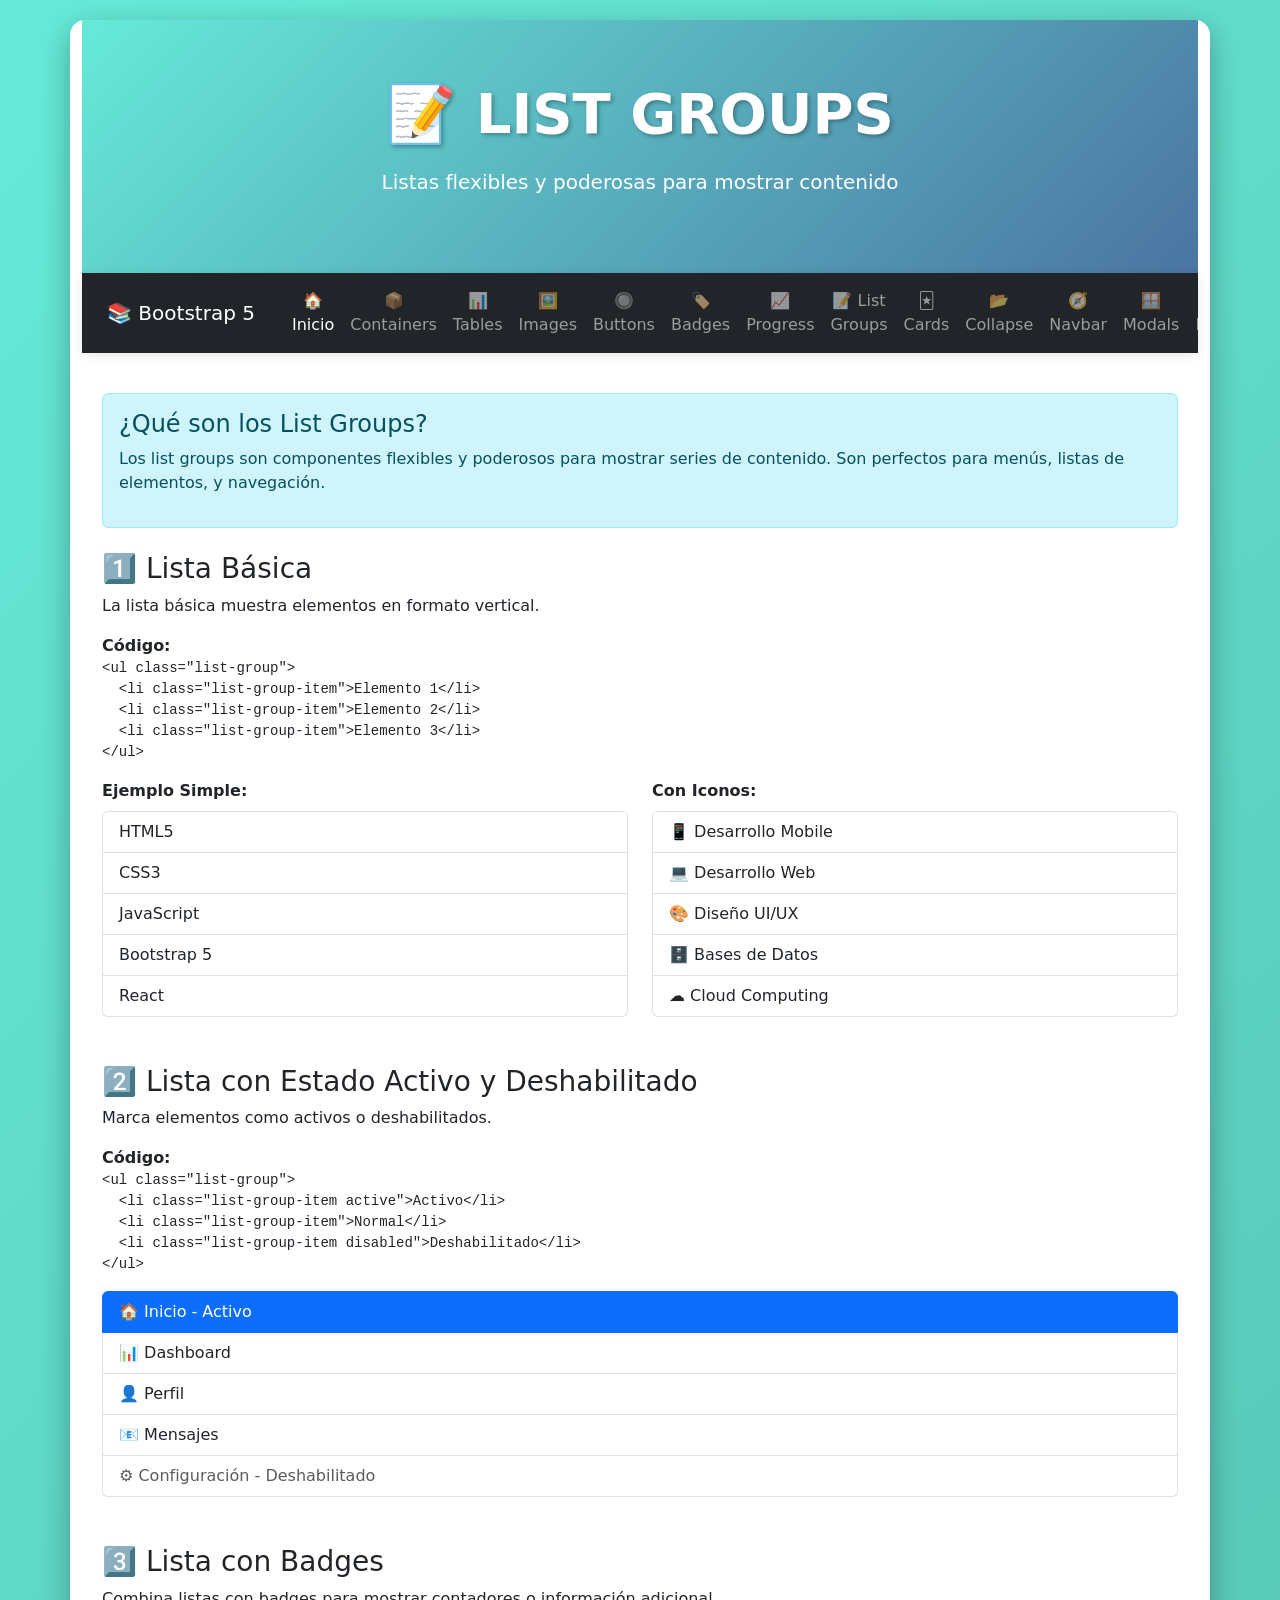
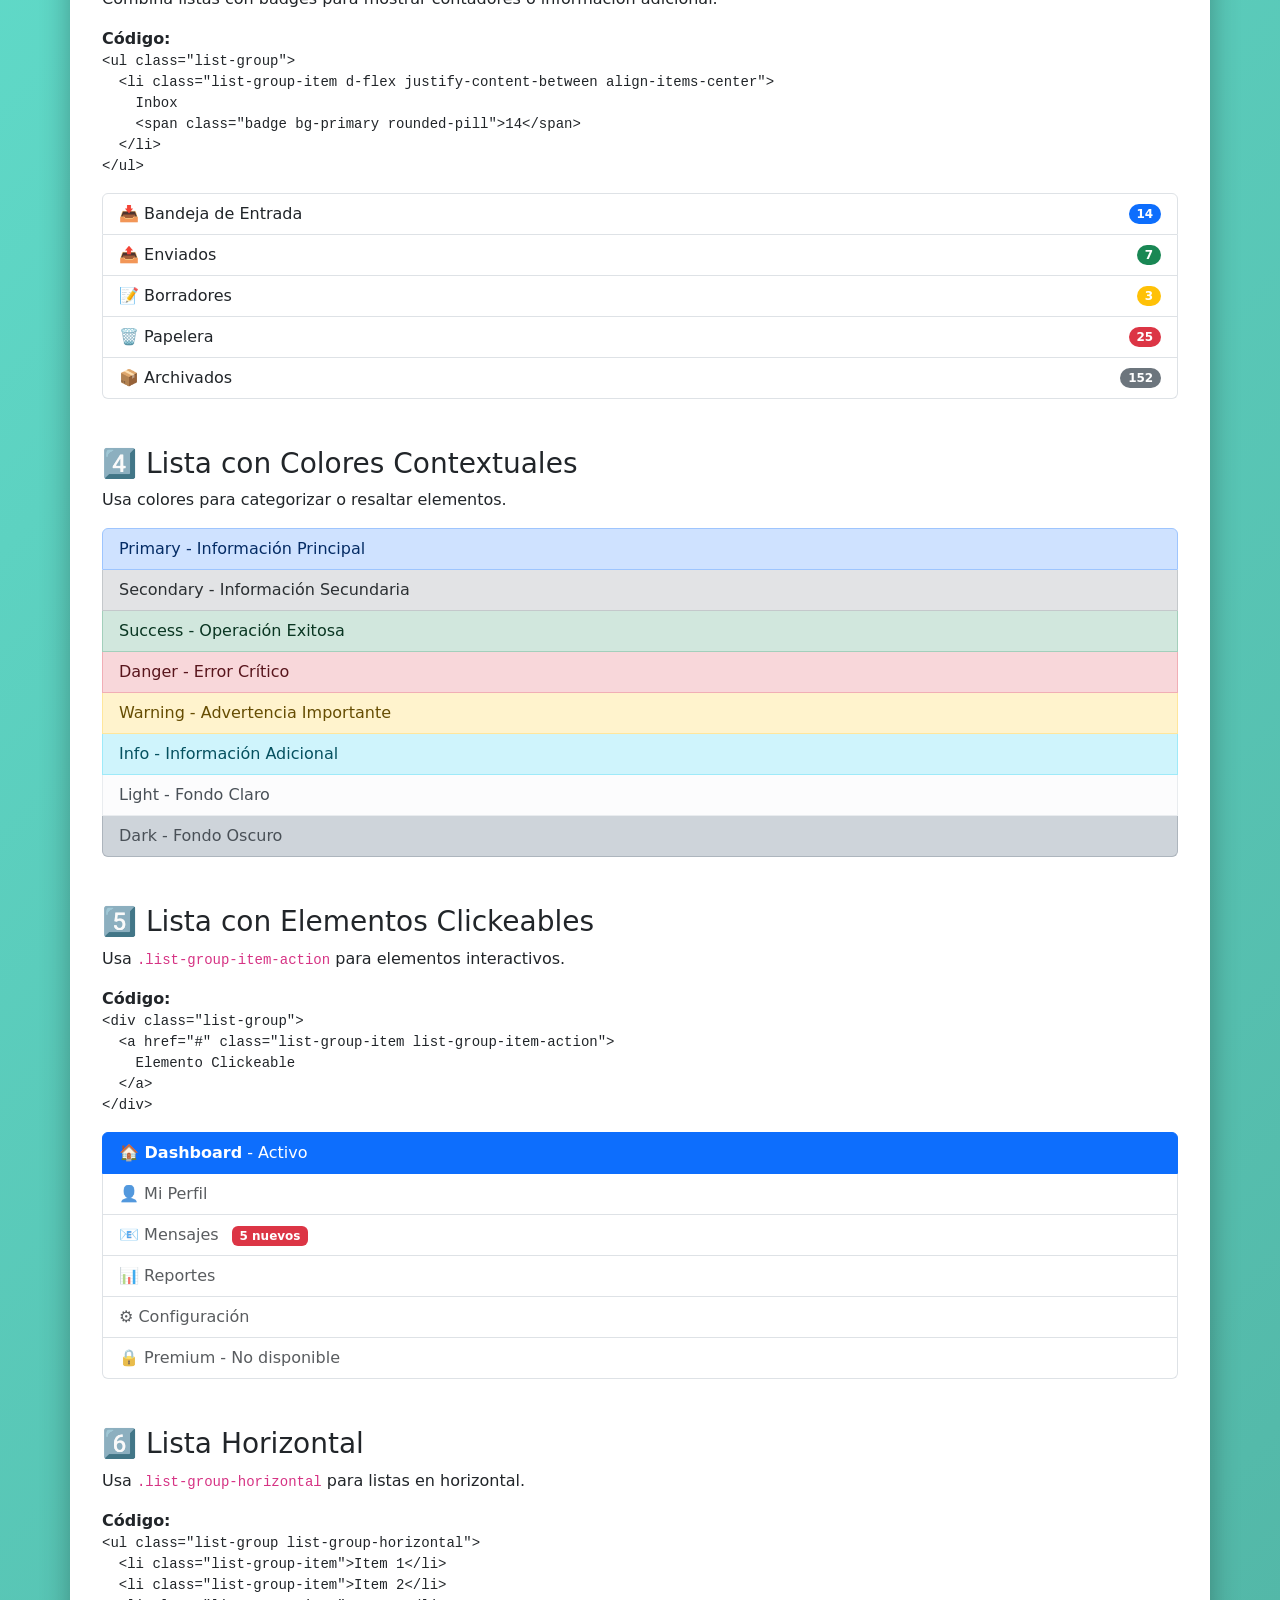
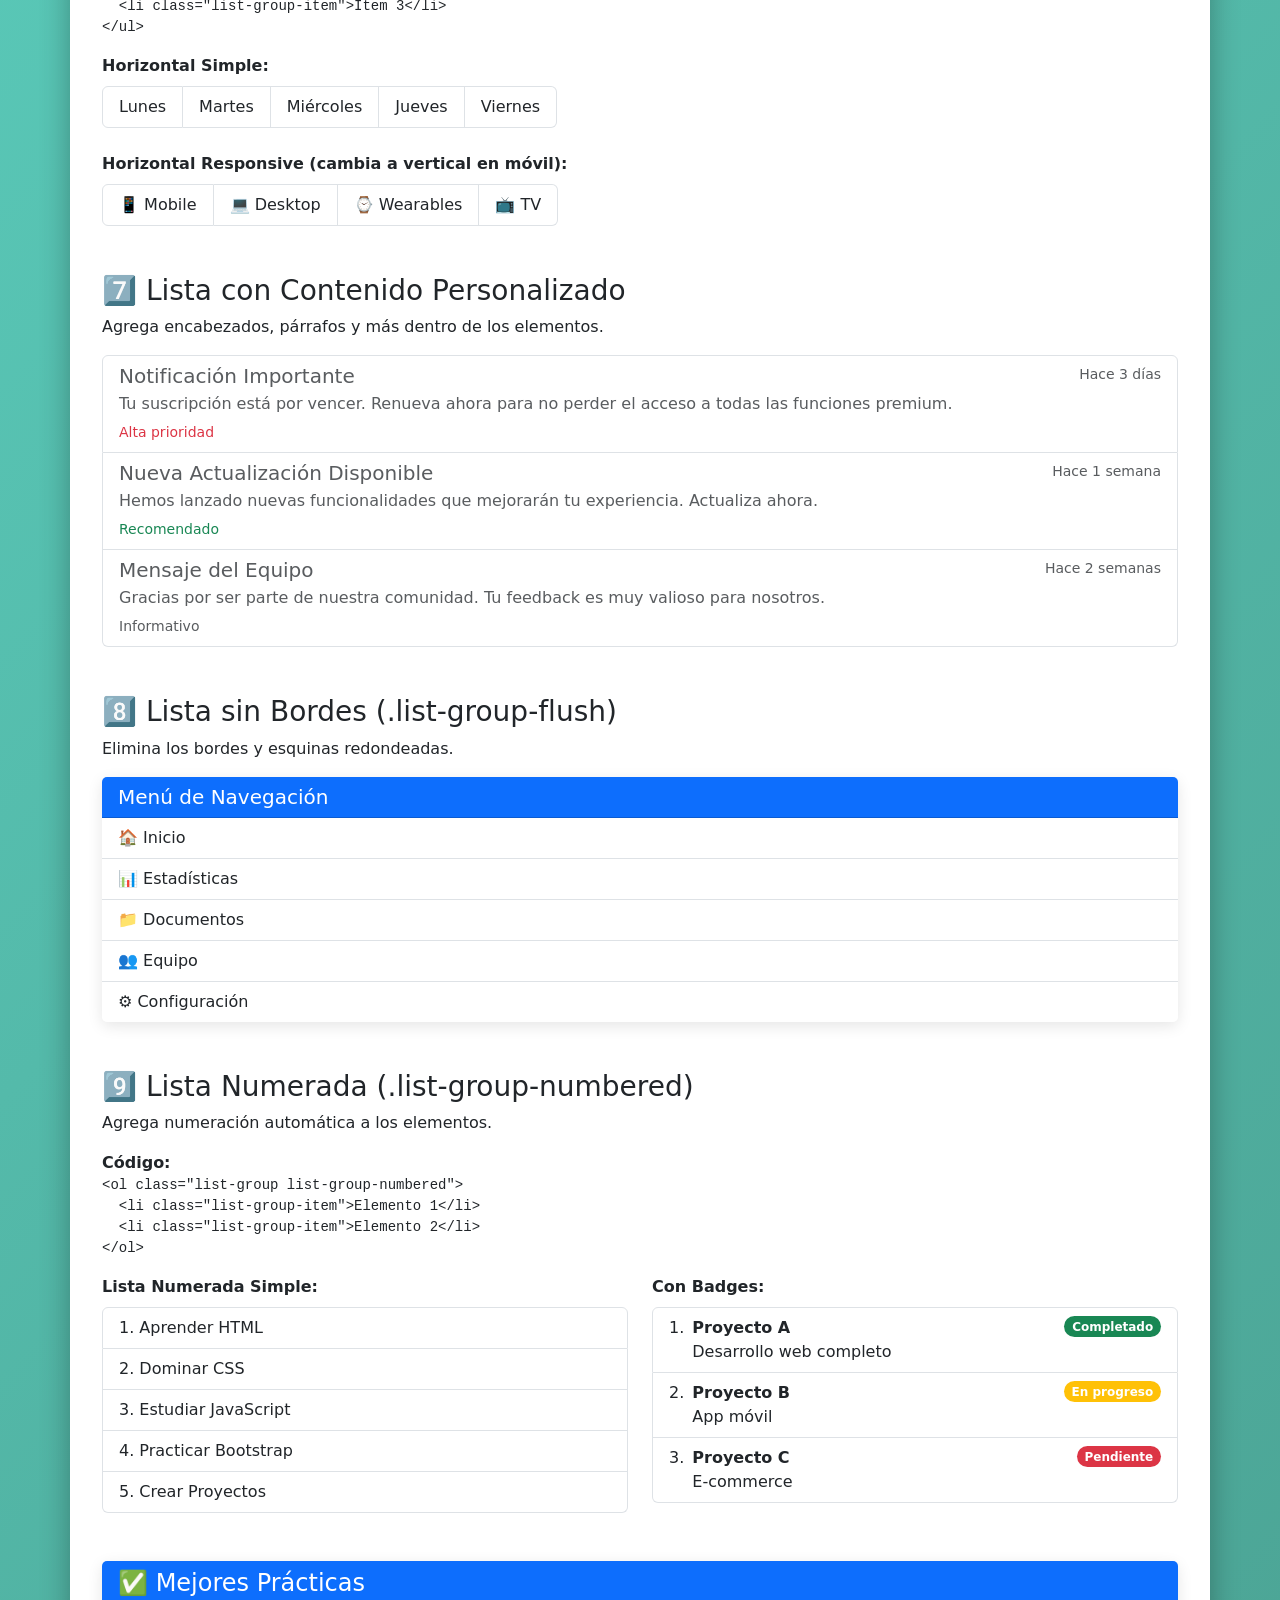
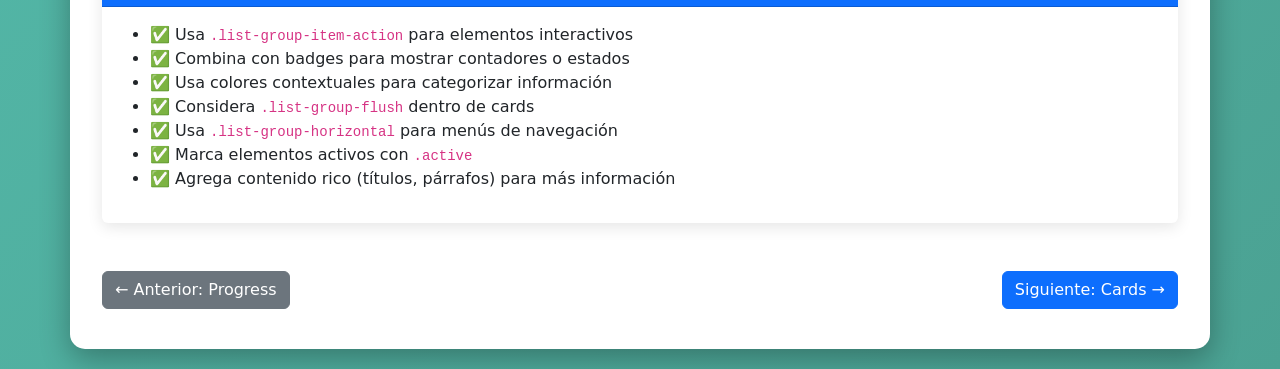
<file: list_groups.html>
<!DOCTYPE html>
<html lang="es">

<head>
    <meta charset="UTF-8">
    <meta name="viewport" content="width=device-width, initial-scale=1.0">
    <title>List Groups - Bootstrap 5</title>
    <link rel="stylesheet" href="css/bootstrap.css">
</head>

<body>
    <div class="container main-container">
        <!-- Banner -->
        <div class="banner">
            <h1>📝 LIST GROUPS</h1>
            <p class="lead">Listas flexibles y poderosas para mostrar contenido</p>
        </div>

        <!-- Navbar -->
        <nav class="navbar navbar-expand-lg navbar-dark bg-dark sticky-top">
            <div class="container-fluid">
                <button class="navbar-brand btn btn-link text-white text-decoration-none" type="button"
                    data-bs-toggle="offcanvas" data-bs-target="#offcanvasMenu">
                    📚 Bootstrap 5
                </button>
                <button class="navbar-toggler" type="button" data-bs-toggle="collapse" data-bs-target="#mainNav">
                    <span class="navbar-toggler-icon"></span>
                </button>
                <div class="collapse navbar-collapse" id="mainNav">
                    <ul class="navbar-nav mx-auto text-center">
                        <li class="nav-item">
                            <a class="nav-link active" href="index.html">🏠 Inicio</a>
                        </li>
                        <li class="nav-item">
                            <a class="nav-link" href="containers.html">📦 Containers</a>
                        </li>
                        <li class="nav-item">
                            <a class="nav-link" href="tables.html">📊 Tables</a>
                        </li>
                        <li class="nav-item">
                            <a class="nav-link" href="images.html">🖼️ Images</a>
                        </li>
                        <li class="nav-item">
                            <a class="nav-link" href="buttons.html">🔘 Buttons</a>
                        </li>
                        <li class="nav-item">
                            <a class="nav-link" href="badges.html">🏷️ Badges</a>
                        </li>
                        <li class="nav-item">
                            <a class="nav-link" href="progress.html">📈 Progress</a>
                        </li>
                        <li class="nav-item">
                            <a class="nav-link" href="list_groups.html">📝 List Groups</a>
                        </li>
                        <li class="nav-item">
                            <a class="nav-link" href="cards.html">🃏 Cards</a>
                        </li>
                        <li class="nav-item">
                            <a class="nav-link" href="collapse.html">📂 Collapse</a>
                        </li>
                        <li class="nav-item">
                            <a class="nav-link" href="navbar.html">🧭 Navbar</a>
                        </li>
                        <li class="nav-item">
                            <a class="nav-link" href="modals.html">🪟 Modals</a>
                        </li>
                        <li class="nav-item">
                            <a class="nav-link" href="forms.html">📋 Forms</a>
                        </li>
                        <li class="nav-item">
                            <a class="nav-link" href="#sobre">😎 Autor</a>
                        </li>
                    </ul>
                </div>
            </div>
        </nav>

        <!-- offcanvas -->
        <div class="offcanvas offcanvas-start" tabindex="-1" id="offcanvasMenu">
            <div class="offcanvas-header bg-dark text-white">
                <h5 class="offcanvas-title">📚 Índice de Componentes</h5>
                <button type="button" class="btn-close btn-close-white" data-bs-dismiss="offcanvas"></button>
            </div>
            <div class="offcanvas-body p-0">
                <div class="list-group list-group-flush">
                    <a href="index.html" class="list-group-item list-group-item-action active">
                        🏠 <strong>Inicio</strong>
                    </a>

                    <div class="list-group-item bg-light">
                        <small class="text-muted fw-bold">COMPONENTES BÁSICOS</small>
                    </div>

                    <a href="containers.html" class="list-group-item list-group-item-action">
                        📦 Containers
                        <span class="badge bg-primary rounded-pill float-end">Básico</span>
                    </a>

                    <a href="tables.html" class="list-group-item list-group-item-action">
                        📊 Tables
                        <span class="badge bg-success rounded-pill float-end">Popular</span>
                    </a>

                    <a href="images.html" class="list-group-item list-group-item-action">
                        🖼️ Images
                    </a>

                    <a href="buttons.html" class="list-group-item list-group-item-action">
                        🔘 Buttons
                        <span class="badge bg-danger rounded-pill float-end">Esencial</span>
                    </a>

                    <a href="badges.html" class="list-group-item list-group-item-action">
                        🏷️ Badges
                    </a>

                    <a href="progress.html" class="list-group-item list-group-item-action">
                        📈 Progress
                    </a>

                    <div class="list-group-item bg-light">
                        <small class="text-muted fw-bold">COMPONENTES AVANZADOS</small>
                    </div>

                    <a href="list_groups.html" class="list-group-item list-group-item-action">
                        📝 List Groups
                    </a>

                    <a href="cards.html" class="list-group-item list-group-item-action">
                        🃏 Cards
                        <span class="badge bg-success rounded-pill float-end">Popular</span>
                    </a>

                    <a href="collapse.html" class="list-group-item list-group-item-action">
                        📂 Collapse
                    </a>

                    <a href="navbar.html" class="list-group-item list-group-item-action">
                        🧭 Navbar
                        <span class="badge bg-danger rounded-pill float-end">Esencial</span>
                    </a>

                    <a href="modals.html" class="list-group-item list-group-item-action">
                        🪟 Modals
                        <span class="badge bg-warning rounded-pill float-end">Importante</span>
                    </a>

                    <a href="forms.html" class="list-group-item list-group-item-action">
                        📋 Forms
                        <span class="badge bg-danger rounded-pill float-end">Esencial</span>
                    </a>

                    <div class="list-group-item bg-light">
                        <small class="text-muted fw-bold">INFORMACIÓN</small>
                    </div>

                    <a href="#sobre" class="list-group-item list-group-item-action" data-bs-dismiss="offcanvas">
                        😎 Sobre el Autor
                    </a>
                </div>
            </div>
        </div>


        <!-- Contenido -->
        <div class="section-content">
            <!-- Introducción -->
            <div class="alert alert-info">
                <h4>¿Qué son los List Groups?</h4>
                <p>Los list groups son componentes flexibles y poderosos para mostrar series de contenido. Son perfectos
                    para menús, listas de elementos, y navegación.</p>
            </div>

            <!-- Lista Básica -->
            <h3 class="mt-4">1️⃣ Lista Básica</h3>
            <p>La lista básica muestra elementos en formato vertical.</p>

            <div class="code-example">
                <strong>Código:</strong>
                <pre><code>&lt;ul class="list-group"&gt;
  &lt;li class="list-group-item"&gt;Elemento 1&lt;/li&gt;
  &lt;li class="list-group-item"&gt;Elemento 2&lt;/li&gt;
  &lt;li class="list-group-item"&gt;Elemento 3&lt;/li&gt;
&lt;/ul&gt;</code></pre>
            </div>

            <div class="example-box">
                <div class="row">
                    <div class="col-md-6">
                        <strong>Ejemplo Simple:</strong>
                        <ul class="list-group mt-2">
                            <li class="list-group-item">HTML5</li>
                            <li class="list-group-item">CSS3</li>
                            <li class="list-group-item">JavaScript</li>
                            <li class="list-group-item">Bootstrap 5</li>
                            <li class="list-group-item">React</li>
                        </ul>
                    </div>
                    <div class="col-md-6">
                        <strong>Con Iconos:</strong>
                        <ul class="list-group mt-2">
                            <li class="list-group-item">📱 Desarrollo Mobile</li>
                            <li class="list-group-item">💻 Desarrollo Web</li>
                            <li class="list-group-item">🎨 Diseño UI/UX</li>
                            <li class="list-group-item">🗄️ Bases de Datos</li>
                            <li class="list-group-item">☁️ Cloud Computing</li>
                        </ul>
                    </div>
                </div>
            </div>

            <!-- Lista Activa -->
            <h3 class="mt-5">2️⃣ Lista con Estado Activo y Deshabilitado</h3>
            <p>Marca elementos como activos o deshabilitados.</p>

            <div class="code-example">
                <strong>Código:</strong>
                <pre><code>&lt;ul class="list-group"&gt;
  &lt;li class="list-group-item active"&gt;Activo&lt;/li&gt;
  &lt;li class="list-group-item"&gt;Normal&lt;/li&gt;
  &lt;li class="list-group-item disabled"&gt;Deshabilitado&lt;/li&gt;
&lt;/ul&gt;</code></pre>
            </div>

            <div class="example-box">
                <ul class="list-group">
                    <li class="list-group-item active">🏠 Inicio - Activo</li>
                    <li class="list-group-item">📊 Dashboard</li>
                    <li class="list-group-item">👤 Perfil</li>
                    <li class="list-group-item">📧 Mensajes</li>
                    <li class="list-group-item disabled">⚙️ Configuración - Deshabilitado</li>
                </ul>
            </div>

            <!-- Lista con Badges -->
            <h3 class="mt-5">3️⃣ Lista con Badges</h3>
            <p>Combina listas con badges para mostrar contadores o información adicional.</p>

            <div class="code-example">
                <strong>Código:</strong>
                <pre><code>&lt;ul class="list-group"&gt;
  &lt;li class="list-group-item d-flex justify-content-between align-items-center"&gt;
    Inbox
    &lt;span class="badge bg-primary rounded-pill"&gt;14&lt;/span&gt;
  &lt;/li&gt;
&lt;/ul&gt;</code></pre>
            </div>

            <div class="example-box">
                <ul class="list-group">
                    <li class="list-group-item d-flex justify-content-between align-items-center">
                        📥 Bandeja de Entrada
                        <span class="badge bg-primary rounded-pill">14</span>
                    </li>
                    <li class="list-group-item d-flex justify-content-between align-items-center">
                        📤 Enviados
                        <span class="badge bg-success rounded-pill">7</span>
                    </li>
                    <li class="list-group-item d-flex justify-content-between align-items-center">
                        📝 Borradores
                        <span class="badge bg-warning rounded-pill">3</span>
                    </li>
                    <li class="list-group-item d-flex justify-content-between align-items-center">
                        🗑️ Papelera
                        <span class="badge bg-danger rounded-pill">25</span>
                    </li>
                    <li class="list-group-item d-flex justify-content-between align-items-center">
                        📦 Archivados
                        <span class="badge bg-secondary rounded-pill">152</span>
                    </li>
                </ul>
            </div>

            <!-- Lista con Colores -->
            <h3 class="mt-5">4️⃣ Lista con Colores Contextuales</h3>
            <p>Usa colores para categorizar o resaltar elementos.</p>

            <div class="example-box">
                <ul class="list-group">
                    <li class="list-group-item list-group-item-primary">Primary - Información Principal</li>
                    <li class="list-group-item list-group-item-secondary">Secondary - Información Secundaria</li>
                    <li class="list-group-item list-group-item-success">Success - Operación Exitosa</li>
                    <li class="list-group-item list-group-item-danger">Danger - Error Crítico</li>
                    <li class="list-group-item list-group-item-warning">Warning - Advertencia Importante</li>
                    <li class="list-group-item list-group-item-info">Info - Información Adicional</li>
                    <li class="list-group-item list-group-item-light">Light - Fondo Claro</li>
                    <li class="list-group-item list-group-item-dark">Dark - Fondo Oscuro</li>
                </ul>
            </div>

            <!-- Lista Accionable -->
            <h3 class="mt-5">5️⃣ Lista con Elementos Clickeables</h3>
            <p>Usa <code>.list-group-item-action</code> para elementos interactivos.</p>

            <div class="code-example">
                <strong>Código:</strong>
                <pre><code>&lt;div class="list-group"&gt;
  &lt;a href="#" class="list-group-item list-group-item-action"&gt;
    Elemento Clickeable
  &lt;/a&gt;
&lt;/div&gt;</code></pre>
            </div>

            <div class="example-box">
                <div class="list-group">
                    <a href="#" class="list-group-item list-group-item-action active">
                        <strong>🏠 Dashboard</strong> - Activo
                    </a>
                    <a href="#" class="list-group-item list-group-item-action">
                        👤 Mi Perfil
                    </a>
                    <a href="#" class="list-group-item list-group-item-action">
                        📧 Mensajes <span class="badge bg-danger ms-2">5 nuevos</span>
                    </a>
                    <a href="#" class="list-group-item list-group-item-action">
                        📊 Reportes
                    </a>
                    <a href="#" class="list-group-item list-group-item-action">
                        ⚙️ Configuración
                    </a>
                    <a href="#" class="list-group-item list-group-item-action disabled">
                        🔒 Premium - No disponible
                    </a>
                </div>
            </div>

            <!-- Lista Horizontal -->
            <h3 class="mt-5">6️⃣ Lista Horizontal</h3>
            <p>Usa <code>.list-group-horizontal</code> para listas en horizontal.</p>

            <div class="code-example">
                <strong>Código:</strong>
                <pre><code>&lt;ul class="list-group list-group-horizontal"&gt;
  &lt;li class="list-group-item"&gt;Item 1&lt;/li&gt;
  &lt;li class="list-group-item"&gt;Item 2&lt;/li&gt;
  &lt;li class="list-group-item"&gt;Item 3&lt;/li&gt;
&lt;/ul&gt;</code></pre>
            </div>

            <div class="example-box">
                <strong>Horizontal Simple:</strong>
                <ul class="list-group list-group-horizontal mt-2 mb-4">
                    <li class="list-group-item">Lunes</li>
                    <li class="list-group-item">Martes</li>
                    <li class="list-group-item">Miércoles</li>
                    <li class="list-group-item">Jueves</li>
                    <li class="list-group-item">Viernes</li>
                </ul>

                <strong>Horizontal Responsive (cambia a vertical en móvil):</strong>
                <ul class="list-group list-group-horizontal-md mt-2">
                    <li class="list-group-item">📱 Mobile</li>
                    <li class="list-group-item">💻 Desktop</li>
                    <li class="list-group-item">⌚ Wearables</li>
                    <li class="list-group-item">📺 TV</li>
                </ul>
            </div>

            <!-- Lista con Contenido Personalizado -->
            <h3 class="mt-5">7️⃣ Lista con Contenido Personalizado</h3>
            <p>Agrega encabezados, párrafos y más dentro de los elementos.</p>

            <div class="example-box">
                <div class="list-group">
                    <a href="#" class="list-group-item list-group-item-action">
                        <div class="d-flex w-100 justify-content-between">
                            <h5 class="mb-1">Notificación Importante</h5>
                            <small>Hace 3 días</small>
                        </div>
                        <p class="mb-1">Tu suscripción está por vencer. Renueva ahora para no perder el acceso a todas
                            las funciones premium.</p>
                        <small class="text-danger">Alta prioridad</small>
                    </a>
                    <a href="#" class="list-group-item list-group-item-action">
                        <div class="d-flex w-100 justify-content-between">
                            <h5 class="mb-1">Nueva Actualización Disponible</h5>
                            <small class="text-muted">Hace 1 semana</small>
                        </div>
                        <p class="mb-1">Hemos lanzado nuevas funcionalidades que mejorarán tu experiencia. Actualiza
                            ahora.</p>
                        <small class="text-success">Recomendado</small>
                    </a>
                    <a href="#" class="list-group-item list-group-item-action">
                        <div class="d-flex w-100 justify-content-between">
                            <h5 class="mb-1">Mensaje del Equipo</h5>
                            <small class="text-muted">Hace 2 semanas</small>
                        </div>
                        <p class="mb-1">Gracias por ser parte de nuestra comunidad. Tu feedback es muy valioso para
                            nosotros.</p>
                        <small>Informativo</small>
                    </a>
                </div>
            </div>

            <!-- Lista sin Bordes -->
            <h3 class="mt-5">8️⃣ Lista sin Bordes (.list-group-flush)</h3>
            <p>Elimina los bordes y esquinas redondeadas.</p>

            <div class="example-box">
                <div class="card">
                    <div class="card-header bg-primary text-white">
                        <h5 class="mb-0">Menú de Navegación</h5>
                    </div>
                    <ul class="list-group list-group-flush">
                        <li class="list-group-item">🏠 Inicio</li>
                        <li class="list-group-item">📊 Estadísticas</li>
                        <li class="list-group-item">📁 Documentos</li>
                        <li class="list-group-item">👥 Equipo</li>
                        <li class="list-group-item">⚙️ Configuración</li>
                    </ul>
                </div>
            </div>

            <!-- Lista Numerada -->
            <h3 class="mt-5">9️⃣ Lista Numerada (.list-group-numbered)</h3>
            <p>Agrega numeración automática a los elementos.</p>

            <div class="code-example">
                <strong>Código:</strong>
                <pre><code>&lt;ol class="list-group list-group-numbered"&gt;
  &lt;li class="list-group-item"&gt;Elemento 1&lt;/li&gt;
  &lt;li class="list-group-item"&gt;Elemento 2&lt;/li&gt;
&lt;/ol&gt;</code></pre>
            </div>

            <div class="example-box">
                <div class="row">
                    <div class="col-md-6">
                        <strong>Lista Numerada Simple:</strong>
                        <ol class="list-group list-group-numbered mt-2">
                            <li class="list-group-item">Aprender HTML</li>
                            <li class="list-group-item">Dominar CSS</li>
                            <li class="list-group-item">Estudiar JavaScript</li>
                            <li class="list-group-item">Practicar Bootstrap</li>
                            <li class="list-group-item">Crear Proyectos</li>
                        </ol>
                    </div>
                    <div class="col-md-6">
                        <strong>Con Badges:</strong>
                        <ol class="list-group list-group-numbered mt-2">
                            <li class="list-group-item d-flex justify-content-between align-items-start">
                                <div class="ms-2 me-auto">
                                    <div class="fw-bold">Proyecto A</div>
                                    Desarrollo web completo
                                </div>
                                <span class="badge bg-success rounded-pill">Completado</span>
                            </li>
                            <li class="list-group-item d-flex justify-content-between align-items-start">
                                <div class="ms-2 me-auto">
                                    <div class="fw-bold">Proyecto B</div>
                                    App móvil
                                </div>
                                <span class="badge bg-warning rounded-pill">En progreso</span>
                            </li>
                            <li class="list-group-item d-flex justify-content-between align-items-start">
                                <div class="ms-2 me-auto">
                                    <div class="fw-bold">Proyecto C</div>
                                    E-commerce
                                </div>
                                <span class="badge bg-danger rounded-pill">Pendiente</span>
                            </li>
                        </ol>
                    </div>
                </div>
            </div>

            <!-- Mejores Prácticas -->
            <div class="card mt-5">
                <div class="card-header bg-primary text-white">
                    <h4 class="mb-0">✅ Mejores Prácticas</h4>
                </div>
                <div class="card-body">
                    <ul>
                        <li>✅ Usa <code>.list-group-item-action</code> para elementos interactivos</li>
                        <li>✅ Combina con badges para mostrar contadores o estados</li>
                        <li>✅ Usa colores contextuales para categorizar información</li>
                        <li>✅ Considera <code>.list-group-flush</code> dentro de cards</li>
                        <li>✅ Usa <code>.list-group-horizontal</code> para menús de navegación</li>
                        <li>✅ Marca elementos activos con <code>.active</code></li>
                        <li>✅ Agrega contenido rico (títulos, párrafos) para más información</li>
                    </ul>
                </div>
            </div>

            <!-- Navegación -->
            <div class="d-flex justify-content-between mt-5">
                <a href="progress.html" class="btn btn-secondary">← Anterior: Progress</a>
                <a href="cards.html" class="btn btn-primary">Siguiente: Cards →</a>
            </div>
        </div>
    </div>

    <script src="js/bootstrap.bundle.min.js"></script>
</body>

</html>
</file>
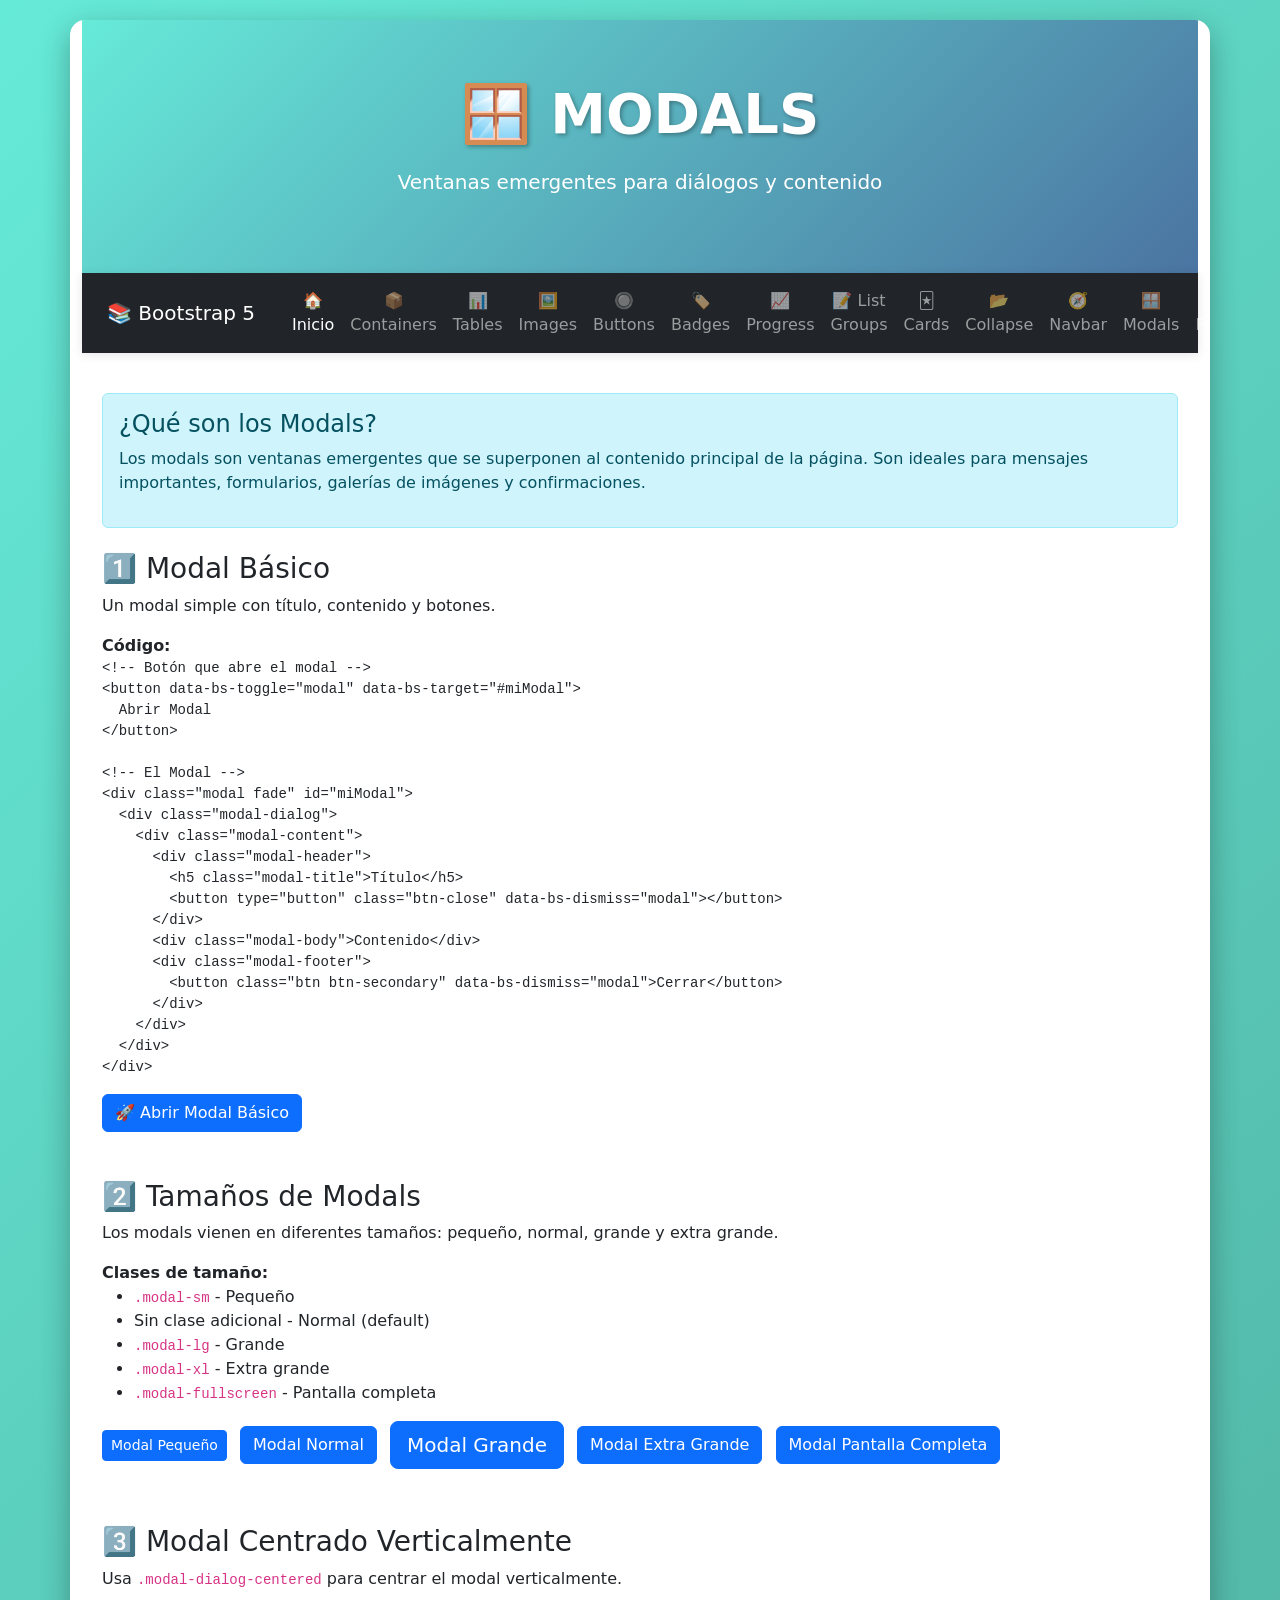
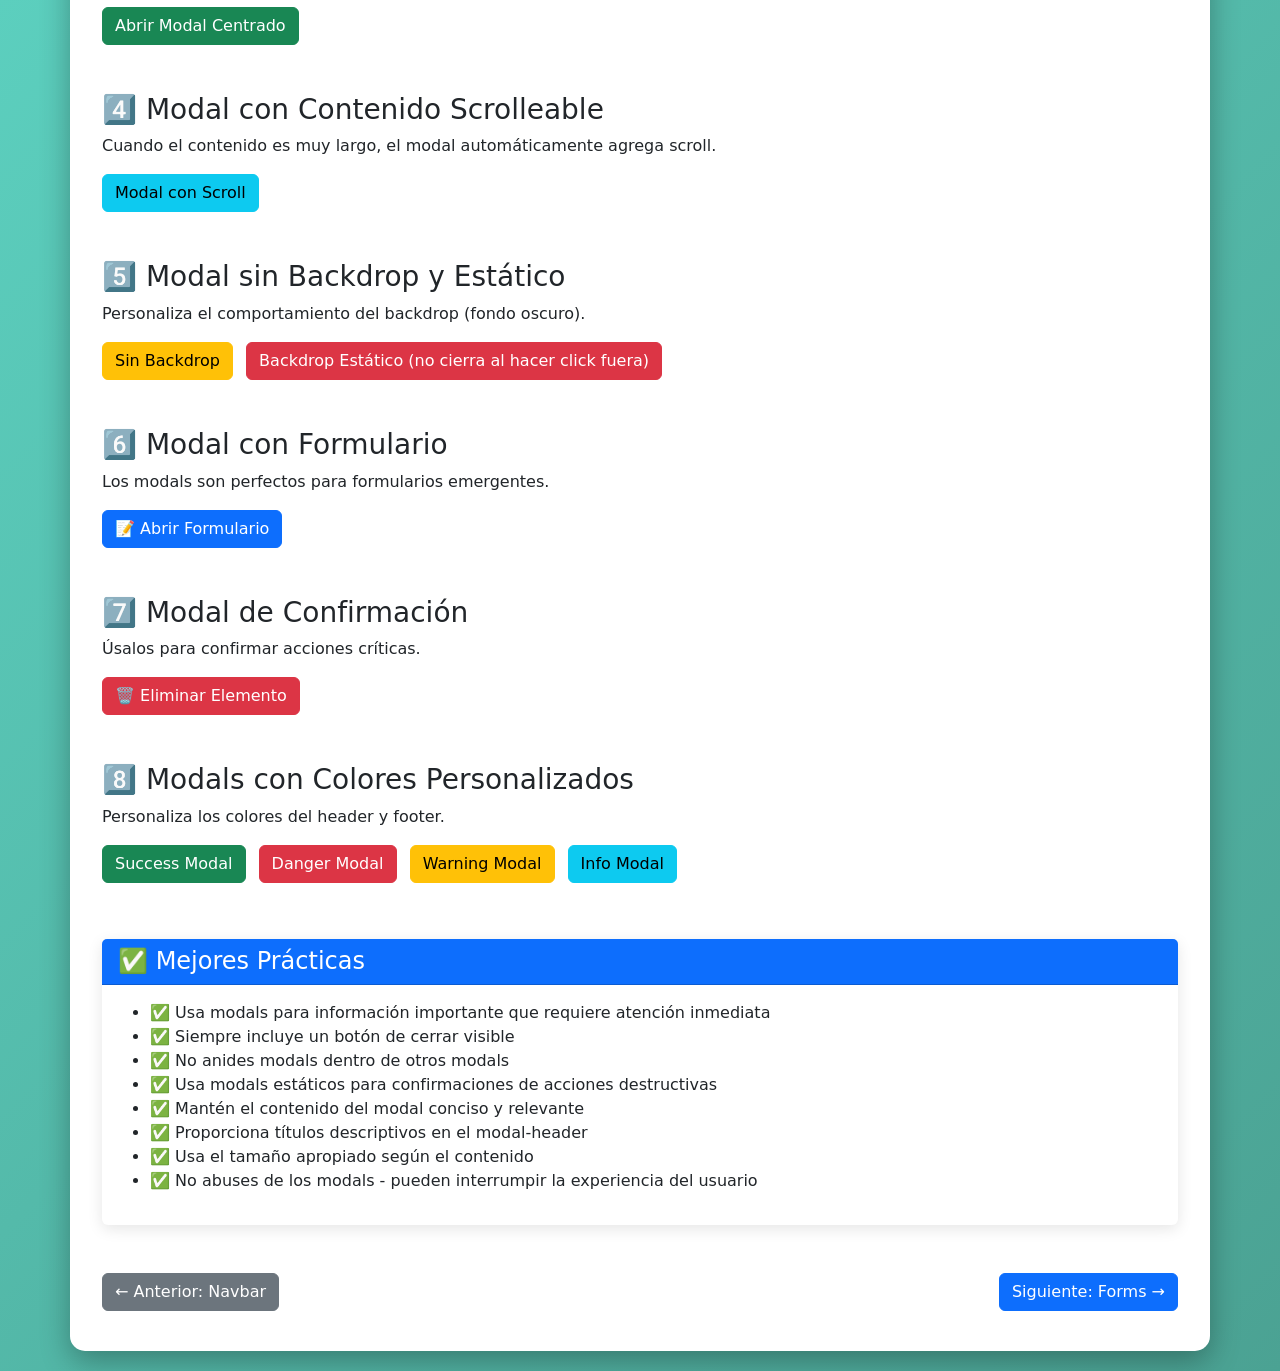
<file: modals.html>
<!DOCTYPE html>
<html lang="es">

<head>
    <meta charset="UTF-8">
    <meta name="viewport" content="width=device-width, initial-scale=1.0">
    <title>Modals - Bootstrap 5</title>
    <link rel="stylesheet" href="css/bootstrap.css">

<body>
    <div class="container main-container">
        <!-- Banner -->
        <div class="banner">
            <h1>🪟 MODALS</h1>
            <p class="lead">Ventanas emergentes para diálogos y contenido</p>
        </div>

        <!-- Navbar -->
        <nav class="navbar navbar-expand-lg navbar-dark bg-dark sticky-top">
            <div class="container-fluid">
                <button class="navbar-brand btn btn-link text-white text-decoration-none" type="button"
                    data-bs-toggle="offcanvas" data-bs-target="#offcanvasMenu">
                    📚 Bootstrap 5
                </button>
                <button class="navbar-toggler" type="button" data-bs-toggle="collapse" data-bs-target="#mainNav">
                    <span class="navbar-toggler-icon"></span>
                </button>
                <div class="collapse navbar-collapse" id="mainNav">
                    <ul class="navbar-nav mx-auto text-center">
                        <li class="nav-item">
                            <a class="nav-link active" href="index.html">🏠 Inicio</a>
                        </li>
                        <li class="nav-item">
                            <a class="nav-link" href="containers.html">📦 Containers</a>
                        </li>
                        <li class="nav-item">
                            <a class="nav-link" href="tables.html">📊 Tables</a>
                        </li>
                        <li class="nav-item">
                            <a class="nav-link" href="images.html">🖼️ Images</a>
                        </li>
                        <li class="nav-item">
                            <a class="nav-link" href="buttons.html">🔘 Buttons</a>
                        </li>
                        <li class="nav-item">
                            <a class="nav-link" href="badges.html">🏷️ Badges</a>
                        </li>
                        <li class="nav-item">
                            <a class="nav-link" href="progress.html">📈 Progress</a>
                        </li>
                        <li class="nav-item">
                            <a class="nav-link" href="list_groups.html">📝 List Groups</a>
                        </li>
                        <li class="nav-item">
                            <a class="nav-link" href="cards.html">🃏 Cards</a>
                        </li>
                        <li class="nav-item">
                            <a class="nav-link" href="collapse.html">📂 Collapse</a>
                        </li>
                        <li class="nav-item">
                            <a class="nav-link" href="navbar.html">🧭 Navbar</a>
                        </li>
                        <li class="nav-item">
                            <a class="nav-link" href="modals.html">🪟 Modals</a>
                        </li>
                        <li class="nav-item">
                            <a class="nav-link" href="forms.html">📋 Forms</a>
                        </li>
                        <li class="nav-item">
                            <a class="nav-link" href="#sobre">😎 Autor</a>
                        </li>
                    </ul>
                </div>
            </div>
        </nav>

        <!-- offcanvas -->
        <div class="offcanvas offcanvas-start" tabindex="-1" id="offcanvasMenu">
            <div class="offcanvas-header bg-dark text-white">
                <h5 class="offcanvas-title">📚 Índice de Componentes</h5>
                <button type="button" class="btn-close btn-close-white" data-bs-dismiss="offcanvas"></button>
            </div>
            <div class="offcanvas-body p-0">
                <div class="list-group list-group-flush">
                    <a href="index.html" class="list-group-item list-group-item-action active">
                        🏠 <strong>Inicio</strong>
                    </a>

                    <div class="list-group-item bg-light">
                        <small class="text-muted fw-bold">COMPONENTES BÁSICOS</small>
                    </div>

                    <a href="containers.html" class="list-group-item list-group-item-action">
                        📦 Containers
                        <span class="badge bg-primary rounded-pill float-end">Básico</span>
                    </a>

                    <a href="tables.html" class="list-group-item list-group-item-action">
                        📊 Tables
                        <span class="badge bg-success rounded-pill float-end">Popular</span>
                    </a>

                    <a href="images.html" class="list-group-item list-group-item-action">
                        🖼️ Images
                    </a>

                    <a href="buttons.html" class="list-group-item list-group-item-action">
                        🔘 Buttons
                        <span class="badge bg-danger rounded-pill float-end">Esencial</span>
                    </a>

                    <a href="badges.html" class="list-group-item list-group-item-action">
                        🏷️ Badges
                    </a>

                    <a href="progress.html" class="list-group-item list-group-item-action">
                        📈 Progress
                    </a>

                    <div class="list-group-item bg-light">
                        <small class="text-muted fw-bold">COMPONENTES AVANZADOS</small>
                    </div>

                    <a href="list_groups.html" class="list-group-item list-group-item-action">
                        📝 List Groups
                    </a>

                    <a href="cards.html" class="list-group-item list-group-item-action">
                        🃏 Cards
                        <span class="badge bg-success rounded-pill float-end">Popular</span>
                    </a>

                    <a href="collapse.html" class="list-group-item list-group-item-action">
                        📂 Collapse
                    </a>

                    <a href="navbar.html" class="list-group-item list-group-item-action">
                        🧭 Navbar
                        <span class="badge bg-danger rounded-pill float-end">Esencial</span>
                    </a>

                    <a href="modals.html" class="list-group-item list-group-item-action">
                        🪟 Modals
                        <span class="badge bg-warning rounded-pill float-end">Importante</span>
                    </a>

                    <a href="forms.html" class="list-group-item list-group-item-action">
                        📋 Forms
                        <span class="badge bg-danger rounded-pill float-end">Esencial</span>
                    </a>

                    <div class="list-group-item bg-light">
                        <small class="text-muted fw-bold">INFORMACIÓN</small>
                    </div>

                    <a href="#sobre" class="list-group-item list-group-item-action" data-bs-dismiss="offcanvas">
                        😎 Sobre el Autor
                    </a>
                </div>
            </div>
        </div>


        <!-- Contenido -->
        <div class="section-content">
            <!-- Introducción -->
            <div class="alert alert-info">
                <h4>¿Qué son los Modals?</h4>
                <p>Los modals son ventanas emergentes que se superponen al contenido principal de la página. Son ideales
                    para mensajes importantes, formularios, galerías de imágenes y confirmaciones.</p>
            </div>

            <!-- Modal Básico -->
            <h3 class="mt-4">1️⃣ Modal Básico</h3>
            <p>Un modal simple con título, contenido y botones.</p>

            <div class="code-example">
                <strong>Código:</strong>
                <pre><code>&lt;!-- Botón que abre el modal --&gt;
&lt;button data-bs-toggle="modal" data-bs-target="#miModal"&gt;
  Abrir Modal
&lt;/button&gt;

&lt;!-- El Modal --&gt;
&lt;div class="modal fade" id="miModal"&gt;
  &lt;div class="modal-dialog"&gt;
    &lt;div class="modal-content"&gt;
      &lt;div class="modal-header"&gt;
        &lt;h5 class="modal-title"&gt;Título&lt;/h5&gt;
        &lt;button type="button" class="btn-close" data-bs-dismiss="modal"&gt;&lt;/button&gt;
      &lt;/div&gt;
      &lt;div class="modal-body"&gt;Contenido&lt;/div&gt;
      &lt;div class="modal-footer"&gt;
        &lt;button class="btn btn-secondary" data-bs-dismiss="modal"&gt;Cerrar&lt;/button&gt;
      &lt;/div&gt;
    &lt;/div&gt;
  &lt;/div&gt;
&lt;/div&gt;</code></pre>
            </div>

            <div class="example-box">
                <button class="btn btn-primary" data-bs-toggle="modal" data-bs-target="#modalBasico">
                    🚀 Abrir Modal Básico
                </button>
            </div>

            <!-- Modals con Diferentes Tamaños -->
            <h3 class="mt-5">2️⃣ Tamaños de Modals</h3>
            <p>Los modals vienen en diferentes tamaños: pequeño, normal, grande y extra grande.</p>

            <div class="code-example">
                <strong>Clases de tamaño:</strong>
                <ul>
                    <li><code>.modal-sm</code> - Pequeño</li>
                    <li>Sin clase adicional - Normal (default)</li>
                    <li><code>.modal-lg</code> - Grande</li>
                    <li><code>.modal-xl</code> - Extra grande</li>
                    <li><code>.modal-fullscreen</code> - Pantalla completa</li>
                </ul>
            </div>

            <div class="example-box">
                <button class="btn btn-sm btn-primary me-2 mb-2" data-bs-toggle="modal" data-bs-target="#modalSmall">
                    Modal Pequeño
                </button>
                <button class="btn btn-primary me-2 mb-2" data-bs-toggle="modal" data-bs-target="#modalNormal">
                    Modal Normal
                </button>
                <button class="btn btn-lg btn-primary me-2 mb-2" data-bs-toggle="modal" data-bs-target="#modalLarge">
                    Modal Grande
                </button>
                <button class="btn btn-primary me-2 mb-2" data-bs-toggle="modal" data-bs-target="#modalXL">
                    Modal Extra Grande
                </button>
                <button class="btn btn-primary mb-2" data-bs-toggle="modal" data-bs-target="#modalFullscreen">
                    Modal Pantalla Completa
                </button>
            </div>

            <!-- Modals Centrados -->
            <h3 class="mt-5">3️⃣ Modal Centrado Verticalmente</h3>
            <p>Usa <code>.modal-dialog-centered</code> para centrar el modal verticalmente.</p>

            <div class="example-box">
                <button class="btn btn-success" data-bs-toggle="modal" data-bs-target="#modalCentered">
                    Abrir Modal Centrado
                </button>
            </div>

            <!-- Modal con Scroll -->
            <h3 class="mt-5">4️⃣ Modal con Contenido Scrolleable</h3>
            <p>Cuando el contenido es muy largo, el modal automáticamente agrega scroll.</p>

            <div class="example-box">
                <button class="btn btn-info" data-bs-toggle="modal" data-bs-target="#modalScroll">
                    Modal con Scroll
                </button>
            </div>

            <!-- Modal sin Backdrop -->
            <h3 class="mt-5">5️⃣ Modal sin Backdrop y Estático</h3>
            <p>Personaliza el comportamiento del backdrop (fondo oscuro).</p>

            <div class="example-box">
                <button class="btn btn-warning me-2" data-bs-toggle="modal" data-bs-target="#modalNoBackdrop">
                    Sin Backdrop
                </button>
                <button class="btn btn-danger" data-bs-toggle="modal" data-bs-target="#modalStatic">
                    Backdrop Estático (no cierra al hacer click fuera)
                </button>
            </div>

            <!-- Modal con Formulario -->
            <h3 class="mt-5">6️⃣ Modal con Formulario</h3>
            <p>Los modals son perfectos para formularios emergentes.</p>

            <div class="example-box">
                <button class="btn btn-primary" data-bs-toggle="modal" data-bs-target="#modalForm">
                    📝 Abrir Formulario
                </button>
            </div>

            <!-- Modal de Confirmación -->
            <h3 class="mt-5">7️⃣ Modal de Confirmación</h3>
            <p>Úsalos para confirmar acciones críticas.</p>

            <div class="example-box">
                <button class="btn btn-danger" data-bs-toggle="modal" data-bs-target="#modalConfirm">
                    🗑️ Eliminar Elemento
                </button>
            </div>

            <!-- Modal con Colores -->
            <h3 class="mt-5">8️⃣ Modals con Colores Personalizados</h3>
            <p>Personaliza los colores del header y footer.</p>

            <div class="example-box">
                <button class="btn btn-success me-2 mb-2" data-bs-toggle="modal" data-bs-target="#modalSuccess">
                    Success Modal
                </button>
                <button class="btn btn-danger me-2 mb-2" data-bs-toggle="modal" data-bs-target="#modalDanger">
                    Danger Modal
                </button>
                <button class="btn btn-warning me-2 mb-2" data-bs-toggle="modal" data-bs-target="#modalWarning">
                    Warning Modal
                </button>
                <button class="btn btn-info mb-2" data-bs-toggle="modal" data-bs-target="#modalInfo">
                    Info Modal
                </button>
            </div>

            <!-- Mejores Prácticas -->
            <div class="card mt-5">
                <div class="card-header bg-primary text-white">
                    <h4 class="mb-0">✅ Mejores Prácticas</h4>
                </div>
                <div class="card-body">
                    <ul>
                        <li>✅ Usa modals para información importante que requiere atención inmediata</li>
                        <li>✅ Siempre incluye un botón de cerrar visible</li>
                        <li>✅ No anides modals dentro de otros modals</li>
                        <li>✅ Usa modals estáticos para confirmaciones de acciones destructivas</li>
                        <li>✅ Mantén el contenido del modal conciso y relevante</li>
                        <li>✅ Proporciona títulos descriptivos en el modal-header</li>
                        <li>✅ Usa el tamaño apropiado según el contenido</li>
                        <li>✅ No abuses de los modals - pueden interrumpir la experiencia del usuario</li>
                    </ul>
                </div>
            </div>

            <!-- Navegación -->
            <div class="d-flex justify-content-between mt-5">
                <a href="navbar.html" class="btn btn-secondary">← Anterior: Navbar</a>
                <a href="forms.html" class="btn btn-primary">Siguiente: Forms →</a>
            </div>
        </div>
    </div>

    <!-- MODALS DEFINITIVOS -->
    <!-- Modal Básico -->
    <div class="modal fade" id="modalBasico">
        <div class="modal-dialog">
            <div class="modal-content">
                <div class="modal-header">
                    <h5 class="modal-title">📌 Modal Básico</h5>
                    <button type="button" class="btn-close" data-bs-dismiss="modal"></button>
                </div>
                <div class="modal-body">
                    <p>Este es un modal básico con todos los elementos estándar:</p>
                    <ul>
                        <li>Header con título</li>
                        <li>Body con contenido</li>
                        <li>Footer con botones de acción</li>
                    </ul>
                </div>
                <div class="modal-footer">
                    <button type="button" class="btn btn-secondary" data-bs-dismiss="modal">Cerrar</button>
                    <button type="button" class="btn btn-primary">Guardar Cambios</button>
                </div>
            </div>
        </div>
    </div>

    <!-- Modal Pequeño -->
    <div class="modal fade" id="modalSmall">
        <div class="modal-dialog modal-sm">
            <div class="modal-content">
                <div class="modal-header">
                    <h6 class="modal-title">Modal Pequeño</h6>
                    <button type="button" class="btn-close" data-bs-dismiss="modal"></button>
                </div>
                <div class="modal-body">
                    Este es un modal pequeño, ideal para mensajes cortos.
                </div>
            </div>
        </div>
    </div>

    <!-- Modal Normal -->
    <div class="modal fade" id="modalNormal">
        <div class="modal-dialog">
            <div class="modal-content">
                <div class="modal-header">
                    <h5 class="modal-title">Modal Normal</h5>
                    <button type="button" class="btn-close" data-bs-dismiss="modal"></button>
                </div>
                <div class="modal-body">
                    Este es el tamaño por defecto del modal. Perfecto para la mayoría de los casos de uso.
                </div>
                <div class="modal-footer">
                    <button type="button" class="btn btn-secondary" data-bs-dismiss="modal">Cerrar</button>
                </div>
            </div>
        </div>
    </div>

    <!-- Modal Grande -->
    <div class="modal fade" id="modalLarge">
        <div class="modal-dialog modal-lg">
            <div class="modal-content">
                <div class="modal-header">
                    <h5 class="modal-title">Modal Grande</h5>
                    <button type="button" class="btn-close" data-bs-dismiss="modal"></button>
                </div>
                <div class="modal-body">
                    Este es un modal grande, útil para formularios extensos o contenido que necesita más espacio.
                    <p class="mt-3">Puedes incluir mucho más contenido aquí sin que se vea apretado.</p>
                </div>
                <div class="modal-footer">
                    <button type="button" class="btn btn-secondary" data-bs-dismiss="modal">Cerrar</button>
                </div>
            </div>
        </div>
    </div>

    <!-- Modal Extra Grande -->
    <div class="modal fade" id="modalXL">
        <div class="modal-dialog modal-xl">
            <div class="modal-content">
                <div class="modal-header">
                    <h5 class="modal-title">Modal Extra Grande</h5>
                    <button type="button" class="btn-close" data-bs-dismiss="modal"></button>
                </div>
                <div class="modal-body">
                    <h6>Modal Extra Grande</h6>
                    <p>Este modal es perfecto para dashboards, tablas grandes, o contenido complejo.</p>
                    <div class="row">
                        <div class="col-md-4">Columna 1</div>
                        <div class="col-md-4">Columna 2</div>
                        <div class="col-md-4">Columna 3</div>
                    </div>
                </div>
            </div>
        </div>
    </div>

    <!-- Modal Pantalla Completa -->
    <div class="modal fade" id="modalFullscreen">
        <div class="modal-dialog modal-fullscreen">
            <div class="modal-content">
                <div class="modal-header">
                    <h5 class="modal-title">Modal Pantalla Completa</h5>
                    <button type="button" class="btn-close" data-bs-dismiss="modal"></button>
                </div>
                <div class="modal-body">
                    <h4>Este modal ocupa toda la pantalla</h4>
                    <p>Ideal para aplicaciones web complejas o editores.</p>
                </div>
                <div class="modal-footer">
                    <button type="button" class="btn btn-secondary" data-bs-dismiss="modal">Cerrar</button>
                </div>
            </div>
        </div>
    </div>

    <!-- Modal Centrado -->
    <div class="modal fade" id="modalCentered">
        <div class="modal-dialog modal-dialog-centered">
            <div class="modal-content">
                <div class="modal-header bg-success text-white">
                    <h5 class="modal-title">✨ Modal Centrado</h5>
                    <button type="button" class="btn-close btn-close-white" data-bs-dismiss="modal"></button>
                </div>
                <div class="modal-body">
                    Este modal está centrado verticalmente en la pantalla. Perfecto para llamar la atención.
                </div>
                <div class="modal-footer">
                    <button type="button" class="btn btn-success" data-bs-dismiss="modal">Entendido</button>
                </div>
            </div>
        </div>
    </div>

    <!-- Modal con Scroll -->
    <div class="modal fade" id="modalScroll">
        <div class="modal-dialog modal-dialog-scrollable">
            <div class="modal-content">
                <div class="modal-header">
                    <h5 class="modal-title">Modal con Scroll</h5>
                    <button type="button" class="btn-close" data-bs-dismiss="modal"></button>
                </div>
                <div class="modal-body">
                    <p>Este modal tiene contenido largo que requiere scroll...</p>
                    <p>Lorem ipsum dolor sit amet, consectetur adipiscing elit.</p>
                    <p>Sed do eiusmod tempor incididunt ut labore et dolore magna aliqua.</p>
                    <p>Ut enim ad minim veniam, quis nostrud exercitation ullamco.</p>
                    <p>Duis aute irure dolor in reprehenderit in voluptate velit.</p>
                    <p>Excepteur sint occaecat cupidatat non proident.</p>
                    <p>Lorem ipsum dolor sit amet, consectetur adipiscing elit.</p>
                    <p>Sed do eiusmod tempor incididunt ut labore et dolore magna aliqua.</p>
                    <p>Ut enim ad minim veniam, quis nostrud exercitation ullamco.</p>
                    <p>Duis aute irure dolor in reprehenderit in voluptate velit.</p>
                </div>
                <div class="modal-footer">
                    <button type="button" class="btn btn-secondary" data-bs-dismiss="modal">Cerrar</button>
                </div>
            </div>
        </div>
    </div>

    <!-- Modal Sin Backdrop -->
    <div class="modal fade" id="modalNoBackdrop" data-bs-backdrop="false">
        <div class="modal-dialog">
            <div class="modal-content">
                <div class="modal-header">
                    <h5 class="modal-title">Sin Backdrop</h5>
                    <button type="button" class="btn-close" data-bs-dismiss="modal"></button>
                </div>
                <div class="modal-body">
                    Este modal no tiene fondo oscuro. Puedes interactuar con el contenido detrás.
                </div>
            </div>
        </div>
    </div>

    <!-- Modal Estático -->
    <div class="modal fade" id="modalStatic" data-bs-backdrop="static" data-bs-keyboard="false">
        <div class="modal-dialog">
            <div class="modal-content">
                <div class="modal-header bg-danger text-white">
                    <h5 class="modal-title">⚠️ Modal Estático</h5>
                    <button type="button" class="btn-close btn-close-white" data-bs-dismiss="modal"></button>
                </div>
                <div class="modal-body">
                    Este modal solo se cierra con el botón. No se puede cerrar haciendo click fuera o presionando ESC.
                </div>
                <div class="modal-footer">
                    <button type="button" class="btn btn-danger" data-bs-dismiss="modal">Cerrar</button>
                </div>
            </div>
        </div>
    </div>

    <!-- Modal con Formulario -->
    <div class="modal fade" id="modalForm">
        <div class="modal-dialog">
            <div class="modal-content">
                <div class="modal-header">
                    <h5 class="modal-title">📝 Registro de Usuario</h5>
                    <button type="button" class="btn-close" data-bs-dismiss="modal"></button>
                </div>
                <div class="modal-body">
                    <form>
                        <div class="mb-3">
                            <label class="form-label">Nombre Completo</label>
                            <input type="text" class="form-control" placeholder="Tu nombre">
                        </div>
                        <div class="mb-3">
                            <label class="form-label">Email</label>
                            <input type="email" class="form-control" placeholder="tu@email.com">
                        </div>
                        <div class="mb-3">
                            <label class="form-label">Contraseña</label>
                            <input type="password" class="form-control">
                        </div>
                        <div class="form-check">
                            <input class="form-check-input" type="checkbox" id="terms">
                            <label class="form-check-label" for="terms">
                                Acepto los términos y condiciones
                            </label>
                        </div>
                    </form>
                </div>
                <div class="modal-footer">
                    <button type="button" class="btn btn-secondary" data-bs-dismiss="modal">Cancelar</button>
                    <button type="button" class="btn btn-primary">Registrarse</button>
                </div>
            </div>
        </div>
    </div>

    <!-- Modal de Confirmación -->
    <div class="modal fade" id="modalConfirm">
        <div class="modal-dialog modal-dialog-centered">
            <div class="modal-content">
                <div class="modal-header bg-danger text-white">
                    <h5 class="modal-title">⚠️ Confirmar Eliminación</h5>
                    <button type="button" class="btn-close btn-close-white" data-bs-dismiss="modal"></button>
                </div>
                <div class="modal-body">
                    <p><strong>¿Estás seguro de que deseas eliminar este elemento?</strong></p>
                    <p class="text-muted mb-0">Esta acción no se puede deshacer.</p>
                </div>
                <div class="modal-footer">
                    <button type="button" class="btn btn-secondary" data-bs-dismiss="modal">Cancelar</button>
                    <button type="button" class="btn btn-danger">Sí, Eliminar</button>
                </div>
            </div>
        </div>
    </div>

    <!-- Modals con Colores -->
    <div class="modal fade" id="modalSuccess">
        <div class="modal-dialog">
            <div class="modal-content">
                <div class="modal-header bg-success text-white">
                    <h5 class="modal-title">✓ Operación Exitosa</h5>
                    <button type="button" class="btn-close btn-close-white" data-bs-dismiss="modal"></button>
                </div>
                <div class="modal-body">
                    Los cambios se guardaron correctamente.
                </div>
                <div class="modal-footer">
                    <button type="button" class="btn btn-success" data-bs-dismiss="modal">Aceptar</button>
                </div>
            </div>
        </div>
    </div>

    <div class="modal fade" id="modalDanger">
        <div class="modal-dialog">
            <div class="modal-content">
                <div class="modal-header bg-danger text-white">
                    <h5 class="modal-title">✗ Error</h5>
                    <button type="button" class="btn-close btn-close-white" data-bs-dismiss="modal"></button>
                </div>
                <div class="modal-body">
                    Ocurrió un error al procesar tu solicitud.
                </div>
                <div class="modal-footer">
                    <button type="button" class="btn btn-danger" data-bs-dismiss="modal">Cerrar</button>
                </div>
            </div>
        </div>
    </div>

    <div class="modal fade" id="modalWarning">
        <div class="modal-dialog">
            <div class="modal-content">
                <div class="modal-header bg-warning">
                    <h5 class="modal-title">⚠ Advertencia</h5>
                    <button type="button" class="btn-close" data-bs-dismiss="modal"></button>
                </div>
                <div class="modal-body">
                    Tu sesión está por expirar. ¿Deseas continuar?
                </div>
                <div class="modal-footer">
                    <button type="button" class="btn btn-secondary" data-bs-dismiss="modal">Cerrar Sesión</button>
                    <button type="button" class="btn btn-warning">Continuar</button>
                </div>
            </div>
        </div>
    </div>

    <div class="modal fade" id="modalInfo">
        <div class="modal-dialog">
            <div class="modal-content">
                <div class="modal-header bg-info text-white">
                    <h5 class="modal-title">ℹ Información</h5>
                    <button type="button" class="btn-close btn-close-white" data-bs-dismiss="modal"></button>
                </div>
                <div class="modal-body">
                    Hay una nueva actualización disponible para descargar.
                </div>
                <div class="modal-footer">
                    <button type="button" class="btn btn-secondary" data-bs-dismiss="modal">Más Tarde</button>
                    <button type="button" class="btn btn-info">Descargar Ahora</button>
                </div>
            </div>
        </div>
    </div>

    <script src="https://cdn.jsdelivr.net/npm/bootstrap@5.3.0/dist/js/bootstrap.bundle.min.js"></script>
</body>

</html>
</file>
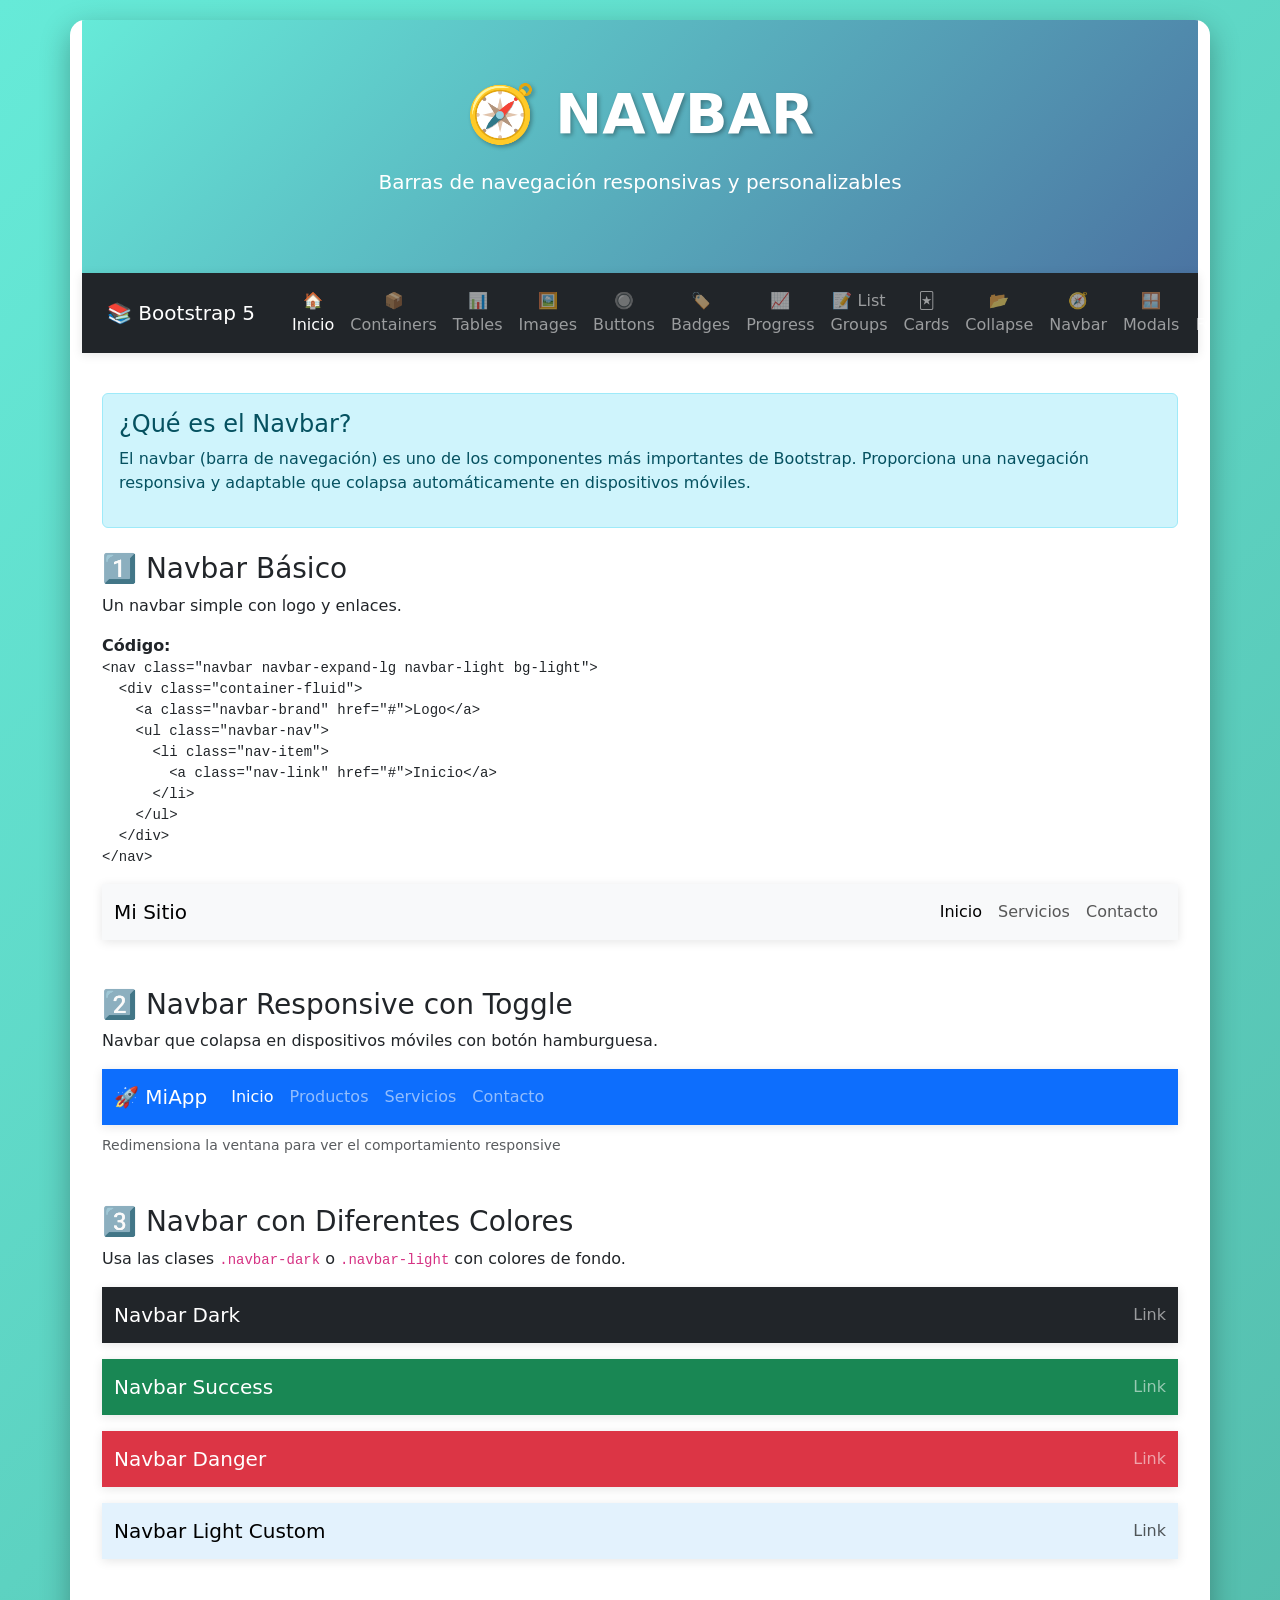
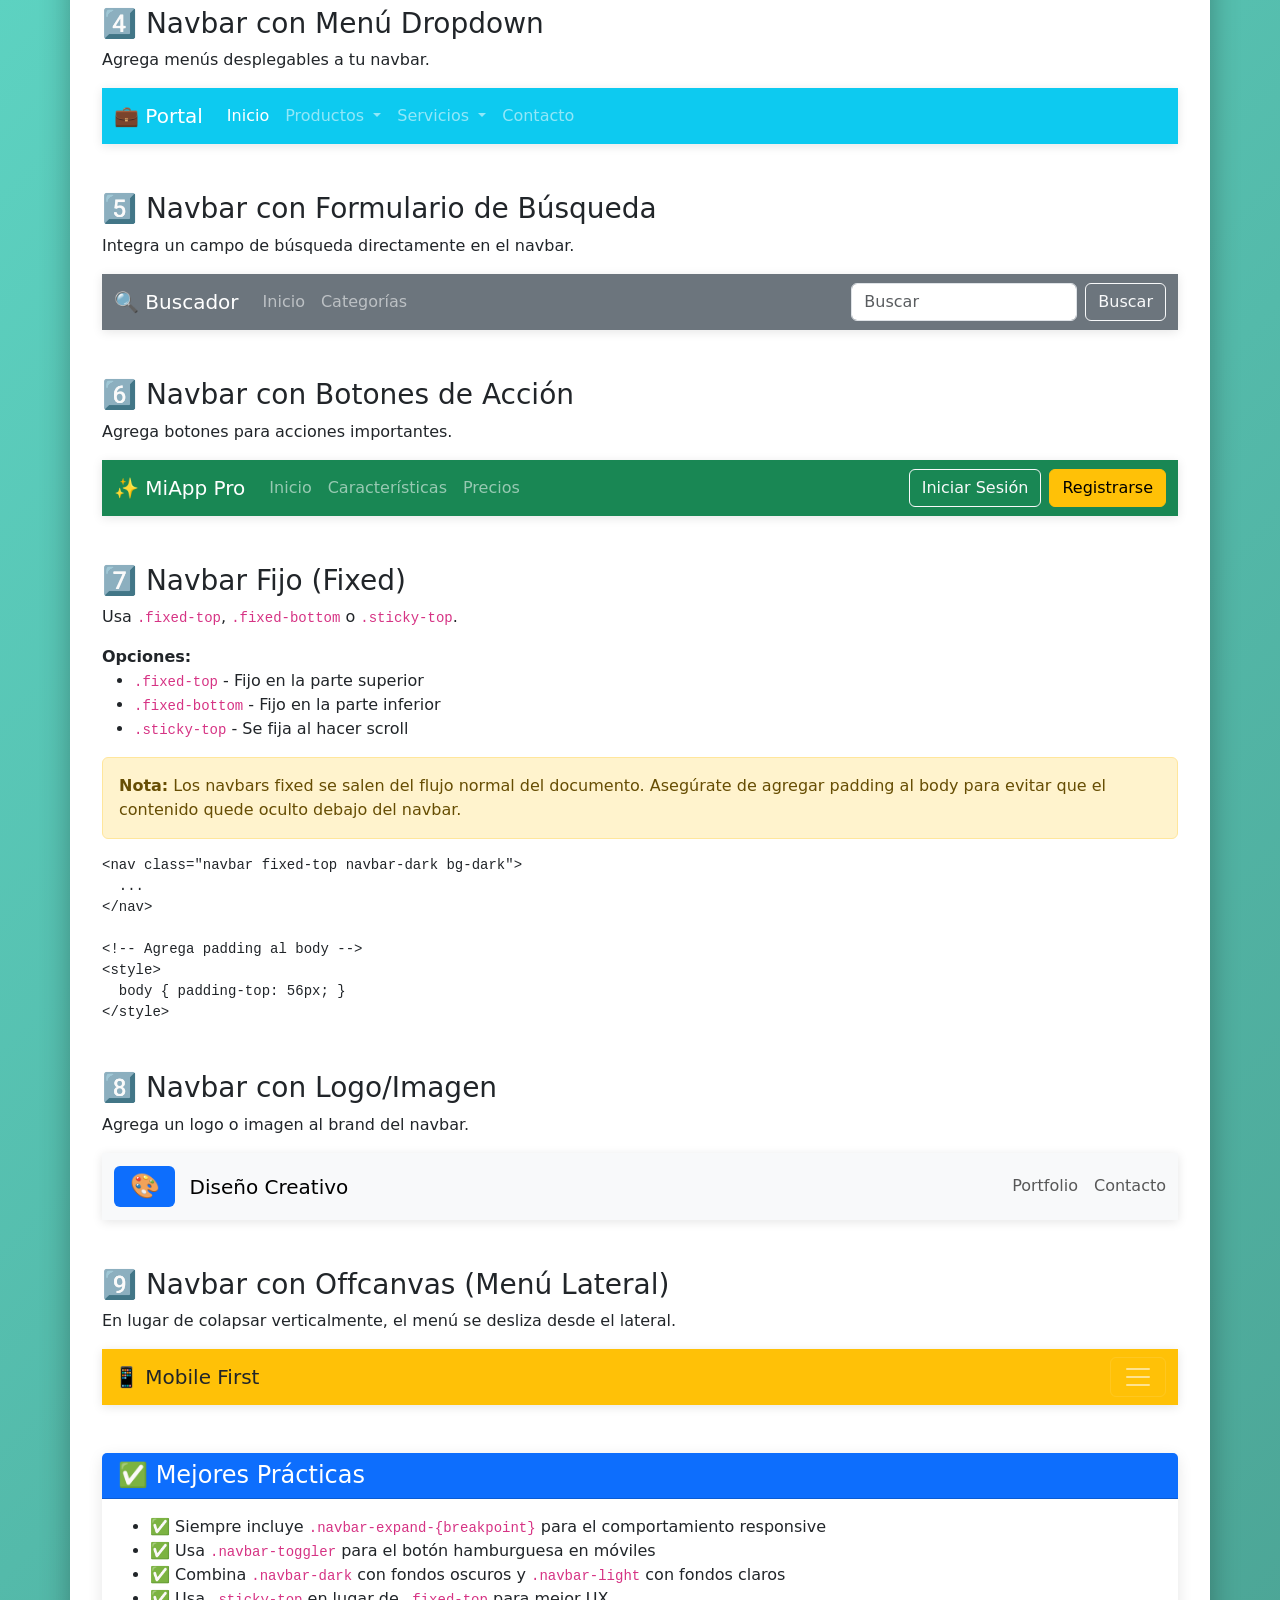
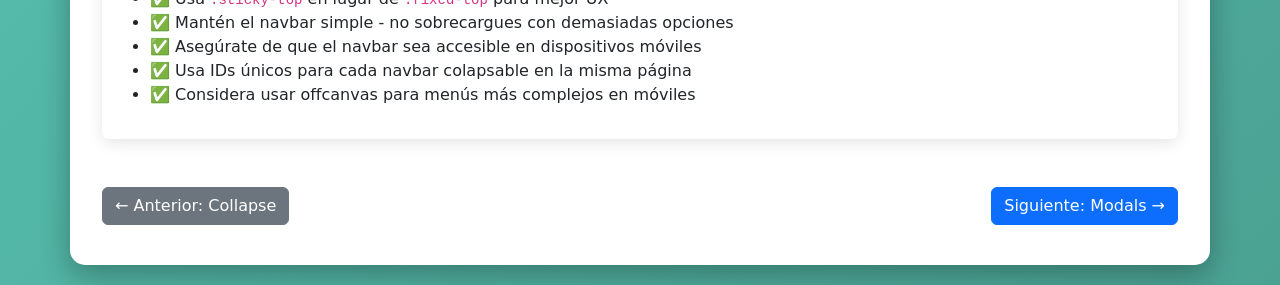
<file: navbar.html>
<!DOCTYPE html>
<html lang="es">

<head>
    <meta charset="UTF-8">
    <meta name="viewport" content="width=device-width, initial-scale=1.0">
    <title>Navbar - Bootstrap 5</title>
    <link rel="stylesheet" href="css/bootstrap.css">
</head>

<body>
    <div class="container main-container">
        <!-- Banner -->
        <div class="banner">
            <h1>🧭 NAVBAR</h1>
            <p class="lead">Barras de navegación responsivas y personalizables</p>
        </div>

        <!-- Navbar -->
        <nav class="navbar navbar-expand-lg navbar-dark bg-dark sticky-top">
            <div class="container-fluid">
                <button class="navbar-brand btn btn-link text-white text-decoration-none" type="button"
                    data-bs-toggle="offcanvas" data-bs-target="#offcanvasMenu">
                    📚 Bootstrap 5
                </button>
                <button class="navbar-toggler" type="button" data-bs-toggle="collapse" data-bs-target="#mainNav">
                    <span class="navbar-toggler-icon"></span>
                </button>
                <div class="collapse navbar-collapse" id="mainNav">
                    <ul class="navbar-nav mx-auto text-center">
                        <li class="nav-item">
                            <a class="nav-link active" href="index.html">🏠 Inicio</a>
                        </li>
                        <li class="nav-item">
                            <a class="nav-link" href="containers.html">📦 Containers</a>
                        </li>
                        <li class="nav-item">
                            <a class="nav-link" href="tables.html">📊 Tables</a>
                        </li>
                        <li class="nav-item">
                            <a class="nav-link" href="images.html">🖼️ Images</a>
                        </li>
                        <li class="nav-item">
                            <a class="nav-link" href="buttons.html">🔘 Buttons</a>
                        </li>
                        <li class="nav-item">
                            <a class="nav-link" href="badges.html">🏷️ Badges</a>
                        </li>
                        <li class="nav-item">
                            <a class="nav-link" href="progress.html">📈 Progress</a>
                        </li>
                        <li class="nav-item">
                            <a class="nav-link" href="list_groups.html">📝 List Groups</a>
                        </li>
                        <li class="nav-item">
                            <a class="nav-link" href="cards.html">🃏 Cards</a>
                        </li>
                        <li class="nav-item">
                            <a class="nav-link" href="collapse.html">📂 Collapse</a>
                        </li>
                        <li class="nav-item">
                            <a class="nav-link" href="navbar.html">🧭 Navbar</a>
                        </li>
                        <li class="nav-item">
                            <a class="nav-link" href="modals.html">🪟 Modals</a>
                        </li>
                        <li class="nav-item">
                            <a class="nav-link" href="forms.html">📋 Forms</a>
                        </li>
                        <li class="nav-item">
                            <a class="nav-link" href="#sobre">😎 Autor</a>
                        </li>
                    </ul>
                </div>
            </div>
        </nav>

        <!-- offcanvas -->
        <div class="offcanvas offcanvas-start" tabindex="-1" id="offcanvasMenu">
            <div class="offcanvas-header bg-dark text-white">
                <h5 class="offcanvas-title">📚 Índice de Componentes</h5>
                <button type="button" class="btn-close btn-close-white" data-bs-dismiss="offcanvas"></button>
            </div>
            <div class="offcanvas-body p-0">
                <div class="list-group list-group-flush">
                    <a href="index.html" class="list-group-item list-group-item-action active">
                        🏠 <strong>Inicio</strong>
                    </a>

                    <div class="list-group-item bg-light">
                        <small class="text-muted fw-bold">COMPONENTES BÁSICOS</small>
                    </div>

                    <a href="containers.html" class="list-group-item list-group-item-action">
                        📦 Containers
                        <span class="badge bg-primary rounded-pill float-end">Básico</span>
                    </a>

                    <a href="tables.html" class="list-group-item list-group-item-action">
                        📊 Tables
                        <span class="badge bg-success rounded-pill float-end">Popular</span>
                    </a>

                    <a href="images.html" class="list-group-item list-group-item-action">
                        🖼️ Images
                    </a>

                    <a href="buttons.html" class="list-group-item list-group-item-action">
                        🔘 Buttons
                        <span class="badge bg-danger rounded-pill float-end">Esencial</span>
                    </a>

                    <a href="badges.html" class="list-group-item list-group-item-action">
                        🏷️ Badges
                    </a>

                    <a href="progress.html" class="list-group-item list-group-item-action">
                        📈 Progress
                    </a>

                    <div class="list-group-item bg-light">
                        <small class="text-muted fw-bold">COMPONENTES AVANZADOS</small>
                    </div>

                    <a href="list_groups.html" class="list-group-item list-group-item-action">
                        📝 List Groups
                    </a>

                    <a href="cards.html" class="list-group-item list-group-item-action">
                        🃏 Cards
                        <span class="badge bg-success rounded-pill float-end">Popular</span>
                    </a>

                    <a href="collapse.html" class="list-group-item list-group-item-action">
                        📂 Collapse
                    </a>

                    <a href="navbar.html" class="list-group-item list-group-item-action">
                        🧭 Navbar
                        <span class="badge bg-danger rounded-pill float-end">Esencial</span>
                    </a>

                    <a href="modals.html" class="list-group-item list-group-item-action">
                        🪟 Modals
                        <span class="badge bg-warning rounded-pill float-end">Importante</span>
                    </a>

                    <a href="forms.html" class="list-group-item list-group-item-action">
                        📋 Forms
                        <span class="badge bg-danger rounded-pill float-end">Esencial</span>
                    </a>

                    <div class="list-group-item bg-light">
                        <small class="text-muted fw-bold">INFORMACIÓN</small>
                    </div>

                    <a href="#sobre" class="list-group-item list-group-item-action" data-bs-dismiss="offcanvas">
                        😎 Sobre el Autor
                    </a>
                </div>
            </div>
        </div>


        <!-- Contenido -->
        <div class="section-content">
            <!-- Introducción -->
            <div class="alert alert-info">
                <h4>¿Qué es el Navbar?</h4>
                <p>El navbar (barra de navegación) es uno de los componentes más importantes de Bootstrap. Proporciona
                    una navegación responsiva y adaptable que colapsa automáticamente en dispositivos móviles.</p>
            </div>

            <!-- Navbar Básico -->
            <h3 class="mt-4">1️⃣ Navbar Básico</h3>
            <p>Un navbar simple con logo y enlaces.</p>

            <div class="code-example">
                <strong>Código:</strong>
                <pre><code>&lt;nav class="navbar navbar-expand-lg navbar-light bg-light"&gt;
  &lt;div class="container-fluid"&gt;
    &lt;a class="navbar-brand" href="#"&gt;Logo&lt;/a&gt;
    &lt;ul class="navbar-nav"&gt;
      &lt;li class="nav-item"&gt;
        &lt;a class="nav-link" href="#"&gt;Inicio&lt;/a&gt;
      &lt;/li&gt;
    &lt;/ul&gt;
  &lt;/div&gt;
&lt;/nav&gt;</code></pre>
            </div>

            <div class="example-box">
                <nav class="navbar navbar-expand-lg navbar-light bg-light">
                    <div class="container-fluid">
                        <a class="navbar-brand" href="#">Mi Sitio</a>
                        <ul class="navbar-nav">
                            <li class="nav-item">
                                <a class="nav-link active" href="#">Inicio</a>
                            </li>
                            <li class="nav-item">
                                <a class="nav-link" href="#">Servicios</a>
                            </li>
                            <li class="nav-item">
                                <a class="nav-link" href="#">Contacto</a>
                            </li>
                        </ul>
                    </div>
                </nav>
            </div>

            <!-- Navbar con Toggle -->
            <h3 class="mt-5">2️⃣ Navbar Responsive con Toggle</h3>
            <p>Navbar que colapsa en dispositivos móviles con botón hamburguesa.</p>

            <div class="example-box">
                <nav class="navbar navbar-expand-lg navbar-dark bg-primary">
                    <div class="container-fluid">
                        <a class="navbar-brand" href="#">🚀 MiApp</a>
                        <button class="navbar-toggler" type="button" data-bs-toggle="collapse"
                            data-bs-target="#navbarExample1">
                            <span class="navbar-toggler-icon"></span>
                        </button>
                        <div class="collapse navbar-collapse" id="navbarExample1">
                            <ul class="navbar-nav me-auto">
                                <li class="nav-item">
                                    <a class="nav-link active" href="#">Inicio</a>
                                </li>
                                <li class="nav-item">
                                    <a class="nav-link" href="#">Productos</a>
                                </li>
                                <li class="nav-item">
                                    <a class="nav-link" href="#">Servicios</a>
                                </li>
                                <li class="nav-item">
                                    <a class="nav-link" href="#">Contacto</a>
                                </li>
                            </ul>
                        </div>
                    </div>
                </nav>
                <p class="mt-2 text-muted"><small>Redimensiona la ventana para ver el comportamiento responsive</small>
                </p>
            </div>

            <!-- Navbar con Colores -->
            <h3 class="mt-5">3️⃣ Navbar con Diferentes Colores</h3>
            <p>Usa las clases <code>.navbar-dark</code> o <code>.navbar-light</code> con colores de fondo.</p>

            <div class="example-box">
                <nav class="navbar navbar-dark bg-dark mb-3">
                    <div class="container-fluid">
                        <a class="navbar-brand" href="#">Navbar Dark</a>
                        <ul class="navbar-nav ms-auto">
                            <li class="nav-item">
                                <a class="nav-link" href="#">Link</a>
                            </li>
                        </ul>
                    </div>
                </nav>

                <nav class="navbar navbar-dark bg-success mb-3">
                    <div class="container-fluid">
                        <a class="navbar-brand" href="#">Navbar Success</a>
                        <ul class="navbar-nav ms-auto">
                            <li class="nav-item">
                                <a class="nav-link" href="#">Link</a>
                            </li>
                        </ul>
                    </div>
                </nav>

                <nav class="navbar navbar-dark bg-danger mb-3">
                    <div class="container-fluid">
                        <a class="navbar-brand" href="#">Navbar Danger</a>
                        <ul class="navbar-nav ms-auto">
                            <li class="nav-item">
                                <a class="nav-link" href="#">Link</a>
                            </li>
                        </ul>
                    </div>
                </nav>

                <nav class="navbar navbar-light" style="background-color: #e3f2fd;">
                    <div class="container-fluid">
                        <a class="navbar-brand" href="#">Navbar Light Custom</a>
                        <ul class="navbar-nav ms-auto">
                            <li class="nav-item">
                                <a class="nav-link" href="#">Link</a>
                            </li>
                        </ul>
                    </div>
                </nav>
            </div>

            <!-- Navbar con Dropdown -->
            <h3 class="mt-5">4️⃣ Navbar con Menú Dropdown</h3>
            <p>Agrega menús desplegables a tu navbar.</p>

            <div class="example-box">
                <nav class="navbar navbar-expand-lg navbar-dark bg-info">
                    <div class="container-fluid">
                        <a class="navbar-brand" href="#">💼 Portal</a>
                        <button class="navbar-toggler" type="button" data-bs-toggle="collapse"
                            data-bs-target="#navbarDropdown">
                            <span class="navbar-toggler-icon"></span>
                        </button>
                        <div class="collapse navbar-collapse" id="navbarDropdown">
                            <ul class="navbar-nav me-auto">
                                <li class="nav-item">
                                    <a class="nav-link active" href="#">Inicio</a>
                                </li>
                                <li class="nav-item dropdown">
                                    <a class="nav-link dropdown-toggle" href="#" data-bs-toggle="dropdown">
                                        Productos
                                    </a>
                                    <ul class="dropdown-menu">
                                        <li><a class="dropdown-item" href="#">Producto A</a></li>
                                        <li><a class="dropdown-item" href="#">Producto B</a></li>
                                        <li>
                                            <hr class="dropdown-divider">
                                        </li>
                                        <li><a class="dropdown-item" href="#">Todos los productos</a></li>
                                    </ul>
                                </li>
                                <li class="nav-item dropdown">
                                    <a class="nav-link dropdown-toggle" href="#" data-bs-toggle="dropdown">
                                        Servicios
                                    </a>
                                    <ul class="dropdown-menu">
                                        <li><a class="dropdown-item" href="#">Consultoría</a></li>
                                        <li><a class="dropdown-item" href="#">Desarrollo</a></li>
                                        <li><a class="dropdown-item" href="#">Soporte</a></li>
                                    </ul>
                                </li>
                                <li class="nav-item">
                                    <a class="nav-link" href="#">Contacto</a>
                                </li>
                            </ul>
                        </div>
                    </div>
                </nav>
            </div>

            <!-- Navbar con Forms -->
            <h3 class="mt-5">5️⃣ Navbar con Formulario de Búsqueda</h3>
            <p>Integra un campo de búsqueda directamente en el navbar.</p>

            <div class="example-box">
                <nav class="navbar navbar-expand-lg navbar-dark bg-secondary">
                    <div class="container-fluid">
                        <a class="navbar-brand" href="#">🔍 Buscador</a>
                        <button class="navbar-toggler" type="button" data-bs-toggle="collapse"
                            data-bs-target="#navbarSearch">
                            <span class="navbar-toggler-icon"></span>
                        </button>
                        <div class="collapse navbar-collapse" id="navbarSearch">
                            <ul class="navbar-nav me-auto">
                                <li class="nav-item">
                                    <a class="nav-link" href="#">Inicio</a>
                                </li>
                                <li class="nav-item">
                                    <a class="nav-link" href="#">Categorías</a>
                                </li>
                            </ul>
                            <form class="d-flex" role="search">
                                <input class="form-control me-2" type="search" placeholder="Buscar" aria-label="Search">
                                <button class="btn btn-outline-light" type="submit">Buscar</button>
                            </form>
                        </div>
                    </div>
                </nav>
            </div>

            <!-- Navbar con Botones -->
            <h3 class="mt-5">6️⃣ Navbar con Botones de Acción</h3>
            <p>Agrega botones para acciones importantes.</p>

            <div class="example-box">
                <nav class="navbar navbar-expand-lg navbar-dark bg-success">
                    <div class="container-fluid">
                        <a class="navbar-brand" href="#">✨ MiApp Pro</a>
                        <button class="navbar-toggler" type="button" data-bs-toggle="collapse"
                            data-bs-target="#navbarButtons">
                            <span class="navbar-toggler-icon"></span>
                        </button>
                        <div class="collapse navbar-collapse" id="navbarButtons">
                            <ul class="navbar-nav me-auto">
                                <li class="nav-item">
                                    <a class="nav-link" href="#">Inicio</a>
                                </li>
                                <li class="nav-item">
                                    <a class="nav-link" href="#">Características</a>
                                </li>
                                <li class="nav-item">
                                    <a class="nav-link" href="#">Precios</a>
                                </li>
                            </ul>
                            <div class="d-flex">
                                <button class="btn btn-outline-light me-2">Iniciar Sesión</button>
                                <button class="btn btn-warning">Registrarse</button>
                            </div>
                        </div>
                    </div>
                </nav>
            </div>

            <!-- Navbar Fixed -->
            <h3 class="mt-5">7️⃣ Navbar Fijo (Fixed)</h3>
            <p>Usa <code>.fixed-top</code>, <code>.fixed-bottom</code> o <code>.sticky-top</code>.</p>

            <div class="code-example">
                <strong>Opciones:</strong>
                <ul>
                    <li><code>.fixed-top</code> - Fijo en la parte superior</li>
                    <li><code>.fixed-bottom</code> - Fijo en la parte inferior</li>
                    <li><code>.sticky-top</code> - Se fija al hacer scroll</li>
                </ul>
            </div>

            <div class="example-box">
                <div class="alert alert-warning">
                    <strong>Nota:</strong> Los navbars fixed se salen del flujo normal del documento. Asegúrate de
                    agregar padding al body para evitar que el contenido quede oculto debajo del navbar.
                </div>
                <pre><code>&lt;nav class="navbar fixed-top navbar-dark bg-dark"&gt;
  ...
&lt;/nav&gt;

&lt;!-- Agrega padding al body --&gt;
&lt;style&gt;
  body { padding-top: 56px; }
&lt;/style&gt;</code></pre>
            </div>

            <!-- Navbar con Brand Image -->
            <h3 class="mt-5">8️⃣ Navbar con Logo/Imagen</h3>
            <p>Agrega un logo o imagen al brand del navbar.</p>

            <div class="example-box">
                <nav class="navbar navbar-light bg-light">
                    <div class="container-fluid">
                        <a class="navbar-brand" href="#">
                            <span class="badge bg-primary" style="font-size: 1.5rem;">🎨</span>
                            <span class="ms-2">Diseño Creativo</span>
                        </a>
                        <ul class="navbar-nav ms-auto flex-row">
                            <li class="nav-item me-3">
                                <a class="nav-link" href="#">Portfolio</a>
                            </li>
                            <li class="nav-item">
                                <a class="nav-link" href="#">Contacto</a>
                            </li>
                        </ul>
                    </div>
                </nav>
            </div>

            <!-- Navbar Offcanvas -->
            <h3 class="mt-5">9️⃣ Navbar con Offcanvas (Menú Lateral)</h3>
            <p>En lugar de colapsar verticalmente, el menú se desliza desde el lateral.</p>

            <div class="example-box">
                <nav class="navbar navbar-dark bg-warning">
                    <div class="container-fluid">
                        <a class="navbar-brand text-dark" href="#">📱 Mobile First</a>
                        <button class="navbar-toggler" type="button" data-bs-toggle="offcanvas"
                            data-bs-target="#offcanvasNavbar">
                            <span class="navbar-toggler-icon"></span>
                        </button>
                        <div class="offcanvas offcanvas-end" tabindex="-1" id="offcanvasNavbar">
                            <div class="offcanvas-header">
                                <h5 class="offcanvas-title">Menú</h5>
                                <button type="button" class="btn-close" data-bs-dismiss="offcanvas"></button>
                            </div>
                            <div class="offcanvas-body">
                                <ul class="navbar-nav justify-content-end flex-grow-1 pe-3">
                                    <li class="nav-item">
                                        <a class="nav-link active" href="#">Inicio</a>
                                    </li>
                                    <li class="nav-item">
                                        <a class="nav-link" href="#">Acerca de</a>
                                    </li>
                                    <li class="nav-item">
                                        <a class="nav-link" href="#">Servicios</a>
                                    </li>
                                    <li class="nav-item">
                                        <a class="nav-link" href="#">Contacto</a>
                                    </li>
                                </ul>
                                <form class="d-flex mt-3" role="search">
                                    <input class="form-control me-2" type="search" placeholder="Buscar">
                                    <button class="btn btn-outline-success" type="submit">Buscar</button>
                                </form>
                            </div>
                        </div>
                    </div>
                </nav>
            </div>

            <!-- Mejores Prácticas -->
            <div class="card mt-5">
                <div class="card-header bg-primary text-white">
                    <h4 class="mb-0">✅ Mejores Prácticas</h4>
                </div>
                <div class="card-body">
                    <ul>
                        <li>✅ Siempre incluye <code>.navbar-expand-{breakpoint}</code> para el comportamiento responsive
                        </li>
                        <li>✅ Usa <code>.navbar-toggler</code> para el botón hamburguesa en móviles</li>
                        <li>✅ Combina <code>.navbar-dark</code> con fondos oscuros y <code>.navbar-light</code> con
                            fondos claros</li>
                        <li>✅ Usa <code>.sticky-top</code> en lugar de <code>.fixed-top</code> para mejor UX</li>
                        <li>✅ Mantén el navbar simple - no sobrecargues con demasiadas opciones</li>
                        <li>✅ Asegúrate de que el navbar sea accesible en dispositivos móviles</li>
                        <li>✅ Usa IDs únicos para cada navbar colapsable en la misma página</li>
                        <li>✅ Considera usar offcanvas para menús más complejos en móviles</li>
                    </ul>
                </div>
            </div>

            <!-- Navegación -->
            <div class="d-flex justify-content-between mt-5">
                <a href="collapse.html" class="btn btn-secondary">← Anterior: Collapse</a>
                <a href="modals.html" class="btn btn-primary">Siguiente: Modals →</a>
            </div>
        </div>
    </div>

    <script src="js/bootstrap.bundle.min.js"></script>
</body>

</html>
</file>
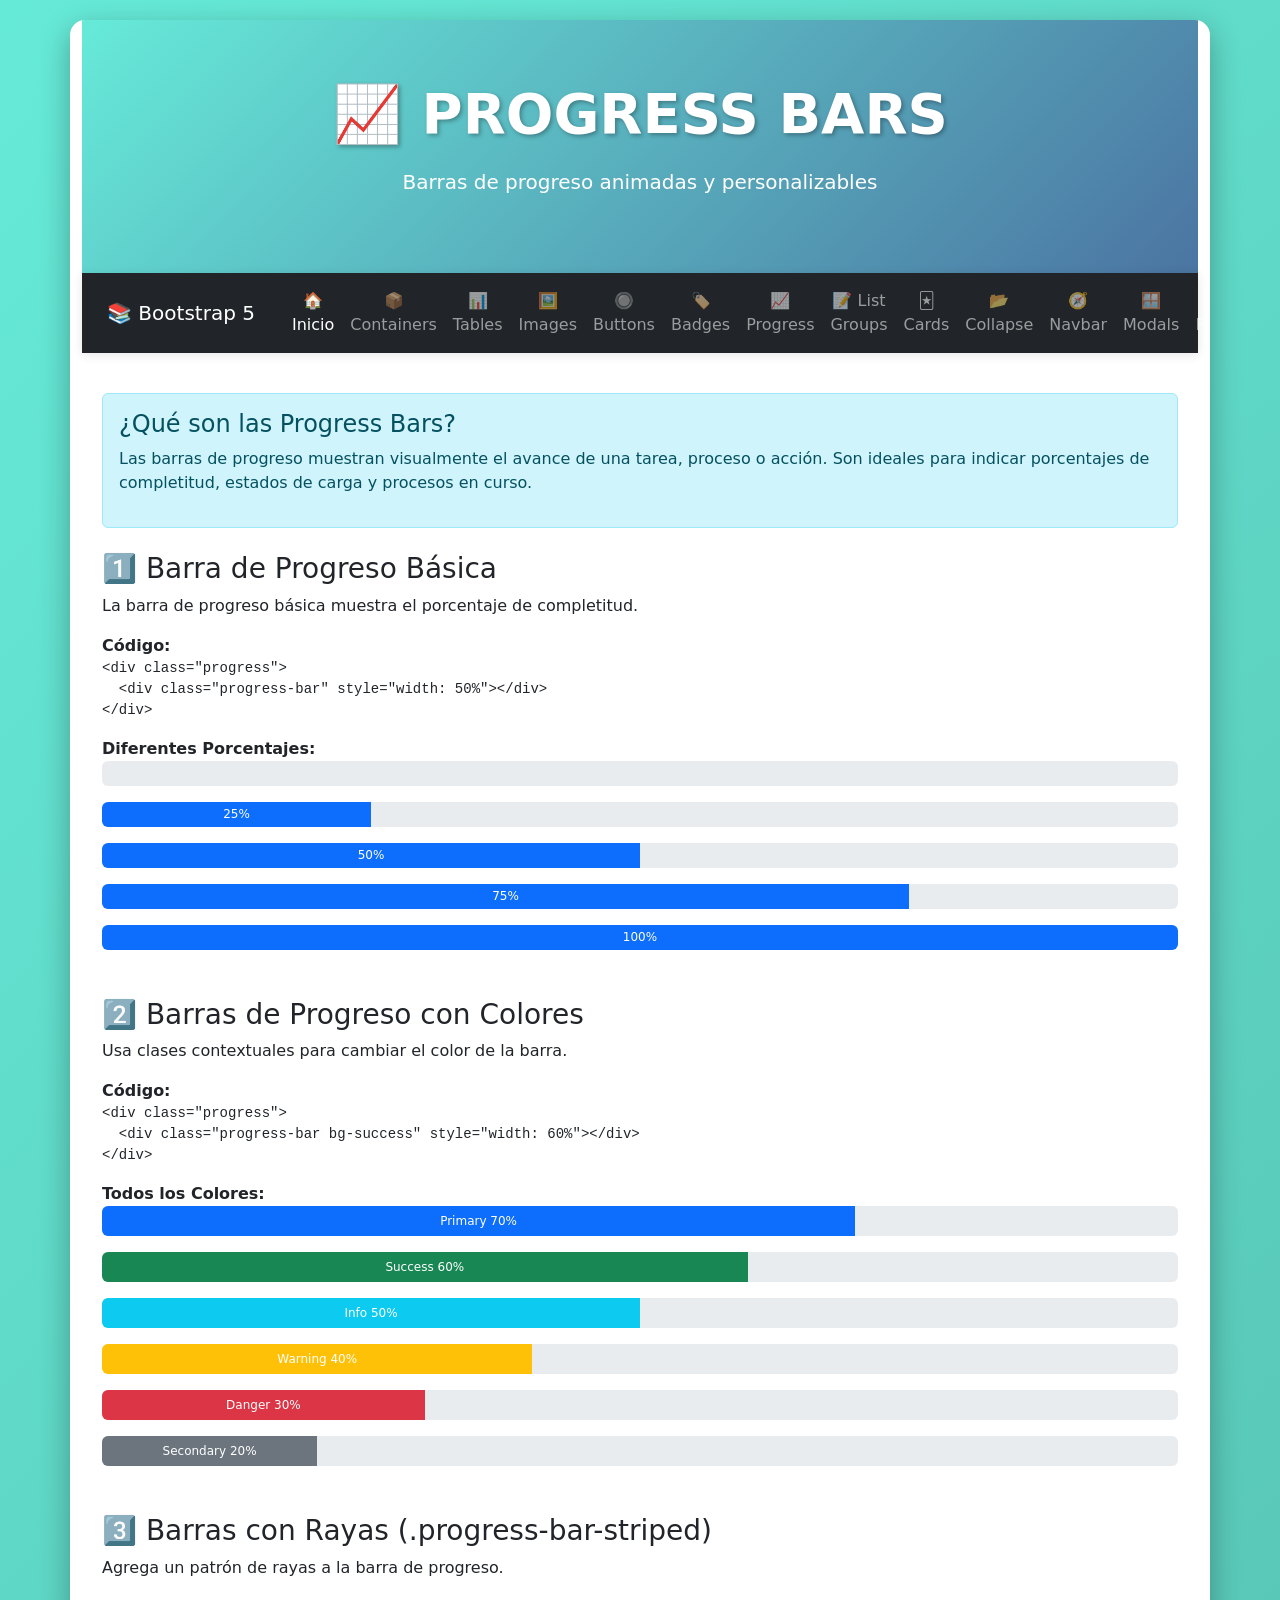
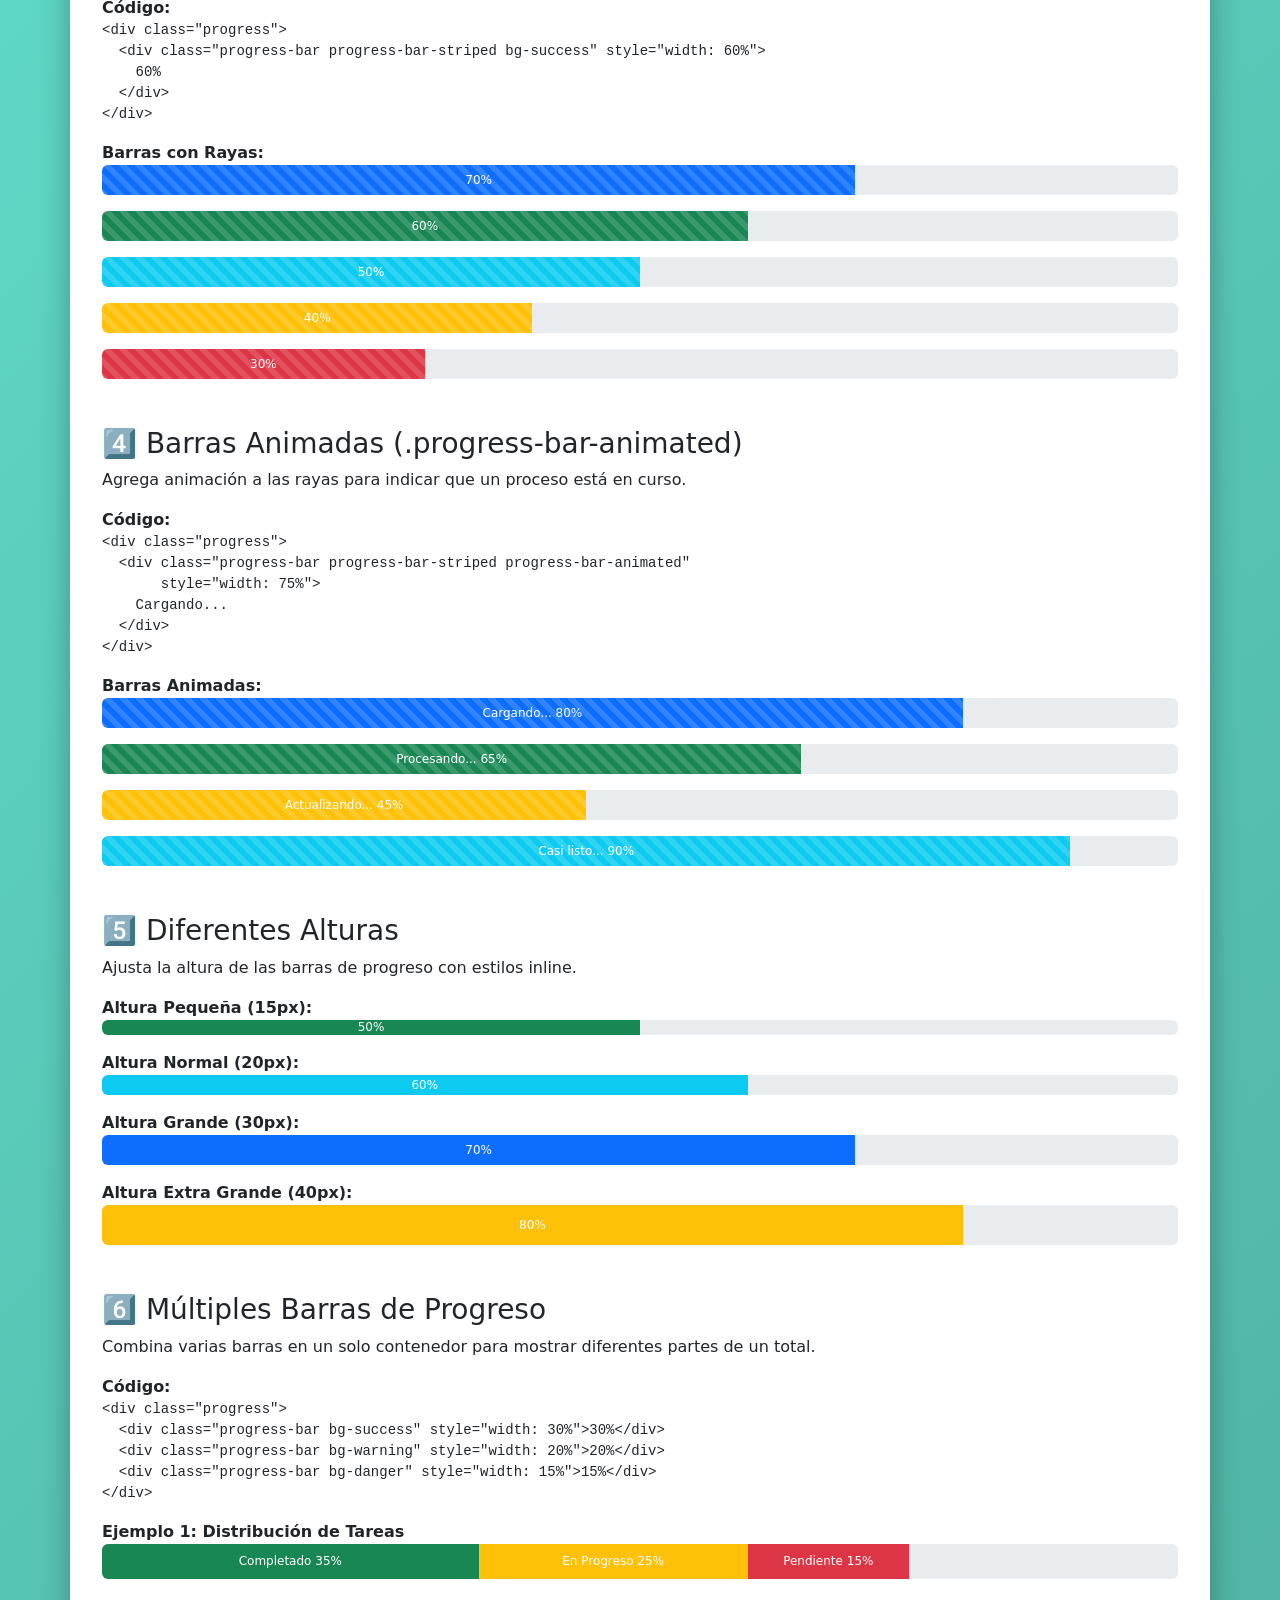
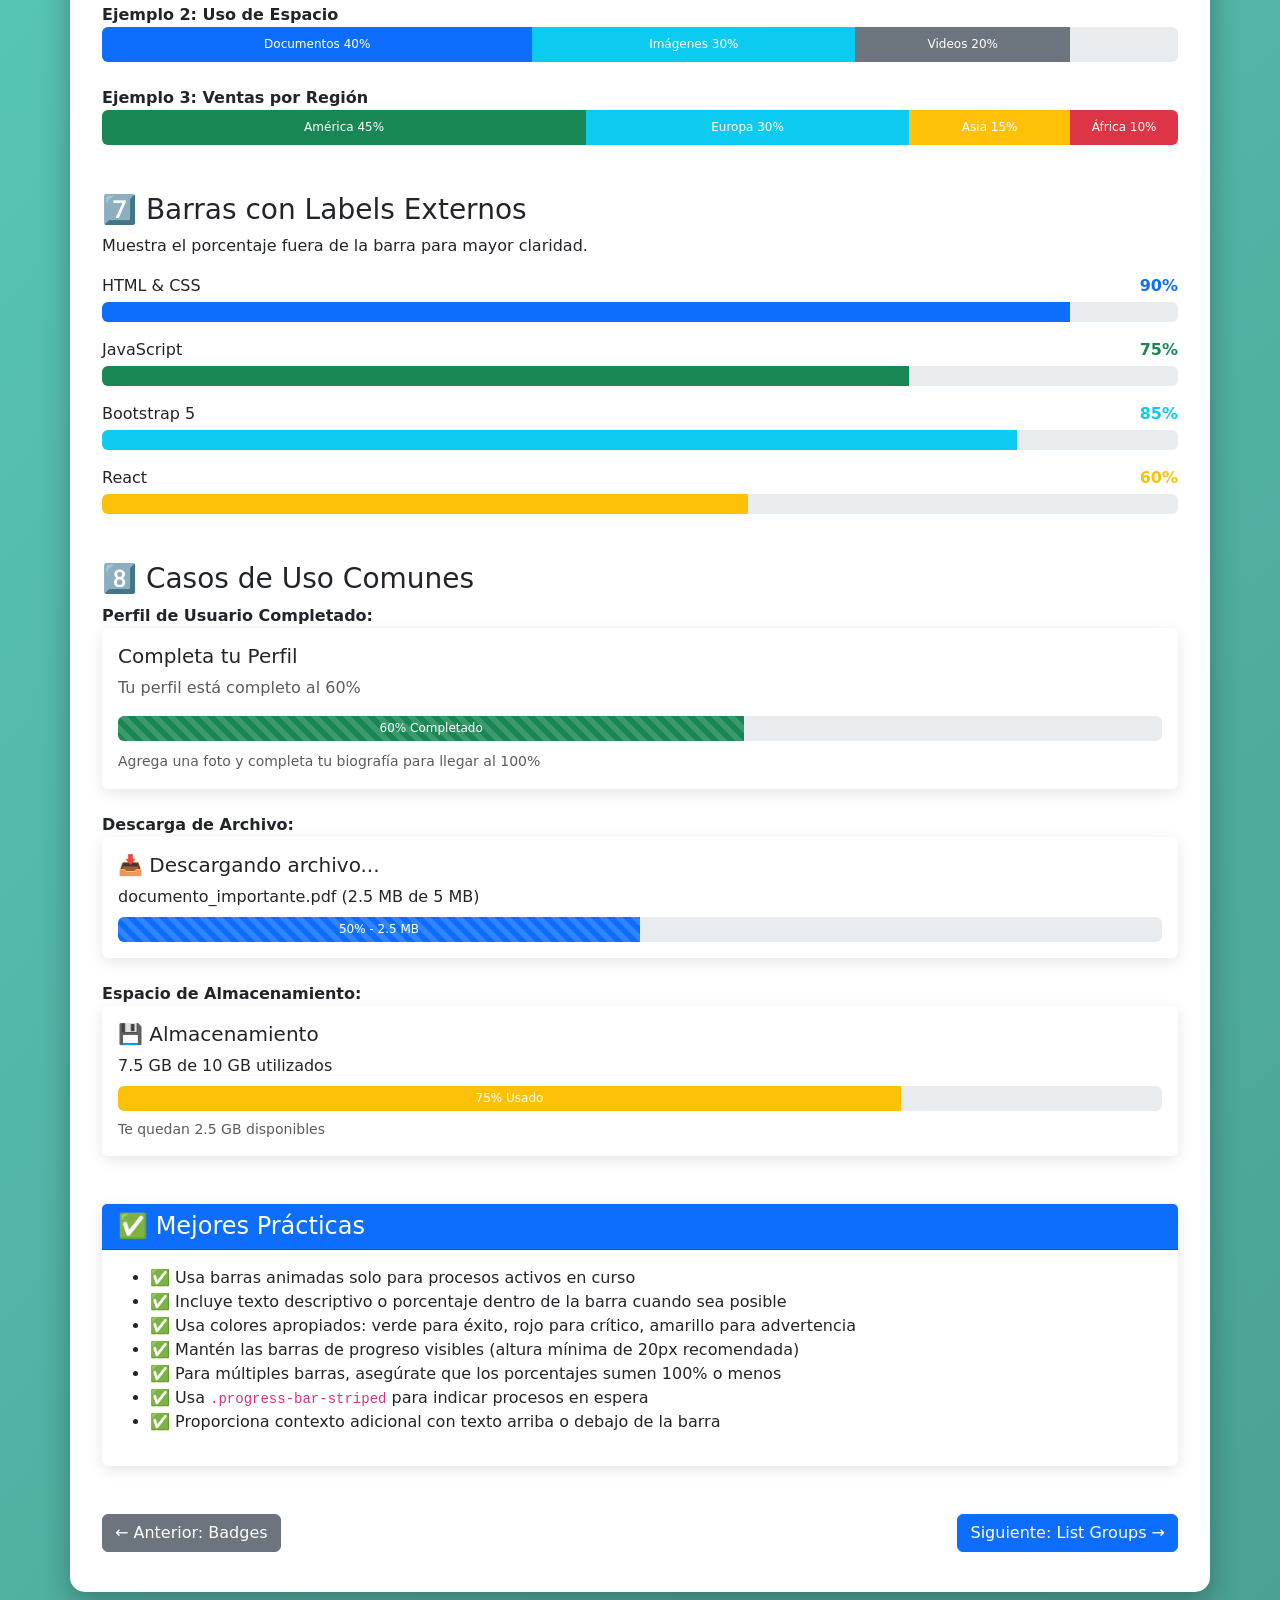
<file: progress.html>
<!DOCTYPE html>
<html lang="es">

<head>
    <meta charset="UTF-8">
    <meta name="viewport" content="width=device-width, initial-scale=1.0">
    <title>Progress - Bootstrap 5</title>
    <link rel="stylesheet" href="css/bootstrap.css">
</head>

<body>
    <div class="container main-container">
        <!-- Banner -->
        <div class="banner">
            <h1>📈 PROGRESS BARS</h1>
            <p class="lead">Barras de progreso animadas y personalizables</p>
        </div>

        <!-- Navbar -->
        <nav class="navbar navbar-expand-lg navbar-dark bg-dark sticky-top">
            <div class="container-fluid">
                <button class="navbar-brand btn btn-link text-white text-decoration-none" type="button"
                    data-bs-toggle="offcanvas" data-bs-target="#offcanvasMenu">
                    📚 Bootstrap 5
                </button>
                <button class="navbar-toggler" type="button" data-bs-toggle="collapse" data-bs-target="#mainNav">
                    <span class="navbar-toggler-icon"></span>
                </button>
                <div class="collapse navbar-collapse" id="mainNav">
                    <ul class="navbar-nav mx-auto text-center">
                        <li class="nav-item">
                            <a class="nav-link active" href="index.html">🏠 Inicio</a>
                        </li>
                        <li class="nav-item">
                            <a class="nav-link" href="containers.html">📦 Containers</a>
                        </li>
                        <li class="nav-item">
                            <a class="nav-link" href="tables.html">📊 Tables</a>
                        </li>
                        <li class="nav-item">
                            <a class="nav-link" href="images.html">🖼️ Images</a>
                        </li>
                        <li class="nav-item">
                            <a class="nav-link" href="buttons.html">🔘 Buttons</a>
                        </li>
                        <li class="nav-item">
                            <a class="nav-link" href="badges.html">🏷️ Badges</a>
                        </li>
                        <li class="nav-item">
                            <a class="nav-link" href="progress.html">📈 Progress</a>
                        </li>
                        <li class="nav-item">
                            <a class="nav-link" href="list_groups.html">📝 List Groups</a>
                        </li>
                        <li class="nav-item">
                            <a class="nav-link" href="cards.html">🃏 Cards</a>
                        </li>
                        <li class="nav-item">
                            <a class="nav-link" href="collapse.html">📂 Collapse</a>
                        </li>
                        <li class="nav-item">
                            <a class="nav-link" href="navbar.html">🧭 Navbar</a>
                        </li>
                        <li class="nav-item">
                            <a class="nav-link" href="modals.html">🪟 Modals</a>
                        </li>
                        <li class="nav-item">
                            <a class="nav-link" href="forms.html">📋 Forms</a>
                        </li>
                        <li class="nav-item">
                            <a class="nav-link" href="#sobre">😎 Autor</a>
                        </li>
                    </ul>
                </div>
            </div>
        </nav>

        <!-- offcanvas -->
        <div class="offcanvas offcanvas-start" tabindex="-1" id="offcanvasMenu">
            <div class="offcanvas-header bg-dark text-white">
                <h5 class="offcanvas-title">📚 Índice de Componentes</h5>
                <button type="button" class="btn-close btn-close-white" data-bs-dismiss="offcanvas"></button>
            </div>
            <div class="offcanvas-body p-0">
                <div class="list-group list-group-flush">
                    <a href="index.html" class="list-group-item list-group-item-action active">
                        🏠 <strong>Inicio</strong>
                    </a>

                    <div class="list-group-item bg-light">
                        <small class="text-muted fw-bold">COMPONENTES BÁSICOS</small>
                    </div>

                    <a href="containers.html" class="list-group-item list-group-item-action">
                        📦 Containers
                        <span class="badge bg-primary rounded-pill float-end">Básico</span>
                    </a>

                    <a href="tables.html" class="list-group-item list-group-item-action">
                        📊 Tables
                        <span class="badge bg-success rounded-pill float-end">Popular</span>
                    </a>

                    <a href="images.html" class="list-group-item list-group-item-action">
                        🖼️ Images
                    </a>

                    <a href="buttons.html" class="list-group-item list-group-item-action">
                        🔘 Buttons
                        <span class="badge bg-danger rounded-pill float-end">Esencial</span>
                    </a>

                    <a href="badges.html" class="list-group-item list-group-item-action">
                        🏷️ Badges
                    </a>

                    <a href="progress.html" class="list-group-item list-group-item-action">
                        📈 Progress
                    </a>

                    <div class="list-group-item bg-light">
                        <small class="text-muted fw-bold">COMPONENTES AVANZADOS</small>
                    </div>

                    <a href="list_groups.html" class="list-group-item list-group-item-action">
                        📝 List Groups
                    </a>

                    <a href="cards.html" class="list-group-item list-group-item-action">
                        🃏 Cards
                        <span class="badge bg-success rounded-pill float-end">Popular</span>
                    </a>

                    <a href="collapse.html" class="list-group-item list-group-item-action">
                        📂 Collapse
                    </a>

                    <a href="navbar.html" class="list-group-item list-group-item-action">
                        🧭 Navbar
                        <span class="badge bg-danger rounded-pill float-end">Esencial</span>
                    </a>

                    <a href="modals.html" class="list-group-item list-group-item-action">
                        🪟 Modals
                        <span class="badge bg-warning rounded-pill float-end">Importante</span>
                    </a>

                    <a href="forms.html" class="list-group-item list-group-item-action">
                        📋 Forms
                        <span class="badge bg-danger rounded-pill float-end">Esencial</span>
                    </a>

                    <div class="list-group-item bg-light">
                        <small class="text-muted fw-bold">INFORMACIÓN</small>
                    </div>

                    <a href="#sobre" class="list-group-item list-group-item-action" data-bs-dismiss="offcanvas">
                        😎 Sobre el Autor
                    </a>
                </div>
            </div>
        </div>

        <!-- Contenido -->
        <div class="section-content">
            <!-- Introducción -->
            <div class="alert alert-info">
                <h4>¿Qué son las Progress Bars?</h4>
                <p>Las barras de progreso muestran visualmente el avance de una tarea, proceso o acción. Son ideales
                    para indicar porcentajes de completitud, estados de carga y procesos en curso.</p>
            </div>

            <!-- Barra Básica -->
            <h3 class="mt-4">1️⃣ Barra de Progreso Básica</h3>
            <p>La barra de progreso básica muestra el porcentaje de completitud.</p>

            <div class="code-example">
                <strong>Código:</strong>
                <pre><code>&lt;div class="progress"&gt;
  &lt;div class="progress-bar" style="width: 50%"&gt;&lt;/div&gt;
&lt;/div&gt;</code></pre>
            </div>

            <div class="example-box">
                <strong>Diferentes Porcentajes:</strong>
                <div class="progress mb-3" style="height: 25px;">
                    <div class="progress-bar" style="width: 0%;">0%</div>
                </div>
                <div class="progress mb-3" style="height: 25px;">
                    <div class="progress-bar" style="width: 25%;">25%</div>
                </div>
                <div class="progress mb-3" style="height: 25px;">
                    <div class="progress-bar" style="width: 50%;">50%</div>
                </div>
                <div class="progress mb-3" style="height: 25px;">
                    <div class="progress-bar" style="width: 75%;">75%</div>
                </div>
                <div class="progress" style="height: 25px;">
                    <div class="progress-bar" style="width: 100%;">100%</div>
                </div>
            </div>

            <!-- Barras con Colores -->
            <h3 class="mt-5">2️⃣ Barras de Progreso con Colores</h3>
            <p>Usa clases contextuales para cambiar el color de la barra.</p>

            <div class="code-example">
                <strong>Código:</strong>
                <pre><code>&lt;div class="progress"&gt;
  &lt;div class="progress-bar bg-success" style="width: 60%"&gt;&lt;/div&gt;
&lt;/div&gt;</code></pre>
            </div>

            <div class="example-box">
                <strong>Todos los Colores:</strong>
                <div class="progress mb-3" style="height: 30px;">
                    <div class="progress-bar bg-primary" style="width: 70%;">Primary 70%</div>
                </div>
                <div class="progress mb-3" style="height: 30px;">
                    <div class="progress-bar bg-success" style="width: 60%;">Success 60%</div>
                </div>
                <div class="progress mb-3" style="height: 30px;">
                    <div class="progress-bar bg-info" style="width: 50%;">Info 50%</div>
                </div>
                <div class="progress mb-3" style="height: 30px;">
                    <div class="progress-bar bg-warning" style="width: 40%;">Warning 40%</div>
                </div>
                <div class="progress mb-3" style="height: 30px;">
                    <div class="progress-bar bg-danger" style="width: 30%;">Danger 30%</div>
                </div>
                <div class="progress" style="height: 30px;">
                    <div class="progress-bar bg-secondary" style="width: 20%;">Secondary 20%</div>
                </div>
            </div>

            <!-- Barras Striped -->
            <h3 class="mt-5">3️⃣ Barras con Rayas (.progress-bar-striped)</h3>
            <p>Agrega un patrón de rayas a la barra de progreso.</p>

            <div class="code-example">
                <strong>Código:</strong>
                <pre><code>&lt;div class="progress"&gt;
  &lt;div class="progress-bar progress-bar-striped bg-success" style="width: 60%"&gt;
    60%
  &lt;/div&gt;
&lt;/div&gt;</code></pre>
            </div>

            <div class="example-box">
                <strong>Barras con Rayas:</strong>
                <div class="progress mb-3" style="height: 30px;">
                    <div class="progress-bar progress-bar-striped bg-primary" style="width: 70%;">70%</div>
                </div>
                <div class="progress mb-3" style="height: 30px;">
                    <div class="progress-bar progress-bar-striped bg-success" style="width: 60%;">60%</div>
                </div>
                <div class="progress mb-3" style="height: 30px;">
                    <div class="progress-bar progress-bar-striped bg-info" style="width: 50%;">50%</div>
                </div>
                <div class="progress mb-3" style="height: 30px;">
                    <div class="progress-bar progress-bar-striped bg-warning" style="width: 40%;">40%</div>
                </div>
                <div class="progress" style="height: 30px;">
                    <div class="progress-bar progress-bar-striped bg-danger" style="width: 30%;">30%</div>
                </div>
            </div>

            <!-- Barras Animadas -->
            <h3 class="mt-5">4️⃣ Barras Animadas (.progress-bar-animated)</h3>
            <p>Agrega animación a las rayas para indicar que un proceso está en curso.</p>

            <div class="code-example">
                <strong>Código:</strong>
                <pre><code>&lt;div class="progress"&gt;
  &lt;div class="progress-bar progress-bar-striped progress-bar-animated" 
       style="width: 75%"&gt;
    Cargando...
  &lt;/div&gt;
&lt;/div&gt;</code></pre>
            </div>

            <div class="example-box">
                <strong>Barras Animadas:</strong>
                <div class="progress mb-3" style="height: 30px;">
                    <div class="progress-bar progress-bar-striped progress-bar-animated bg-primary" style="width: 80%;">
                        Cargando... 80%
                    </div>
                </div>
                <div class="progress mb-3" style="height: 30px;">
                    <div class="progress-bar progress-bar-striped progress-bar-animated bg-success" style="width: 65%;">
                        Procesando... 65%
                    </div>
                </div>
                <div class="progress mb-3" style="height: 30px;">
                    <div class="progress-bar progress-bar-striped progress-bar-animated bg-warning" style="width: 45%;">
                        Actualizando... 45%
                    </div>
                </div>
                <div class="progress" style="height: 30px;">
                    <div class="progress-bar progress-bar-striped progress-bar-animated bg-info" style="width: 90%;">
                        Casi listo... 90%
                    </div>
                </div>
            </div>

            <!-- Barras de Diferentes Alturas -->
            <h3 class="mt-5">5️⃣ Diferentes Alturas</h3>
            <p>Ajusta la altura de las barras de progreso con estilos inline.</p>

            <div class="example-box">
                <strong>Altura Pequeña (15px):</strong>
                <div class="progress mb-3" style="height: 15px;">
                    <div class="progress-bar bg-success" style="width: 50%;">50%</div>
                </div>

                <strong>Altura Normal (20px):</strong>
                <div class="progress mb-3" style="height: 20px;">
                    <div class="progress-bar bg-info" style="width: 60%;">60%</div>
                </div>

                <strong>Altura Grande (30px):</strong>
                <div class="progress mb-3" style="height: 30px;">
                    <div class="progress-bar bg-primary" style="width: 70%;">70%</div>
                </div>

                <strong>Altura Extra Grande (40px):</strong>
                <div class="progress" style="height: 40px;">
                    <div class="progress-bar bg-warning" style="width: 80%;">80%</div>
                </div>
            </div>

            <!-- Múltiples Barras -->
            <h3 class="mt-5">6️⃣ Múltiples Barras de Progreso</h3>
            <p>Combina varias barras en un solo contenedor para mostrar diferentes partes de un total.</p>

            <div class="code-example">
                <strong>Código:</strong>
                <pre><code>&lt;div class="progress"&gt;
  &lt;div class="progress-bar bg-success" style="width: 30%"&gt;30%&lt;/div&gt;
  &lt;div class="progress-bar bg-warning" style="width: 20%"&gt;20%&lt;/div&gt;
  &lt;div class="progress-bar bg-danger" style="width: 15%"&gt;15%&lt;/div&gt;
&lt;/div&gt;</code></pre>
            </div>

            <div class="example-box">
                <strong>Ejemplo 1: Distribución de Tareas</strong>
                <div class="progress mb-4" style="height: 35px;">
                    <div class="progress-bar bg-success" style="width: 35%;">Completado 35%</div>
                    <div class="progress-bar bg-warning" style="width: 25%;">En Progreso 25%</div>
                    <div class="progress-bar bg-danger" style="width: 15%;">Pendiente 15%</div>
                </div>

                <strong>Ejemplo 2: Uso de Espacio</strong>
                <div class="progress mb-4" style="height: 35px;">
                    <div class="progress-bar bg-primary" style="width: 40%;">Documentos 40%</div>
                    <div class="progress-bar bg-info" style="width: 30%;">Imágenes 30%</div>
                    <div class="progress-bar bg-secondary" style="width: 20%;">Videos 20%</div>
                </div>

                <strong>Ejemplo 3: Ventas por Región</strong>
                <div class="progress" style="height: 35px;">
                    <div class="progress-bar bg-success" style="width: 45%;">América 45%</div>
                    <div class="progress-bar bg-info" style="width: 30%;">Europa 30%</div>
                    <div class="progress-bar bg-warning" style="width: 15%;">Asia 15%</div>
                    <div class="progress-bar bg-danger" style="width: 10%;">África 10%</div>
                </div>
            </div>

            <!-- Con Labels -->
            <h3 class="mt-5">7️⃣ Barras con Labels Externos</h3>
            <p>Muestra el porcentaje fuera de la barra para mayor claridad.</p>

            <div class="example-box">
                <div class="mb-3">
                    <div class="d-flex justify-content-between mb-1">
                        <span>HTML & CSS</span>
                        <span class="text-primary fw-bold">90%</span>
                    </div>
                    <div class="progress" style="height: 20px;">
                        <div class="progress-bar bg-primary" style="width: 90%;"></div>
                    </div>
                </div>

                <div class="mb-3">
                    <div class="d-flex justify-content-between mb-1">
                        <span>JavaScript</span>
                        <span class="text-success fw-bold">75%</span>
                    </div>
                    <div class="progress" style="height: 20px;">
                        <div class="progress-bar bg-success" style="width: 75%;"></div>
                    </div>
                </div>

                <div class="mb-3">
                    <div class="d-flex justify-content-between mb-1">
                        <span>Bootstrap 5</span>
                        <span class="text-info fw-bold">85%</span>
                    </div>
                    <div class="progress" style="height: 20px;">
                        <div class="progress-bar bg-info" style="width: 85%;"></div>
                    </div>
                </div>

                <div>
                    <div class="d-flex justify-content-between mb-1">
                        <span>React</span>
                        <span class="text-warning fw-bold">60%</span>
                    </div>
                    <div class="progress" style="height: 20px;">
                        <div class="progress-bar bg-warning" style="width: 60%;"></div>
                    </div>
                </div>
            </div>

            <!-- Casos de Uso -->
            <h3 class="mt-5">8️⃣ Casos de Uso Comunes</h3>

            <div class="example-box">
                <strong>Perfil de Usuario Completado:</strong>
                <div class="card mb-4">
                    <div class="card-body">
                        <h5>Completa tu Perfil</h5>
                        <p class="text-muted">Tu perfil está completo al 60%</p>
                        <div class="progress mb-2" style="height: 25px;">
                            <div class="progress-bar progress-bar-striped progress-bar-animated bg-success"
                                style="width: 60%;">
                                60% Completado
                            </div>
                        </div>
                        <small class="text-muted">Agrega una foto y completa tu biografía para llegar al 100%</small>
                    </div>
                </div>

                <strong>Descarga de Archivo:</strong>
                <div class="card mb-4">
                    <div class="card-body">
                        <h5>📥 Descargando archivo...</h5>
                        <p class="mb-2">documento_importante.pdf (2.5 MB de 5 MB)</p>
                        <div class="progress" style="height: 25px;">
                            <div class="progress-bar progress-bar-striped progress-bar-animated" style="width: 50%;">
                                50% - 2.5 MB
                            </div>
                        </div>
                    </div>
                </div>

                <strong>Espacio de Almacenamiento:</strong>
                <div class="card">
                    <div class="card-body">
                        <h5>💾 Almacenamiento</h5>
                        <p class="mb-2">7.5 GB de 10 GB utilizados</p>
                        <div class="progress" style="height: 25px;">
                            <div class="progress-bar bg-warning" style="width: 75%;">75% Usado</div>
                        </div>
                        <small class="text-muted mt-2 d-block">Te quedan 2.5 GB disponibles</small>
                    </div>
                </div>
            </div>

            <!-- Mejores Prácticas -->
            <div class="card mt-5">
                <div class="card-header bg-primary text-white">
                    <h4 class="mb-0">✅ Mejores Prácticas</h4>
                </div>
                <div class="card-body">
                    <ul>
                        <li>✅ Usa barras animadas solo para procesos activos en curso</li>
                        <li>✅ Incluye texto descriptivo o porcentaje dentro de la barra cuando sea posible</li>
                        <li>✅ Usa colores apropiados: verde para éxito, rojo para crítico, amarillo para advertencia
                        </li>
                        <li>✅ Mantén las barras de progreso visibles (altura mínima de 20px recomendada)</li>
                        <li>✅ Para múltiples barras, asegúrate que los porcentajes sumen 100% o menos</li>
                        <li>✅ Usa <code>.progress-bar-striped</code> para indicar procesos en espera</li>
                        <li>✅ Proporciona contexto adicional con texto arriba o debajo de la barra</li>
                    </ul>
                </div>
            </div>

            <!-- Navegación -->
            <div class="d-flex justify-content-between mt-5">
                <a href="badges.html" class="btn btn-secondary">← Anterior: Badges</a>
                <a href="list_groups.html" class="btn btn-primary">Siguiente: List Groups →</a>
            </div>
        </div>
    </div>

    <script src="js/bootstrap.bundle.min.js"></script>

</html>
</file>
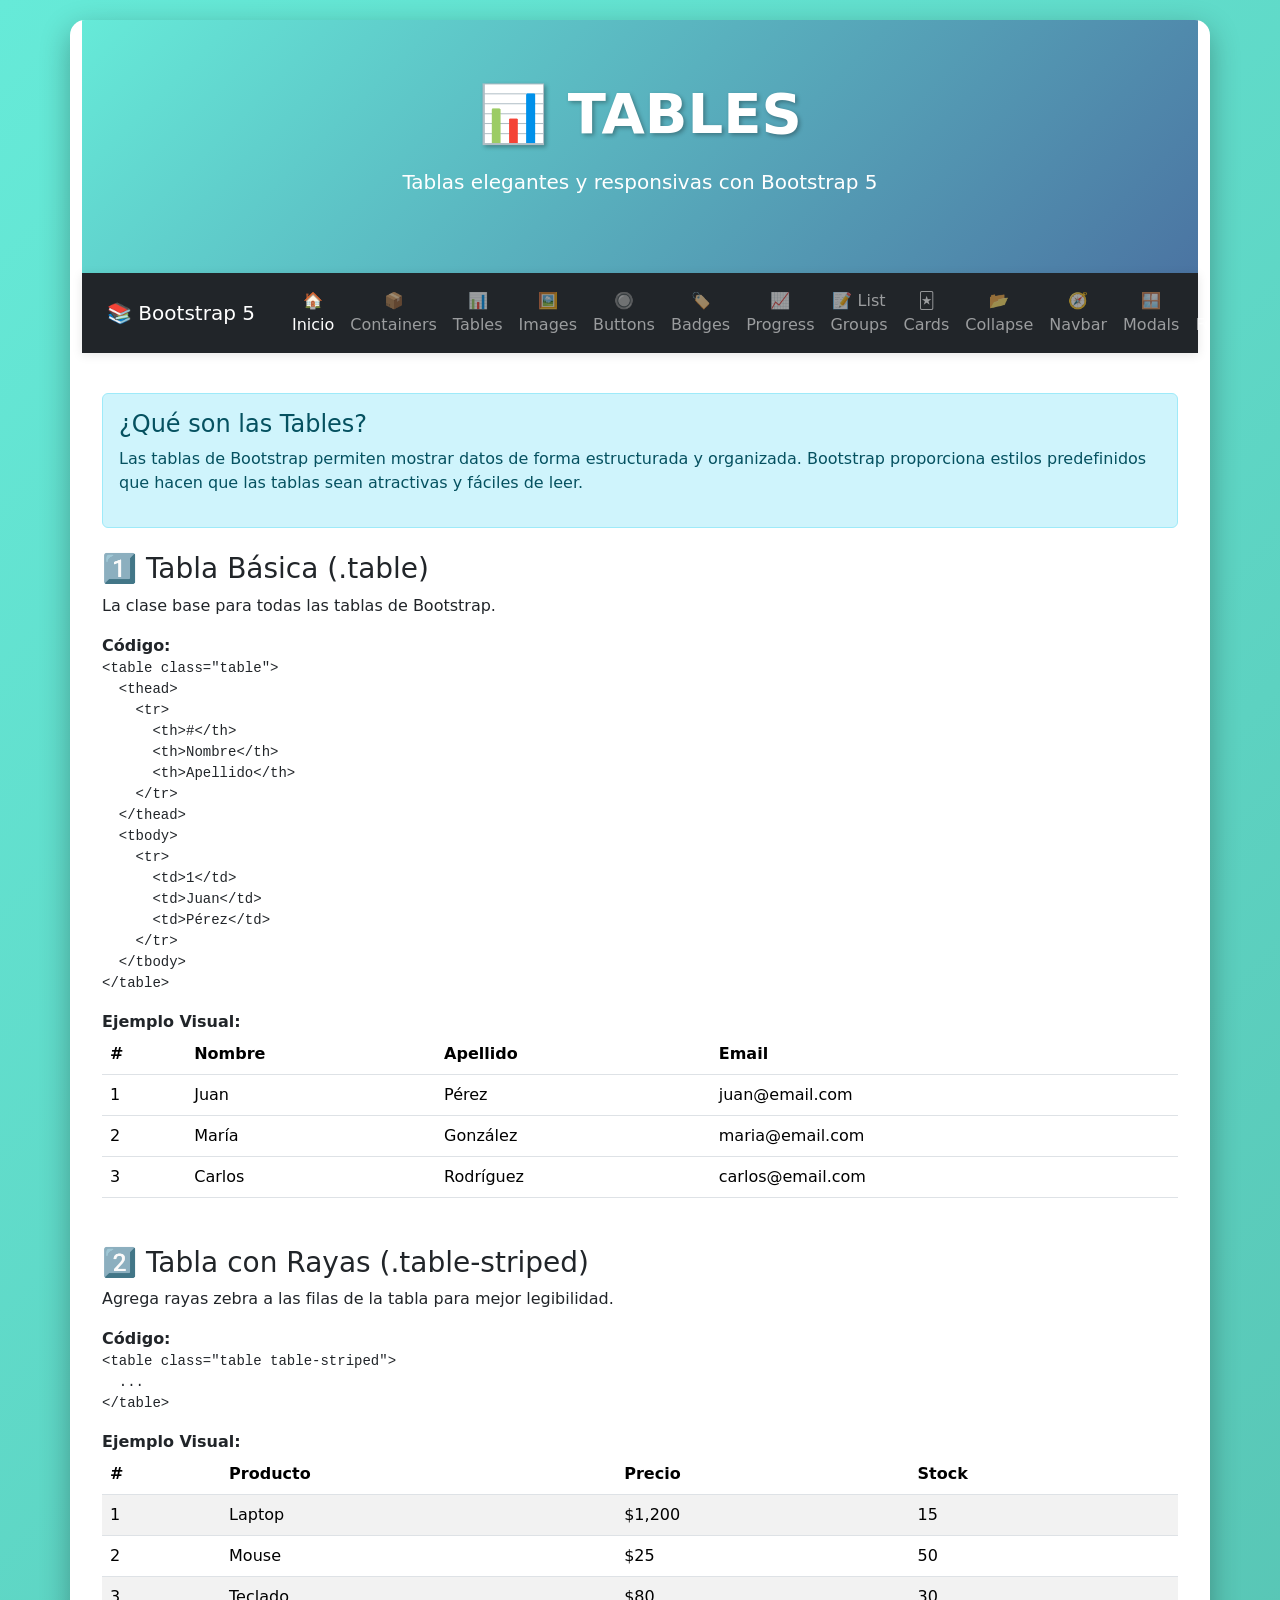
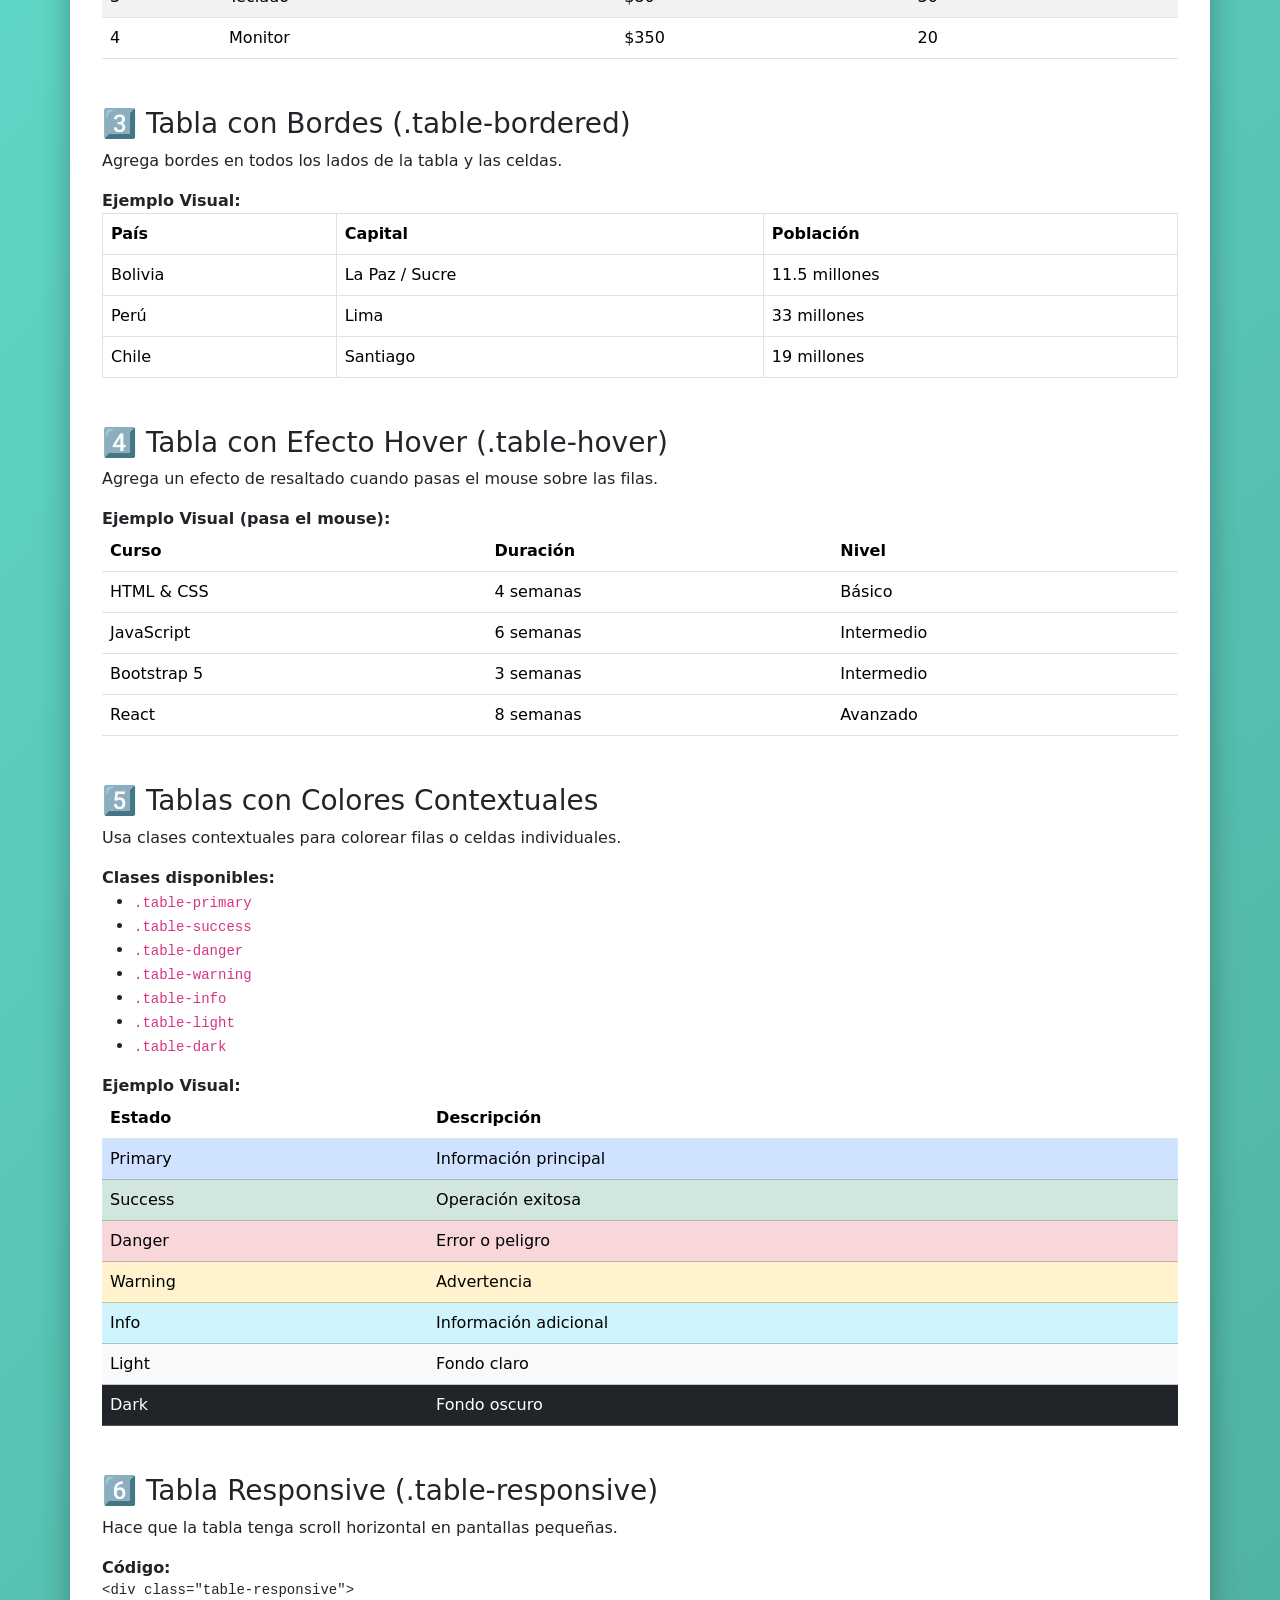
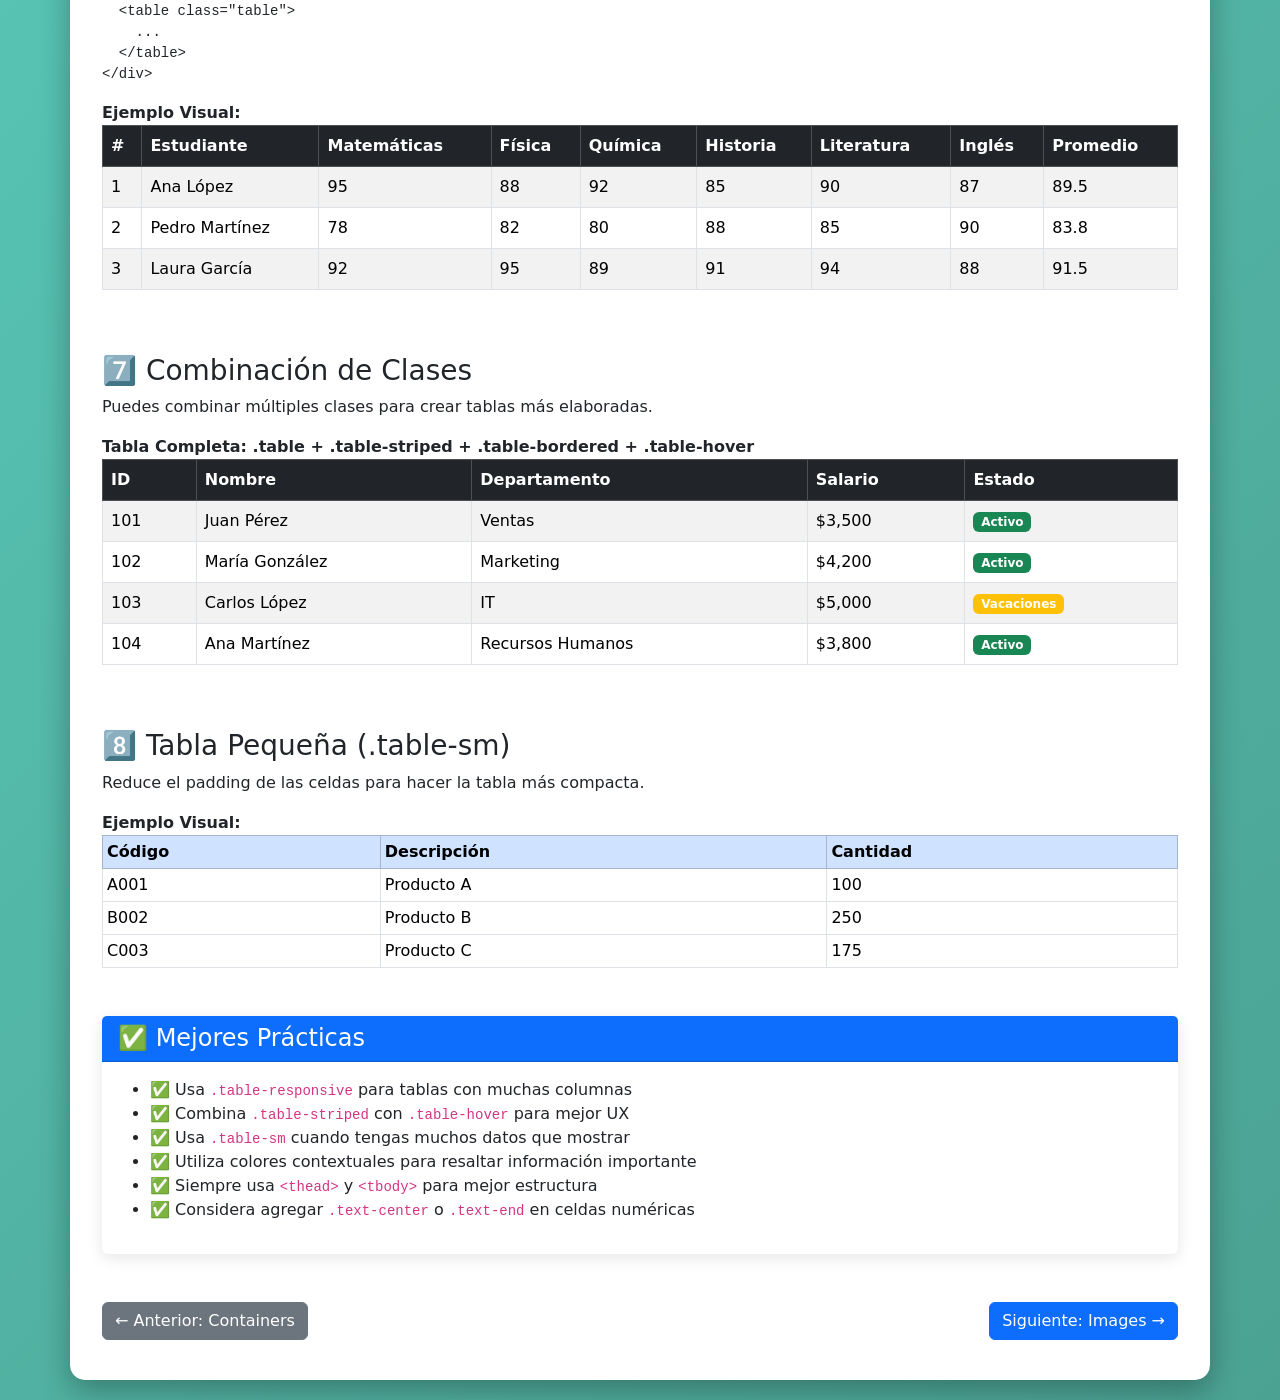
<file: tables.html>
<!DOCTYPE html>
<html lang="es">

<head>
    <meta charset="UTF-8">
    <meta name="viewport" content="width=device-width, initial-scale=1.0">
    <title>Tables - Bootstrap 5</title>
    <link rel="stylesheet" href="css/bootstrap.css">
</head>

<body>
    <div class="container main-container">
        <!-- Banner -->
        <div class="banner">
            <h1>📊 TABLES</h1>
            <p class="lead">Tablas elegantes y responsivas con Bootstrap 5</p>
        </div>

        <!-- Navbar -->
        <nav class="navbar navbar-expand-lg navbar-dark bg-dark sticky-top">
            <div class="container-fluid">
                <button class="navbar-brand btn btn-link text-white text-decoration-none" type="button"
                    data-bs-toggle="offcanvas" data-bs-target="#offcanvasMenu">
                    📚 Bootstrap 5
                </button>
                <button class="navbar-toggler" type="button" data-bs-toggle="collapse" data-bs-target="#mainNav">
                    <span class="navbar-toggler-icon"></span>
                </button>
                <div class="collapse navbar-collapse" id="mainNav">
                    <ul class="navbar-nav mx-auto text-center">
                        <li class="nav-item">
                            <a class="nav-link active" href="index.html">🏠 Inicio</a>
                        </li>
                        <li class="nav-item">
                            <a class="nav-link" href="containers.html">📦 Containers</a>
                        </li>
                        <li class="nav-item">
                            <a class="nav-link" href="tables.html">📊 Tables</a>
                        </li>
                        <li class="nav-item">
                            <a class="nav-link" href="images.html">🖼️ Images</a>
                        </li>
                        <li class="nav-item">
                            <a class="nav-link" href="buttons.html">🔘 Buttons</a>
                        </li>
                        <li class="nav-item">
                            <a class="nav-link" href="badges.html">🏷️ Badges</a>
                        </li>
                        <li class="nav-item">
                            <a class="nav-link" href="progress.html">📈 Progress</a>
                        </li>
                        <li class="nav-item">
                            <a class="nav-link" href="list_groups.html">📝 List Groups</a>
                        </li>
                        <li class="nav-item">
                            <a class="nav-link" href="cards.html">🃏 Cards</a>
                        </li>
                        <li class="nav-item">
                            <a class="nav-link" href="collapse.html">📂 Collapse</a>
                        </li>
                        <li class="nav-item">
                            <a class="nav-link" href="navbar.html">🧭 Navbar</a>
                        </li>
                        <li class="nav-item">
                            <a class="nav-link" href="modals.html">🪟 Modals</a>
                        </li>
                        <li class="nav-item">
                            <a class="nav-link" href="forms.html">📋 Forms</a>
                        </li>
                        <li class="nav-item">
                            <a class="nav-link" href="#sobre">😎 Autor</a>
                        </li>
                    </ul>
                </div>
            </div>
        </nav>

        <!-- offcanvas -->
        <div class="offcanvas offcanvas-start" tabindex="-1" id="offcanvasMenu">
            <div class="offcanvas-header bg-dark text-white">
                <h5 class="offcanvas-title">📚 Índice de Componentes</h5>
                <button type="button" class="btn-close btn-close-white" data-bs-dismiss="offcanvas"></button>
            </div>
            <div class="offcanvas-body p-0">
                <div class="list-group list-group-flush">
                    <a href="index.html" class="list-group-item list-group-item-action active">
                        🏠 <strong>Inicio</strong>
                    </a>

                    <div class="list-group-item bg-light">
                        <small class="text-muted fw-bold">COMPONENTES BÁSICOS</small>
                    </div>

                    <a href="containers.html" class="list-group-item list-group-item-action">
                        📦 Containers
                        <span class="badge bg-primary rounded-pill float-end">Básico</span>
                    </a>

                    <a href="tables.html" class="list-group-item list-group-item-action">
                        📊 Tables
                        <span class="badge bg-success rounded-pill float-end">Popular</span>
                    </a>

                    <a href="images.html" class="list-group-item list-group-item-action">
                        🖼️ Images
                    </a>

                    <a href="buttons.html" class="list-group-item list-group-item-action">
                        🔘 Buttons
                        <span class="badge bg-danger rounded-pill float-end">Esencial</span>
                    </a>

                    <a href="badges.html" class="list-group-item list-group-item-action">
                        🏷️ Badges
                    </a>

                    <a href="progress.html" class="list-group-item list-group-item-action">
                        📈 Progress
                    </a>

                    <div class="list-group-item bg-light">
                        <small class="text-muted fw-bold">COMPONENTES AVANZADOS</small>
                    </div>

                    <a href="list_groups.html" class="list-group-item list-group-item-action">
                        📝 List Groups
                    </a>

                    <a href="cards.html" class="list-group-item list-group-item-action">
                        🃏 Cards
                        <span class="badge bg-success rounded-pill float-end">Popular</span>
                    </a>

                    <a href="collapse.html" class="list-group-item list-group-item-action">
                        📂 Collapse
                    </a>

                    <a href="navbar.html" class="list-group-item list-group-item-action">
                        🧭 Navbar
                        <span class="badge bg-danger rounded-pill float-end">Esencial</span>
                    </a>

                    <a href="modals.html" class="list-group-item list-group-item-action">
                        🪟 Modals
                        <span class="badge bg-warning rounded-pill float-end">Importante</span>
                    </a>

                    <a href="forms.html" class="list-group-item list-group-item-action">
                        📋 Forms
                        <span class="badge bg-danger rounded-pill float-end">Esencial</span>
                    </a>

                    <div class="list-group-item bg-light">
                        <small class="text-muted fw-bold">INFORMACIÓN</small>
                    </div>

                    <a href="#sobre" class="list-group-item list-group-item-action" data-bs-dismiss="offcanvas">
                        😎 Sobre el Autor
                    </a>
                </div>
            </div>
        </div>


        <!-- Contenido -->
        <div class="section-content">
            <!-- Introducción -->
            <div class="alert alert-info">
                <h4>¿Qué son las Tables?</h4>
                <p>Las tablas de Bootstrap permiten mostrar datos de forma estructurada y organizada. Bootstrap
                    proporciona estilos predefinidos que hacen que las tablas sean atractivas y fáciles de leer.</p>
            </div>

            <!-- Tabla Básica -->
            <h3 class="mt-4">1️⃣ Tabla Básica (.table)</h3>
            <p>La clase base para todas las tablas de Bootstrap.</p>

            <div class="code-example">
                <strong>Código:</strong>
                <pre><code>&lt;table class="table"&gt;
  &lt;thead&gt;
    &lt;tr&gt;
      &lt;th&gt;#&lt;/th&gt;
      &lt;th&gt;Nombre&lt;/th&gt;
      &lt;th&gt;Apellido&lt;/th&gt;
    &lt;/tr&gt;
  &lt;/thead&gt;
  &lt;tbody&gt;
    &lt;tr&gt;
      &lt;td&gt;1&lt;/td&gt;
      &lt;td&gt;Juan&lt;/td&gt;
      &lt;td&gt;Pérez&lt;/td&gt;
    &lt;/tr&gt;
  &lt;/tbody&gt;
&lt;/table&gt;</code></pre>
            </div>

            <div class="example-box">
                <strong>Ejemplo Visual:</strong>
                <table class="table">
                    <thead>
                        <tr>
                            <th>#</th>
                            <th>Nombre</th>
                            <th>Apellido</th>
                            <th>Email</th>
                        </tr>
                    </thead>
                    <tbody>
                        <tr>
                            <td>1</td>
                            <td>Juan</td>
                            <td>Pérez</td>
                            <td>juan@email.com</td>
                        </tr>
                        <tr>
                            <td>2</td>
                            <td>María</td>
                            <td>González</td>
                            <td>maria@email.com</td>
                        </tr>
                        <tr>
                            <td>3</td>
                            <td>Carlos</td>
                            <td>Rodríguez</td>
                            <td>carlos@email.com</td>
                        </tr>
                    </tbody>
                </table>
            </div>

            <!-- Tabla Striped -->
            <h3 class="mt-5">2️⃣ Tabla con Rayas (.table-striped)</h3>
            <p>Agrega rayas zebra a las filas de la tabla para mejor legibilidad.</p>

            <div class="code-example">
                <strong>Código:</strong>
                <pre><code>&lt;table class="table table-striped"&gt;
  ...
&lt;/table&gt;</code></pre>
            </div>

            <div class="example-box">
                <strong>Ejemplo Visual:</strong>
                <table class="table table-striped">
                    <thead>
                        <tr>
                            <th>#</th>
                            <th>Producto</th>
                            <th>Precio</th>
                            <th>Stock</th>
                        </tr>
                    </thead>
                    <tbody>
                        <tr>
                            <td>1</td>
                            <td>Laptop</td>
                            <td>$1,200</td>
                            <td>15</td>
                        </tr>
                        <tr>
                            <td>2</td>
                            <td>Mouse</td>
                            <td>$25</td>
                            <td>50</td>
                        </tr>
                        <tr>
                            <td>3</td>
                            <td>Teclado</td>
                            <td>$80</td>
                            <td>30</td>
                        </tr>
                        <tr>
                            <td>4</td>
                            <td>Monitor</td>
                            <td>$350</td>
                            <td>20</td>
                        </tr>
                    </tbody>
                </table>
            </div>

            <!-- Tabla Bordered -->
            <h3 class="mt-5">3️⃣ Tabla con Bordes (.table-bordered)</h3>
            <p>Agrega bordes en todos los lados de la tabla y las celdas.</p>

            <div class="example-box">
                <strong>Ejemplo Visual:</strong>
                <table class="table table-bordered">
                    <thead>
                        <tr>
                            <th>País</th>
                            <th>Capital</th>
                            <th>Población</th>
                        </tr>
                    </thead>
                    <tbody>
                        <tr>
                            <td>Bolivia</td>
                            <td>La Paz / Sucre</td>
                            <td>11.5 millones</td>
                        </tr>
                        <tr>
                            <td>Perú</td>
                            <td>Lima</td>
                            <td>33 millones</td>
                        </tr>
                        <tr>
                            <td>Chile</td>
                            <td>Santiago</td>
                            <td>19 millones</td>
                        </tr>
                    </tbody>
                </table>
            </div>

            <!-- Tabla Hover -->
            <h3 class="mt-5">4️⃣ Tabla con Efecto Hover (.table-hover)</h3>
            <p>Agrega un efecto de resaltado cuando pasas el mouse sobre las filas.</p>

            <div class="example-box">
                <strong>Ejemplo Visual (pasa el mouse):</strong>
                <table class="table table-hover">
                    <thead>
                        <tr>
                            <th>Curso</th>
                            <th>Duración</th>
                            <th>Nivel</th>
                        </tr>
                    </thead>
                    <tbody>
                        <tr>
                            <td>HTML & CSS</td>
                            <td>4 semanas</td>
                            <td>Básico</td>
                        </tr>
                        <tr>
                            <td>JavaScript</td>
                            <td>6 semanas</td>
                            <td>Intermedio</td>
                        </tr>
                        <tr>
                            <td>Bootstrap 5</td>
                            <td>3 semanas</td>
                            <td>Intermedio</td>
                        </tr>
                        <tr>
                            <td>React</td>
                            <td>8 semanas</td>
                            <td>Avanzado</td>
                        </tr>
                    </tbody>
                </table>
            </div>

            <!-- Tabla con Colores -->
            <h3 class="mt-5">5️⃣ Tablas con Colores Contextuales</h3>
            <p>Usa clases contextuales para colorear filas o celdas individuales.</p>

            <div class="code-example">
                <strong>Clases disponibles:</strong>
                <ul>
                    <li><code>.table-primary</code></li>
                    <li><code>.table-success</code></li>
                    <li><code>.table-danger</code></li>
                    <li><code>.table-warning</code></li>
                    <li><code>.table-info</code></li>
                    <li><code>.table-light</code></li>
                    <li><code>.table-dark</code></li>
                </ul>
            </div>

            <div class="example-box">
                <strong>Ejemplo Visual:</strong>
                <table class="table">
                    <thead>
                        <tr>
                            <th>Estado</th>
                            <th>Descripción</th>
                        </tr>
                    </thead>
                    <tbody>
                        <tr class="table-primary">
                            <td>Primary</td>
                            <td>Información principal</td>
                        </tr>
                        <tr class="table-success">
                            <td>Success</td>
                            <td>Operación exitosa</td>
                        </tr>
                        <tr class="table-danger">
                            <td>Danger</td>
                            <td>Error o peligro</td>
                        </tr>
                        <tr class="table-warning">
                            <td>Warning</td>
                            <td>Advertencia</td>
                        </tr>
                        <tr class="table-info">
                            <td>Info</td>
                            <td>Información adicional</td>
                        </tr>
                        <tr class="table-light">
                            <td>Light</td>
                            <td>Fondo claro</td>
                        </tr>
                        <tr class="table-dark">
                            <td>Dark</td>
                            <td>Fondo oscuro</td>
                        </tr>
                    </tbody>
                </table>
            </div>

            <!-- Tabla Responsive -->
            <h3 class="mt-5">6️⃣ Tabla Responsive (.table-responsive)</h3>
            <p>Hace que la tabla tenga scroll horizontal en pantallas pequeñas.</p>

            <div class="code-example">
                <strong>Código:</strong>
                <pre><code>&lt;div class="table-responsive"&gt;
  &lt;table class="table"&gt;
    ...
  &lt;/table&gt;
&lt;/div&gt;</code></pre>
            </div>

            <div class="example-box">
                <strong>Ejemplo Visual:</strong>
                <div class="table-responsive">
                    <table class="table table-striped table-bordered">
                        <thead class="table-dark">
                            <tr>
                                <th>#</th>
                                <th>Estudiante</th>
                                <th>Matemáticas</th>
                                <th>Física</th>
                                <th>Química</th>
                                <th>Historia</th>
                                <th>Literatura</th>
                                <th>Inglés</th>
                                <th>Promedio</th>
                            </tr>
                        </thead>
                        <tbody>
                            <tr>
                                <td>1</td>
                                <td>Ana López</td>
                                <td>95</td>
                                <td>88</td>
                                <td>92</td>
                                <td>85</td>
                                <td>90</td>
                                <td>87</td>
                                <td>89.5</td>
                            </tr>
                            <tr>
                                <td>2</td>
                                <td>Pedro Martínez</td>
                                <td>78</td>
                                <td>82</td>
                                <td>80</td>
                                <td>88</td>
                                <td>85</td>
                                <td>90</td>
                                <td>83.8</td>
                            </tr>
                            <tr>
                                <td>3</td>
                                <td>Laura García</td>
                                <td>92</td>
                                <td>95</td>
                                <td>89</td>
                                <td>91</td>
                                <td>94</td>
                                <td>88</td>
                                <td>91.5</td>
                            </tr>
                        </tbody>
                    </table>
                </div>
            </div>

            <!-- Combinación de Clases -->
            <h3 class="mt-5">7️⃣ Combinación de Clases</h3>
            <p>Puedes combinar múltiples clases para crear tablas más elaboradas.</p>

            <div class="example-box">
                <strong>Tabla Completa: .table + .table-striped + .table-bordered + .table-hover</strong>
                <div class="table-responsive">
                    <table class="table table-striped table-bordered table-hover">
                        <thead class="table-dark">
                            <tr>
                                <th>ID</th>
                                <th>Nombre</th>
                                <th>Departamento</th>
                                <th>Salario</th>
                                <th>Estado</th>
                            </tr>
                        </thead>
                        <tbody>
                            <tr>
                                <td>101</td>
                                <td>Juan Pérez</td>
                                <td>Ventas</td>
                                <td>$3,500</td>
                                <td><span class="badge bg-success">Activo</span></td>
                            </tr>
                            <tr>
                                <td>102</td>
                                <td>María González</td>
                                <td>Marketing</td>
                                <td>$4,200</td>
                                <td><span class="badge bg-success">Activo</span></td>
                            </tr>
                            <tr>
                                <td>103</td>
                                <td>Carlos López</td>
                                <td>IT</td>
                                <td>$5,000</td>
                                <td><span class="badge bg-warning">Vacaciones</span></td>
                            </tr>
                            <tr>
                                <td>104</td>
                                <td>Ana Martínez</td>
                                <td>Recursos Humanos</td>
                                <td>$3,800</td>
                                <td><span class="badge bg-success">Activo</span></td>
                            </tr>
                        </tbody>
                    </table>
                </div>
            </div>

            <!-- Tabla Small -->
            <h3 class="mt-5">8️⃣ Tabla Pequeña (.table-sm)</h3>
            <p>Reduce el padding de las celdas para hacer la tabla más compacta.</p>

            <div class="example-box">
                <strong>Ejemplo Visual:</strong>
                <table class="table table-sm table-bordered">
                    <thead class="table-primary">
                        <tr>
                            <th>Código</th>
                            <th>Descripción</th>
                            <th>Cantidad</th>
                        </tr>
                    </thead>
                    <tbody>
                        <tr>
                            <td>A001</td>
                            <td>Producto A</td>
                            <td>100</td>
                        </tr>
                        <tr>
                            <td>B002</td>
                            <td>Producto B</td>
                            <td>250</td>
                        </tr>
                        <tr>
                            <td>C003</td>
                            <td>Producto C</td>
                            <td>175</td>
                        </tr>
                    </tbody>
                </table>
            </div>

            <!-- Mejores Prácticas -->
            <div class="card mt-5">
                <div class="card-header bg-primary text-white">
                    <h4 class="mb-0">✅ Mejores Prácticas</h4>
                </div>
                <div class="card-body">
                    <ul>
                        <li>✅ Usa <code>.table-responsive</code> para tablas con muchas columnas</li>
                        <li>✅ Combina <code>.table-striped</code> con <code>.table-hover</code> para mejor UX</li>
                        <li>✅ Usa <code>.table-sm</code> cuando tengas muchos datos que mostrar</li>
                        <li>✅ Utiliza colores contextuales para resaltar información importante</li>
                        <li>✅ Siempre usa <code>&lt;thead&gt;</code> y <code>&lt;tbody&gt;</code> para mejor estructura
                        </li>
                        <li>✅ Considera agregar <code>.text-center</code> o <code>.text-end</code> en celdas numéricas
                        </li>
                    </ul>
                </div>
            </div>

            <!-- Navegación -->
            <div class="d-flex justify-content-between mt-5">
                <a href="containers.html" class="btn btn-secondary">← Anterior: Containers</a>
                <a href="images.html" class="btn btn-primary">Siguiente: Images →</a>
            </div>
        </div>
    </div>

    <script src="js/bootstrap.bundle.min.js"></script>
</body>

</html>
</file>
